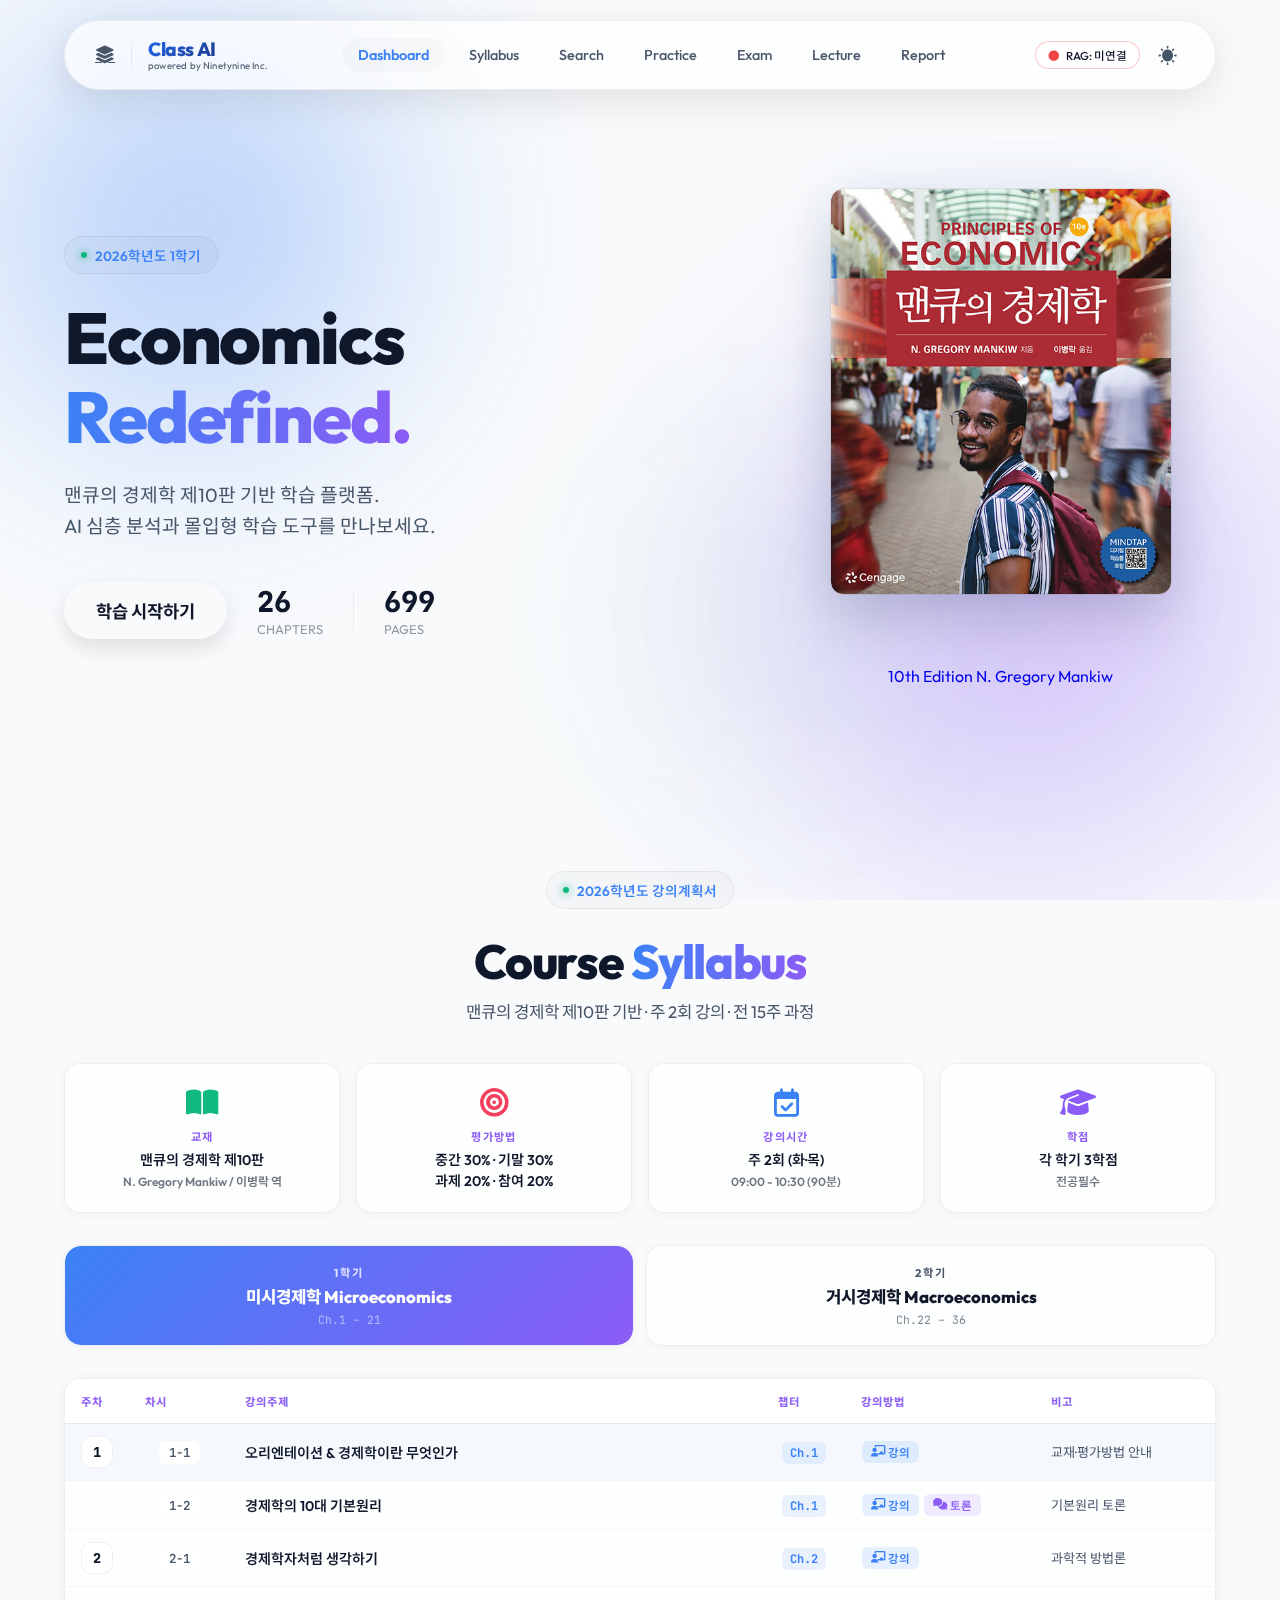
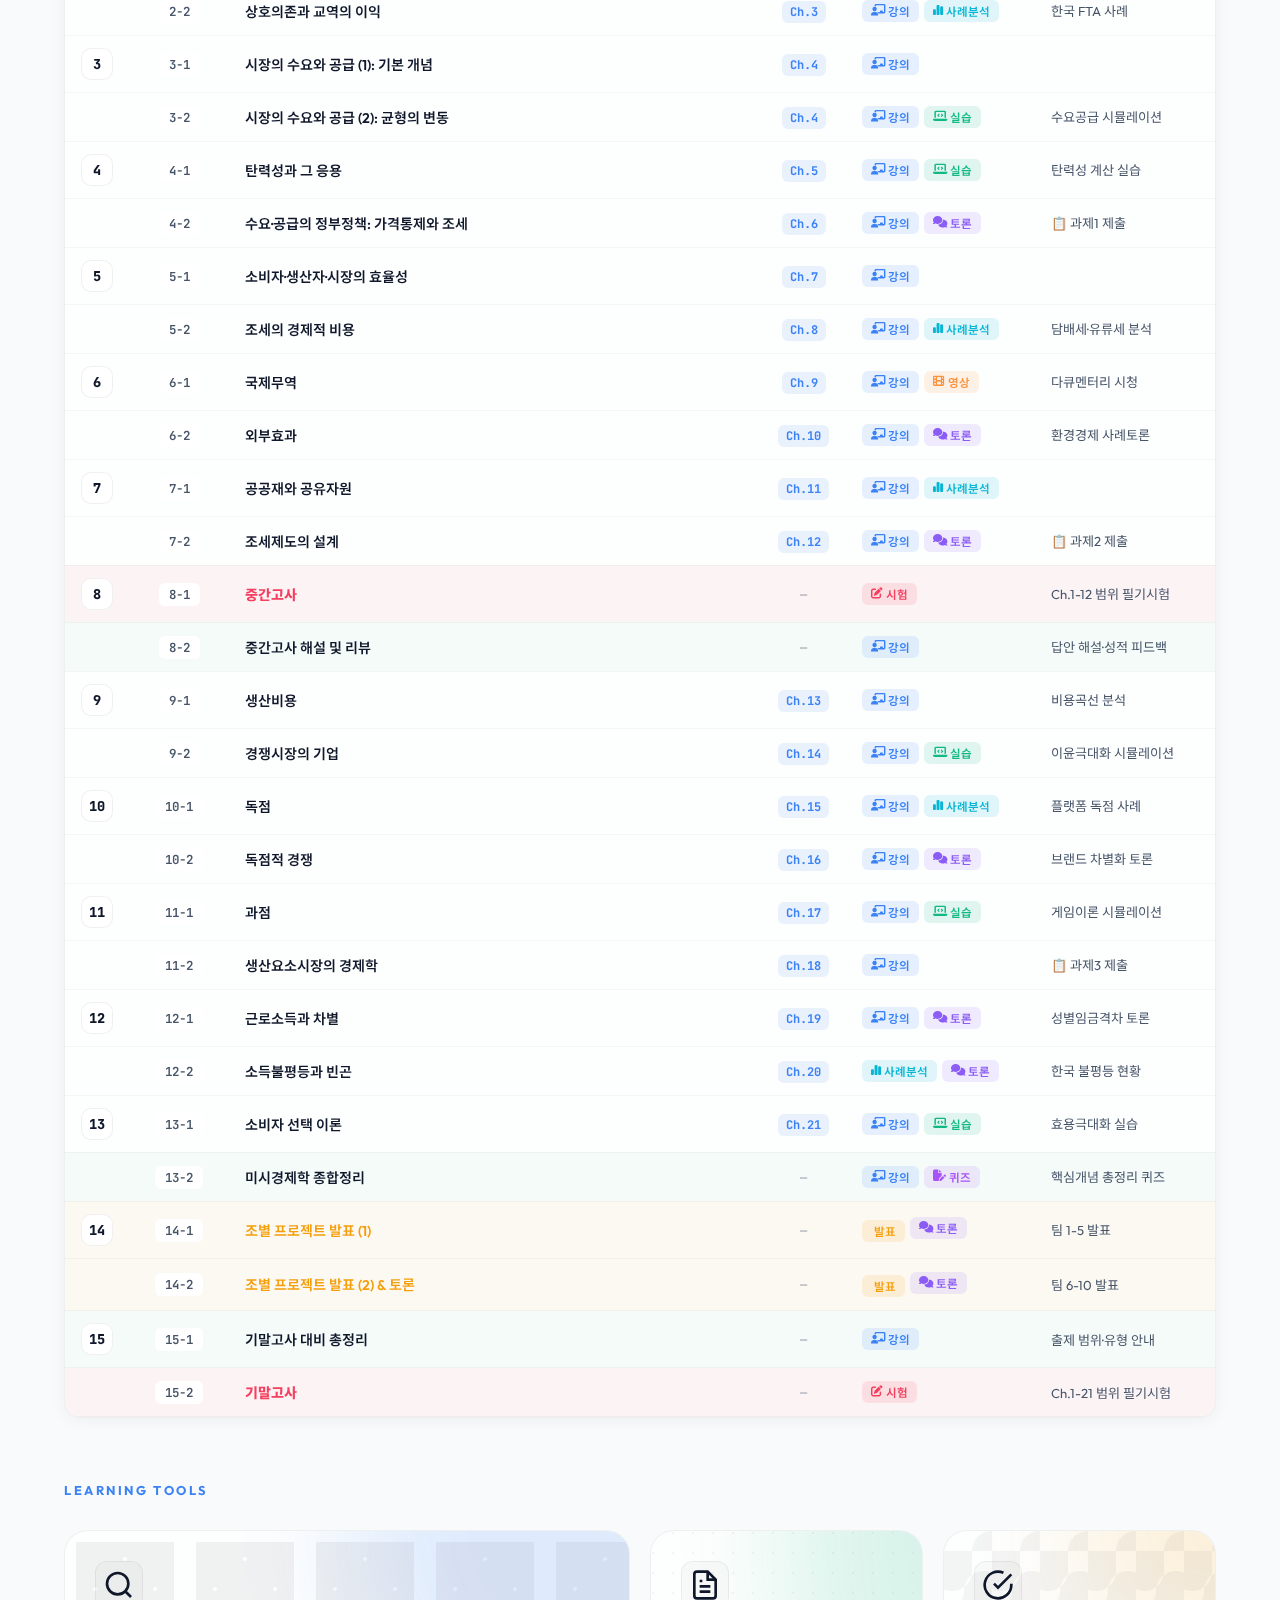
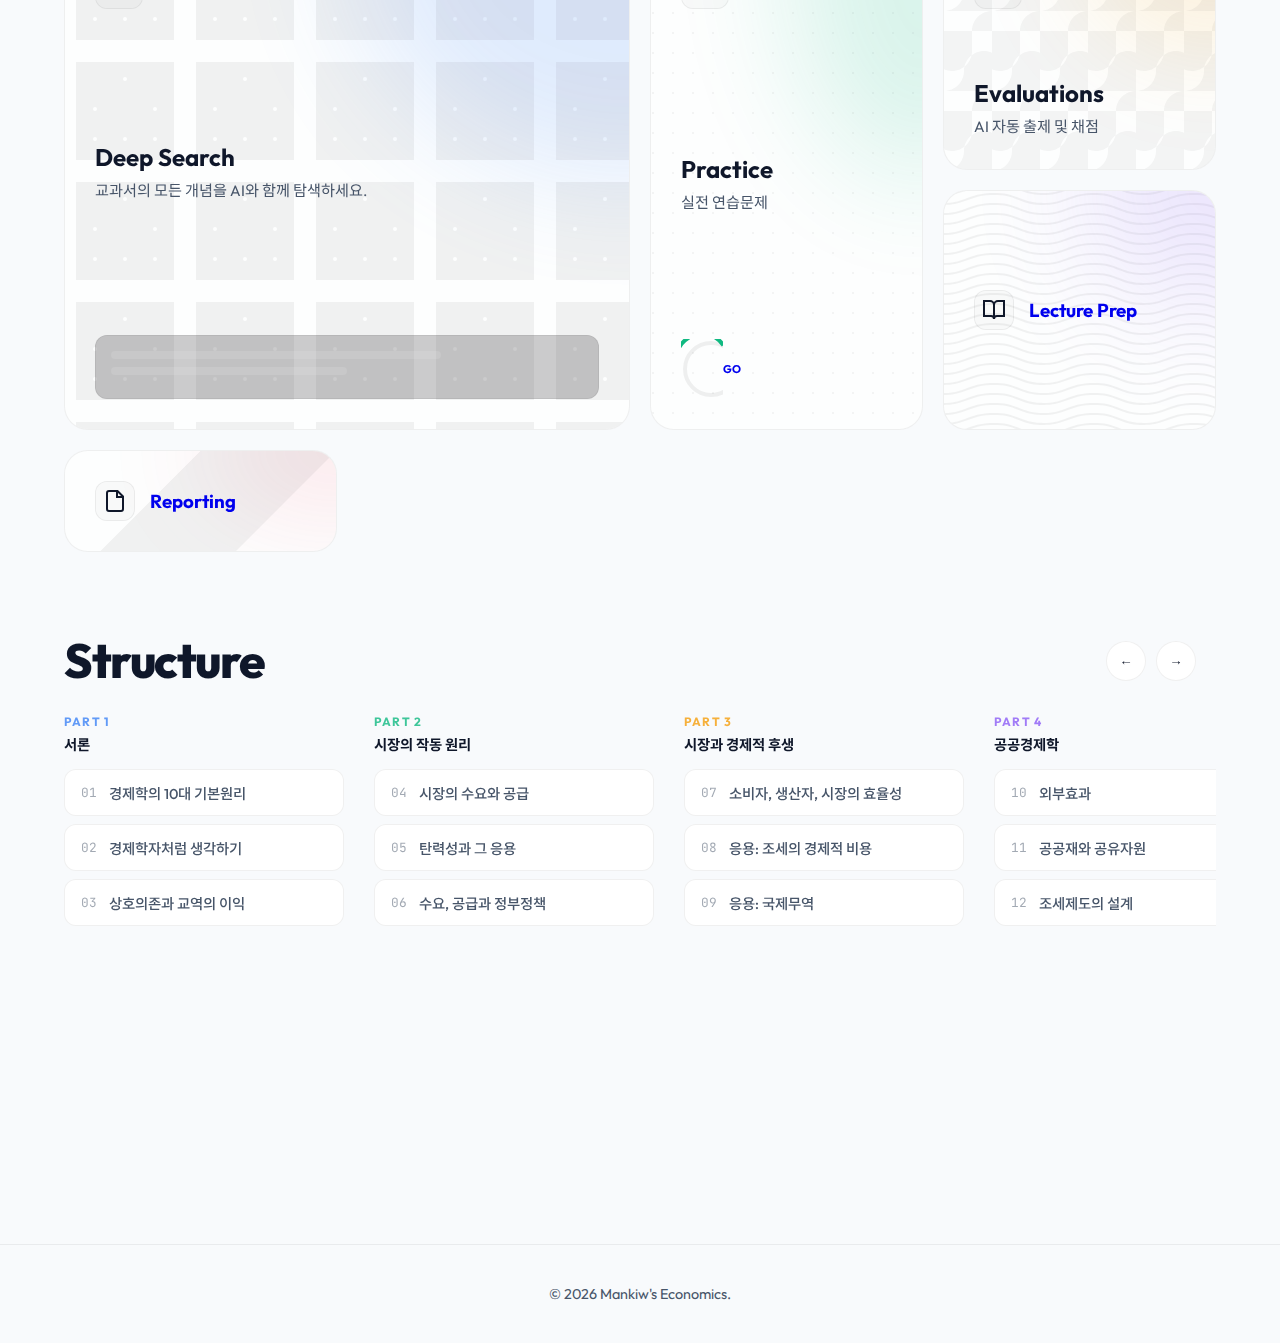
<file: index.html>
<!DOCTYPE html>
<html lang="ko">

<head>
  <meta charset="UTF-8">
  <meta name="viewport" content="width=device-width, initial-scale=1.0">
  <title>Mankiw's Economics | Premium Learning Platform</title>
  <link rel="stylesheet" href="css/style.css">
  <script>
    // FOUC 방지 및 테마 초기화
    (function () {
      const t = localStorage.getItem('mankiw_theme') ||
        (window.matchMedia('(prefers-color-scheme: dark)').matches ? 'dark' : 'light');
      document.documentElement.setAttribute('data-theme', t);
    })();
  </script>
</head>

<body>
  <!-- Dynamic Background Wrapper -->
  <div class="aurora-bg">
    <div class="aurora-blob blob-1"></div>
    <div class="aurora-blob blob-2"></div>
    <div class="aurora-blob blob-3"></div>
  </div>

  <div class="main-content">

    <!-- Hero Section: Immersive & Bold -->
    <section class="hero-section">
      <div class="hero-content">
        <div class="badge-glass">
          <span class="pulse-dot"></span> 2026학년도 1학기
        </div>
        <h1 class="hero-title">
          Economics<br>
          <span class="gradient-text-animated">Redefined.</span>
        </h1>
        <p class="hero-desc">
          맨큐의 경제학 제10판 기반 학습 플랫폼.<br>
          AI 심층 분석과 몰입형 학습 도구를 만나보세요.
        </p>
        <div class="hero-actions">
          <a href="search.html" class="btn-glow">학습 시작하기</a>
          <div class="hero-status">
            <span class="status-value" data-count="36">0</span>
            <span class="status-label">Chapters</span>
          </div>
          <div class="hero-divider"></div>
          <div class="hero-status">
            <span class="status-value" data-count="992">0</span>
            <span class="status-label">Pages</span>
          </div>
        </div>
      </div>

      <!-- Textbook Cover Visual -->
      <!-- Textbook Cover Visual (Clickable) -->
      <div class="hero-visual">
        <a href="https://product.kyobobook.co.kr/detail/S000215768656" target="_blank" class="book-link-wrapper"
          title="교보문고에서 책 구매하기">
          <div class="book-showcase">
            <div class="book-glow"></div>
            <div class="book-card">
              <img src="img/textbook_cover.jpg" alt="맨큐의 경제학 제10판 - Principles of Economics 10th Edition"
                class="book-cover-img">
            </div>
            <div class="book-reflection"></div>
            <div class="book-info-badge">
              <span class="edition-tag">10th Edition</span>
              <span class="author-name">N. Gregory Mankiw</span>
            </div>
          </div>
        </a>
      </div>
    </section>

    <!-- ══════════════════════════════════════
         SYLLABUS SECTION
         ══════════════════════════════════════ -->
    <section class="syllabus-section" id="syllabus">
      <div class="syllabus-header">
        <div class="badge-glass"><span class="pulse-dot"></span> 2026학년도 강의계획서</div>
        <h2 class="section-title">Course <span class="gradient-text-animated">Syllabus</span></h2>
        <p style="color: var(--text-muted); font-size: 1.05rem; margin-top: 0.5rem;">
          맨큐의 경제학 제10판 기반 · 주 2회 강의 · 전 15주 과정
        </p>
      </div>

      <!-- Course Info Cards -->
      <div class="syllabus-info-grid">
        <div class="syl-info-card">
          <div class="syl-info-icon"><i class="fa-solid fa-book-open" style="color:var(--accent-emerald)"></i></div>
          <div class="syl-info-label">교재</div>
          <div class="syl-info-value">맨큐의 경제학 제10판<br><span style="font-size:0.75rem;opacity:0.6">N. Gregory Mankiw /
              이병락 역</span></div>
        </div>
        <div class="syl-info-card">
          <div class="syl-info-icon"><i class="fa-solid fa-bullseye" style="color:var(--accent-rose)"></i></div>
          <div class="syl-info-label">평가방법</div>
          <div class="syl-info-value">중간 30% · 기말 30%<br>과제 20% · 참여 20%</div>
        </div>
        <div class="syl-info-card">
          <div class="syl-info-icon"><i class="fa-regular fa-calendar-check" style="color:var(--accent-primary)"></i>
          </div>
          <div class="syl-info-label">강의시간</div>
          <div class="syl-info-value">주 2회 (화·목)<br><span style="font-size:0.75rem;opacity:0.6">09:00 - 10:30
              (90분)</span></div>
        </div>
        <div class="syl-info-card">
          <div class="syl-info-icon"><i class="fa-solid fa-graduation-cap" style="color:var(--accent-violet)"></i></div>
          <div class="syl-info-label">학점</div>
          <div class="syl-info-value">각 학기 3학점<br><span style="font-size:0.75rem;opacity:0.6">전공필수</span></div>
        </div>
      </div>

      <!-- Semester Tabs -->
      <div class="semester-switcher">
        <button class="semester-tab active" onclick="switchSemester(1, this)">
          <span class="sem-num">1학기</span>
          <span class="sem-name">미시경제학 Microeconomics</span>
          <span class="sem-chapters">Ch.1 – 21</span>
        </button>
        <button class="semester-tab" onclick="switchSemester(2, this)">
          <span class="sem-num">2학기</span>
          <span class="sem-name">거시경제학 Macroeconomics</span>
          <span class="sem-chapters">Ch.22 – 36</span>
        </button>
      </div>

      <!-- Table Container -->
      <div id="syllabusTableContainer"></div>
    </section>

    <!-- Bento Grid Navigation -->
    <section class="bento-section">
      <h2 class="section-label">LEARNING TOOLS</h2>
      <div class="bento-grid">

        <!-- Search: Main Large Card -->
        <a href="search.html" class="bento-card card-large card-search spotlight" data-tilt>
          <div class="card-bg-glow blue"></div>
          <div class="card-content">
            <div class="card-icon-wrapper">
              <svg width="32" height="32" viewBox="0 0 24 24" fill="none" stroke="currentColor" stroke-width="2">
                <circle cx="11" cy="11" r="8"></circle>
                <line x1="21" y1="21" x2="16.65" y2="16.65"></line>
              </svg>
            </div>
            <div class="card-text">
              <h3>Deep Search</h3>
              <p>교과서의 모든 개념을 AI와 함께 탐색하세요.</p>
            </div>
            <div class="card-visual-decoration search-ui">
              <div class="skeleton-line w-70"></div>
              <div class="skeleton-line w-50"></div>
            </div>
          </div>
        </a>

        <!-- Practice: Tall Card -->
        <a href="practice.html" class="bento-card card-tall card-practice spotlight" data-tilt>
          <div class="card-bg-glow emerald"></div>
          <div class="card-content">
            <div class="card-icon-wrapper">
              <svg width="32" height="32" viewBox="0 0 24 24" fill="none" stroke="currentColor" stroke-width="2">
                <path d="M14 2H6a2 2 0 0 0-2 2v16a2 2 0 0 0 2 2h12a2 2 0 0 0 2-2V8z"></path>
                <polyline points="14 2 14 8 20 8"></polyline>
                <line x1="16" y1="13" x2="8" y2="13"></line>
                <line x1="16" y1="17" x2="8" y2="17"></line>
                <polyline points="10 9 9 9 8 9"></polyline>
              </svg>
            </div>
            <div class="card-text">
              <h3>Practice</h3>
              <p>실전 연습문제</p>
            </div>
            <div class="progress-ring-mini">
              <svg width="60" height="60">
                <circle r="26" cx="30" cy="30" class="circle-bg" />
                <circle r="26" cx="30" cy="30" class="circle-progress" />
              </svg>
              <span>GO</span>
            </div>
          </div>
        </a>

        <!-- Exam: Medium Card -->
        <a href="exam.html" class="bento-card card-medium card-evaluations spotlight" data-tilt>
          <div class="card-bg-glow amber"></div>
          <div class="card-content">
            <div class="card-icon-wrapper">
              <svg width="32" height="32" viewBox="0 0 24 24" fill="none" stroke="currentColor" stroke-width="2">
                <path d="M22 11.08V12a10 10 0 1 1-5.93-9.14"></path>
                <polyline points="22 4 12 14.01 9 11.01"></polyline>
              </svg>
            </div>
            <div class="card-text">
              <h3>Evaluations</h3>
              <p>AI 자동 출제 및 채점</p>
            </div>
          </div>
        </a>

        <!-- Custom Tools: Small Cards Group -->
        <a href="lecture.html" class="bento-card card-small card-lecture spotlight" data-tilt>
          <div class="card-bg-glow violet"></div>
          <div class="card-content row">
            <div class="card-icon-wrapper small">
              <svg width="24" height="24" viewBox="0 0 24 24" fill="none" stroke="currentColor" stroke-width="2">
                <path d="M2 3h6a4 4 0 0 1 4 4v14a3 3 0 0 0-3-3H2z"></path>
                <path d="M22 3h-6a4 4 0 0 0-4 4v14a3 3 0 0 1 3-3h7z"></path>
              </svg>
            </div>
            <div>
              <h3>Lecture Prep</h3>
            </div>
          </div>
        </a>

        <a href="report.html" class="bento-card card-small card-reporting spotlight" data-tilt>
          <div class="card-bg-glow rose"></div>
          <div class="card-content row">
            <div class="card-icon-wrapper small">
              <svg width="24" height="24" viewBox="0 0 24 24" fill="none" stroke="currentColor" stroke-width="2">
                <path d="M14.5 2H6a2 2 0 0 0-2 2v16a2 2 0 0 0 2 2h12a2 2 0 0 0 2-2V7.5L14.5 2z"></path>
                <polyline points="14 2 14 8 20 8"></polyline>
              </svg>
            </div>
            <div>
              <h3>Reporting</h3>
            </div>
          </div>
        </a>

      </div>
    </section>

    <!-- Chapter Horizontal Scroll -->
    <section class="section">
      <div class="section-header-row">
        <h2 class="section-title">Structure</h2>
        <div class="scroll-controls">
          <button class="scroll-btn prev">←</button>
          <button class="scroll-btn next">→</button>
        </div>
      </div>
      <div class="chapter-scroll-container" id="chapterOverview">
        <!-- JS injected chapters -->
      </div>
    </section>
  </div>

  <script src="js/data.js"></script>
  <script src="js/key_manager.js"></script>
  <script src="js/rag_client.js"></script>
  <script src="js/common.js"></script>
  <script>
    // Navbar & Footer handled automatically by common.js

    // ══════════════════════════════════════
    //  SYLLABUS DATA & RENDERING
    // ══════════════════════════════════════
    const METHOD_COLORS = {
      '강의': { bg: 'rgba(59,130,246,0.12)', color: 'var(--accent-primary)', icon: '<i class="fa-solid fa-chalkboard-user"></i>' },
      '토론': { bg: 'rgba(139,92,246,0.12)', color: 'var(--accent-violet)', icon: '<i class="fa-solid fa-comments"></i>' },
      '발표': { bg: 'rgba(245,158,11,0.12)', color: 'var(--accent-amber)', icon: '<i class="fa-solid fa-presentation-screen"></i>' },
      '실습': { bg: 'rgba(16,185,129,0.12)', color: 'var(--accent-emerald)', icon: '<i class="fa-solid fa-laptop-code"></i>' },
      '시험': { bg: 'rgba(244,63,94,0.12)', color: 'var(--accent-rose)', icon: '<i class="fa-solid fa-pen-to-square"></i>' },
      '사례분석': { bg: 'rgba(6,182,212,0.12)', color: '#06B6D4', icon: '<i class="fa-solid fa-chart-simple"></i>' },
      '영상': { bg: 'rgba(251,146,60,0.12)', color: '#FB923C', icon: '<i class="fa-solid fa-film"></i>' },
      '퀴즈': { bg: 'rgba(168,85,247,0.12)', color: '#A855F7', icon: '<i class="fa-solid fa-file-pen"></i>' }
    };

    const SYLLABUS = {
      1: [
        // Week 1
        { w: 1, s: '1-1', topic: '오리엔테이션 & 경제학이란 무엇인가', ch: 1, methods: ['강의'], note: '교재·평가방법 안내', type: 'intro' },
        { w: 1, s: '1-2', topic: '경제학의 10대 기본원리', ch: 1, methods: ['강의', '토론'], note: '기본원리 토론' },
        // Week 2
        { w: 2, s: '2-1', topic: '경제학자처럼 생각하기', ch: 2, methods: ['강의'], note: '과학적 방법론' },
        { w: 2, s: '2-2', topic: '상호의존과 교역의 이익', ch: 3, methods: ['강의', '사례분석'], note: '한국 FTA 사례' },
        // Week 3
        { w: 3, s: '3-1', topic: '시장의 수요와 공급 (1): 기본 개념', ch: 4, methods: ['강의'], note: '' },
        { w: 3, s: '3-2', topic: '시장의 수요와 공급 (2): 균형의 변동', ch: 4, methods: ['강의', '실습'], note: '수요공급 시뮬레이션' },
        // Week 4
        { w: 4, s: '4-1', topic: '탄력성과 그 응용', ch: 5, methods: ['강의', '실습'], note: '탄력성 계산 실습' },
        { w: 4, s: '4-2', topic: '수요·공급의 정부정책: 가격통제와 조세', ch: 6, methods: ['강의', '토론'], note: '📋 과제1 제출' },
        // Week 5
        { w: 5, s: '5-1', topic: '소비자·생산자·시장의 효율성', ch: 7, methods: ['강의'], note: '' },
        { w: 5, s: '5-2', topic: '조세의 경제적 비용', ch: 8, methods: ['강의', '사례분석'], note: '담배세·유류세 분석' },
        // Week 6
        { w: 6, s: '6-1', topic: '국제무역', ch: 9, methods: ['강의', '영상'], note: '다큐멘터리 시청' },
        { w: 6, s: '6-2', topic: '외부효과', ch: 10, methods: ['강의', '토론'], note: '환경경제 사례토론' },
        // Week 7
        { w: 7, s: '7-1', topic: '공공재와 공유자원', ch: 11, methods: ['강의', '사례분석'], note: '' },
        { w: 7, s: '7-2', topic: '조세제도의 설계', ch: 12, methods: ['강의', '토론'], note: '📋 과제2 제출' },
        // Week 8 - Midterm
        { w: 8, s: '8-1', topic: '중간고사', ch: null, methods: ['시험'], note: 'Ch.1-12 범위 필기시험', type: 'exam' },
        { w: 8, s: '8-2', topic: '중간고사 해설 및 리뷰', ch: null, methods: ['강의'], note: '답안 해설·성적 피드백', type: 'review' },
        // Week 9
        { w: 9, s: '9-1', topic: '생산비용', ch: 13, methods: ['강의'], note: '비용곡선 분석' },
        { w: 9, s: '9-2', topic: '경쟁시장의 기업', ch: 14, methods: ['강의', '실습'], note: '이윤극대화 시뮬레이션' },
        // Week 10
        { w: 10, s: '10-1', topic: '독점', ch: 15, methods: ['강의', '사례분석'], note: '플랫폼 독점 사례' },
        { w: 10, s: '10-2', topic: '독점적 경쟁', ch: 16, methods: ['강의', '토론'], note: '브랜드 차별화 토론' },
        // Week 11
        { w: 11, s: '11-1', topic: '과점', ch: 17, methods: ['강의', '실습'], note: '게임이론 시뮬레이션' },
        { w: 11, s: '11-2', topic: '생산요소시장의 경제학', ch: 18, methods: ['강의'], note: '📋 과제3 제출' },
        // Week 12
        { w: 12, s: '12-1', topic: '근로소득과 차별', ch: 19, methods: ['강의', '토론'], note: '성별임금격차 토론' },
        { w: 12, s: '12-2', topic: '소득불평등과 빈곤', ch: 20, methods: ['사례분석', '토론'], note: '한국 불평등 현황' },
        // Week 13
        { w: 13, s: '13-1', topic: '소비자 선택 이론', ch: 21, methods: ['강의', '실습'], note: '효용극대화 실습' },
        { w: 13, s: '13-2', topic: '미시경제학 종합정리', ch: null, methods: ['강의', '퀴즈'], note: '핵심개념 총정리 퀴즈', type: 'review' },
        // Week 14 - Presentations
        { w: 14, s: '14-1', topic: '조별 프로젝트 발표 (1)', ch: null, methods: ['발표', '토론'], note: '팀 1-5 발표', type: 'presentation' },
        { w: 14, s: '14-2', topic: '조별 프로젝트 발표 (2) & 토론', ch: null, methods: ['발표', '토론'], note: '팀 6-10 발표', type: 'presentation' },
        // Week 15 - Final
        { w: 15, s: '15-1', topic: '기말고사 대비 총정리', ch: null, methods: ['강의'], note: '출제 범위·유형 안내', type: 'review' },
        { w: 15, s: '15-2', topic: '기말고사', ch: null, methods: ['시험'], note: 'Ch.1-21 범위 필기시험', type: 'exam' }
      ],
      2: [
        // Week 1
        { w: 1, s: '1-1', topic: '거시경제학 개관 & 오리엔테이션', ch: null, methods: ['강의'], note: '1학기 핵심 복습', type: 'intro' },
        { w: 1, s: '1-2', topic: '국민소득의 측정: GDP', ch: 22, methods: ['강의', '실습'], note: 'GDP 계산 실습' },
        // Week 2
        { w: 2, s: '2-1', topic: '생활비의 측정: CPI', ch: 23, methods: ['강의', '실습'], note: 'CPI 계산 실습' },
        { w: 2, s: '2-2', topic: '생산과 성장', ch: 24, methods: ['강의', '사례분석'], note: '한국 성장요인 분석' },
        // Week 3
        { w: 3, s: '3-1', topic: '저축, 투자와 금융제도', ch: 25, methods: ['강의'], note: '' },
        { w: 3, s: '3-2', topic: '금융시장의 기본 분석도구', ch: 26, methods: ['강의', '사례분석'], note: '주식시장 분석 사례' },
        // Week 4
        { w: 4, s: '4-1', topic: '실업', ch: 27, methods: ['강의', '토론'], note: '청년실업 현안 토론' },
        { w: 4, s: '4-2', topic: '화폐제도', ch: 28, methods: ['강의', '영상'], note: '📋 과제1 제출' },
        // Week 5
        { w: 5, s: '5-1', topic: '화폐의 성장과 인플레이션', ch: 29, methods: ['강의'], note: '초인플레이션 사례' },
        { w: 5, s: '5-2', topic: '개방경제의 거시경제학: 기본 개념', ch: 30, methods: ['강의', '실습'], note: '환율 데이터 분석' },
        // Week 6
        { w: 6, s: '6-1', topic: '개방경제의 거시경제 이론', ch: 31, methods: ['강의', '사례분석'], note: '외환위기 사례' },
        { w: 6, s: '6-2', topic: '총수요와 총공급 (1): 기본 모형', ch: 32, methods: ['강의'], note: '' },
        // Week 7
        { w: 7, s: '7-1', topic: '총수요와 총공급 (2): 경기변동 분석', ch: 32, methods: ['사례분석', '토론'], note: '📋 과제2 제출' },
        { w: 7, s: '7-2', topic: '통화·재정정책이 총수요에 미치는 영향', ch: 33, methods: ['강의', '토론'], note: '정책 효과 토론' },
        // Week 8 - Midterm
        { w: 8, s: '8-1', topic: '중간고사', ch: null, methods: ['시험'], note: 'Ch.22-33 범위 필기시험', type: 'exam' },
        { w: 8, s: '8-2', topic: '중간고사 해설 및 경제지표 분석 실습', ch: null, methods: ['강의', '실습'], note: '답안 해설·지표 분석', type: 'review' },
        // Week 9
        { w: 9, s: '9-1', topic: '인플레이션과 실업의 상충관계 (1)', ch: 34, methods: ['강의'], note: '필립스 곡선 이론' },
        { w: 9, s: '9-2', topic: '인플레이션과 실업의 상충관계 (2)', ch: 34, methods: ['실습', '사례분석'], note: '한국 데이터 분석' },
        // Week 10
        { w: 10, s: '10-1', topic: '거시경제정책의 다섯 가지 논쟁 (1)', ch: 35, methods: ['강의', '토론'], note: '정책 디베이트 준비' },
        { w: 10, s: '10-2', topic: '거시경제정책의 다섯 가지 논쟁 (2)', ch: 35, methods: ['토론'], note: '찬반 디베이트', type: 'presentation' },
        // Week 11
        { w: 11, s: '11-1', topic: '경제학의 최전선: 행동경제학과 새 패러다임', ch: 36, methods: ['강의', '영상'], note: '📋 과제3 제출' },
        { w: 11, s: '11-2', topic: '경제학의 최전선: 응용과 현실 사례', ch: 36, methods: ['사례분석', '토론'], note: '실생활 적용 토론' },
        // Week 12
        { w: 12, s: '12-1', topic: '한국 거시경제 현안 분석', ch: null, methods: ['토론', '실습'], note: '팀 프로젝트 중간점검', type: 'review' },
        { w: 12, s: '12-2', topic: '글로벌 경제 이슈: 금융위기와 통화정책', ch: null, methods: ['강의', '영상', '토론'], note: '2008 금융위기 다큐' },
        // Week 13
        { w: 13, s: '13-1', topic: '거시경제학 종합정리 (1): 이론편', ch: null, methods: ['강의'], note: '핵심이론 총정리', type: 'review' },
        { w: 13, s: '13-2', topic: '거시경제학 종합정리 (2): 응용편', ch: null, methods: ['실습', '퀴즈'], note: '종합 퀴즈', type: 'review' },
        // Week 14 - Presentations
        { w: 14, s: '14-1', topic: '조별 프로젝트 발표 (1)', ch: null, methods: ['발표', '토론'], note: '팀 1-5 발표', type: 'presentation' },
        { w: 14, s: '14-2', topic: '조별 프로젝트 발표 (2) & 종합 토론', ch: null, methods: ['발표', '토론'], note: '팀 6-10·우수팀 시상', type: 'presentation' },
        // Week 15 - Final
        { w: 15, s: '15-1', topic: '기말고사 대비 총정리', ch: null, methods: ['강의'], note: '출제 범위·유형 안내', type: 'review' },
        { w: 15, s: '15-2', topic: '기말고사', ch: null, methods: ['시험'], note: 'Ch.22-36 범위 필기시험', type: 'exam' }
      ]
    };

    function renderMethodBadge(method) {
      const m = METHOD_COLORS[method] || { bg: 'rgba(100,100,100,0.1)', color: 'var(--text-muted)', icon: '📌' };
      return `<span class="method-badge" style="background:${m.bg};color:${m.color}">${m.icon} ${method}</span>`;
    }

    function renderSyllabus(sem) {
      const data = SYLLABUS[sem];
      if (!data) return;

      let rows = '';
      let prevWeek = 0;

      data.forEach(s => {
        const isNewWeek = s.w !== prevWeek;
        prevWeek = s.w;

        const rowType = s.type || 'normal';
        const rowClass = rowType === 'exam' ? 'syl-row-exam' :
          rowType === 'presentation' ? 'syl-row-present' :
            rowType === 'review' ? 'syl-row-review' :
              rowType === 'intro' ? 'syl-row-intro' : '';

        const topicLink = s.ch
          ? `<a href="lecture.html?chapter=${s.ch}" class="syl-topic-link">${s.topic}</a>`
          : `<span class="syl-topic-text">${s.topic}</span>`;

        const chapterTag = s.ch
          ? `<span class="syl-ch-tag">Ch.${s.ch}</span>`
          : `<span class="syl-ch-tag syl-ch-na">—</span>`;

        const methodsHtml = s.methods.map(m => renderMethodBadge(m)).join(' ');

        rows += `
          <tr class="syl-row ${rowClass} ${isNewWeek ? 'syl-week-start' : ''}">
            <td class="syl-td-week">${isNewWeek ? `<span class="syl-week-num">${s.w}</span>` : ''}</td>
            <td class="syl-td-session"><span class="syl-session-badge">${s.s}</span></td>
            <td class="syl-td-topic">${topicLink}</td>
            <td class="syl-td-chapter">${chapterTag}</td>
            <td class="syl-td-methods">${methodsHtml}</td>
            <td class="syl-td-note">${s.note || ''}</td>
          </tr>
        `;
      });

      const semLabel = sem === 1 ? '1학기 미시경제학' : '2학기 거시경제학';

      document.getElementById('syllabusTableContainer').innerHTML = `
        <div class="syl-table-wrap">
          <table class="syl-table">
            <thead>
              <tr>
                <th class="syl-th" style="width:60px">주차</th>
                <th class="syl-th" style="width:100px">차시</th>
                <th class="syl-th">강의주제</th>
                <th class="syl-th" style="width:70px">챕터</th>
                <th class="syl-th" style="width:190px">강의방법</th>
                <th class="syl-th" style="width:180px">비고</th>
              </tr>
            </thead>
            <tbody>${rows}</tbody>
          </table>
        </div>
      `;
    }

    function switchSemester(sem, btn) {
      document.querySelectorAll('.semester-tab').forEach(t => t.classList.remove('active'));
      if (btn) btn.classList.add('active');
      renderSyllabus(sem);
    }

    // Initial render
    document.addEventListener('DOMContentLoaded', () => {
      renderSyllabus(1);
    });

    // Chapter generation logic optimized for horizontal scroll
    const container = document.getElementById('chapterOverview');
    const colors = ['var(--blue-500)', 'var(--emerald-500)', 'var(--amber-500)', 'var(--violet-500)', 'var(--rose-500)'];

    let html = '';
    TEXTBOOK_DATA.parts.forEach((part, i) => {
      html += `
        <div class="part-column">
            <div class="part-header">
                <span class="part-id" style="color: ${colors[i % colors.length]}">PART ${part.id}</span>
                <span class="part-text">${part.title}</span>
            </div>
            <div class="part-chapters">
                ${part.chapters.map(ch => `
                    <a href="search.html?chapter=${ch.id}" class="chapter-pill">
                        <span class="ch-num">${String(ch.id).padStart(2, '0')}</span>
                        <span class="ch-title">${ch.title}</span>
                    </a>
                `).join('')}
            </div>
        </div>
        `;
    });
    container.innerHTML = html;

    // Scroll buttons
    document.querySelector('.scroll-btn.next').onclick = () => {
      container.scrollBy({ left: 300, behavior: 'smooth' });
    };
    document.querySelector('.scroll-btn.prev').onclick = () => {
      container.scrollBy({ left: -300, behavior: 'smooth' });
    };

    // Hero Count Up Animation
    const counters = document.querySelectorAll('.status-value');
    counters.forEach(counter => {
      const target = +counter.getAttribute('data-count');
      const duration = 2000;
      const increment = target / (duration / 16);

      let current = 0;
      const updateCounter = () => {
        current += increment;
        if (current < target) {
          counter.textContent = Math.ceil(current);
          requestAnimationFrame(updateCounter);
        } else {
          counter.textContent = target;
        }
      };
      updateCounter();
    });
  </script>
</body>

</html>
</file>
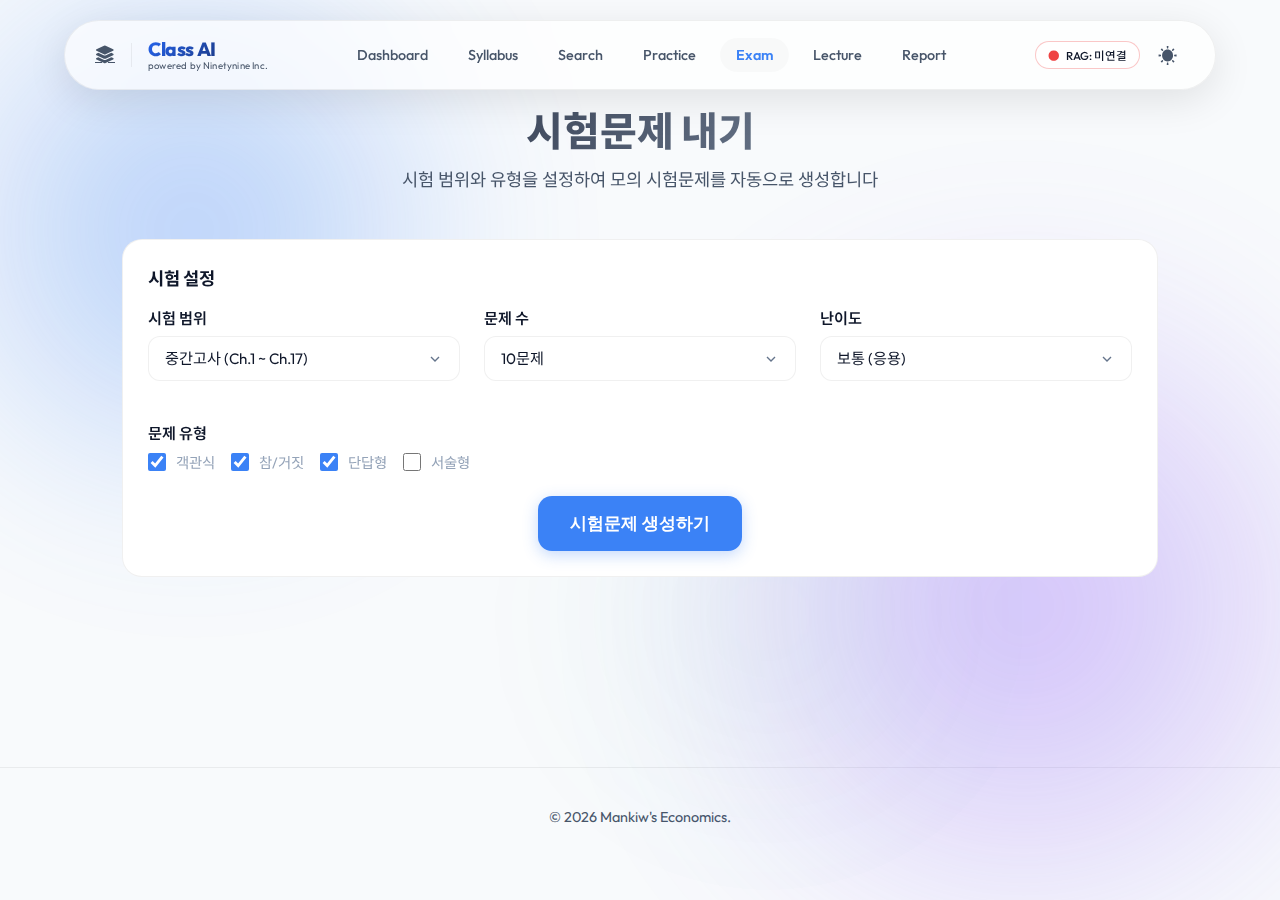
<file: exam.html>
<!DOCTYPE html>
<html lang="ko">

<head>
    <meta charset="UTF-8">
    <meta name="viewport" content="width=device-width, initial-scale=1.0">
    <meta name="description" content="맨큐의 경제학 - 시험문제 자동 생성. 범위와 유형을 선택하여 모의시험을 만들어보세요.">
    <title>시험문제 내기 | 맨큐의 경제학</title>
    <link rel="stylesheet" href="css/style.css">
    <script>
        (function () {
            const t = localStorage.getItem('mankiw_theme') ||
                (window.matchMedia('(prefers-color-scheme: dark)').matches ? 'dark' : 'light');
            document.documentElement.setAttribute('data-theme', t);
        })();
    </script>
</head>

<body>
    <div class="main-content">
        <div class="page-container">
            <div class="page-header">
                <h1>시험문제 내기</h1>
                <p>시험 범위와 유형을 설정하여 모의 시험문제를 자동으로 생성합니다</p>
            </div>

            <!-- Settings Panel -->
            <div class="settings-panel" id="settingsPanel">
                <h3 style="margin-bottom: 1rem; font-size: 1.1rem;">시험 설정</h3>

                <div style="display: grid; grid-template-columns: repeat(auto-fit, minmax(280px, 1fr)); gap: 1.5rem;">
                    <!-- Exam Range -->
                    <div class="form-group">
                        <label class="form-label">시험 범위</label>
                        <select class="form-select" id="examRange" onchange="updateChapterSelection()">
                            <option value="midterm">중간고사 (Ch.1 ~ Ch.17)</option>
                            <option value="final">기말고사 (Ch.18 ~ Ch.36)</option>
                            <option value="custom">직접 선택</option>
                            <option value="all">전체 범위</option>
                        </select>
                    </div>

                    <!-- Question Count -->
                    <div class="form-group">
                        <label class="form-label">문제 수</label>
                        <select class="form-select" id="questionCount">
                            <option value="5">5문제</option>
                            <option value="10" selected>10문제</option>
                            <option value="15">15문제</option>
                            <option value="20">20문제</option>
                            <option value="25">25문제</option>
                        </select>
                    </div>

                    <!-- Difficulty -->
                    <div class="form-group">
                        <label class="form-label">난이도</label>
                        <select class="form-select" id="difficulty">
                            <option value="easy">쉬움 (기본 개념)</option>
                            <option value="medium" selected>보통 (응용)</option>
                            <option value="hard">어려움 (심화)</option>
                            <option value="mixed">혼합</option>
                        </select>
                    </div>
                </div>

                <!-- Question Types -->
                <div class="form-group mt-3">
                    <label class="form-label">문제 유형</label>
                    <div style="display: flex; flex-wrap: wrap; gap: 16px;">
                        <label class="form-check">
                            <input type="checkbox" value="multiple" checked>
                            <span class="form-check-label">객관식</span>
                        </label>
                        <label class="form-check">
                            <input type="checkbox" value="tf" checked>
                            <span class="form-check-label">참/거짓</span>
                        </label>
                        <label class="form-check">
                            <input type="checkbox" value="short" checked>
                            <span class="form-check-label">단답형</span>
                        </label>
                        <label class="form-check">
                            <input type="checkbox" value="essay">
                            <span class="form-check-label">서술형</span>
                        </label>
                    </div>
                </div>

                <!-- Custom Chapter Selection -->
                <div class="form-group mt-2 hidden" id="customChaptersSection">
                    <label class="form-label">챕터 선택</label>
                    <div id="chapterCheckboxes"
                        style="display: grid; grid-template-columns: repeat(auto-fit, minmax(240px, 1fr)); gap: 6px; padding: 12px; background: var(--bg-tertiary); border-radius: var(--radius-sm); border: 1px solid var(--border-subtle);">
                    </div>
                </div>

                <!-- Generate Button -->
                <div style="text-align: center; margin-top: 1.5rem;">
                    <button class="btn btn-primary btn-lg" onclick="generateExam()">
                        시험문제 생성하기
                    </button>
                </div>
            </div>

            <!-- Generated Exam -->
            <div id="examContainer" class="hidden">
                <div style="display: flex; align-items: center; justify-content: space-between; margin-bottom: 1.5rem;">
                    <div>
                        <h2 id="examTitle" style="font-size: 1.3rem; font-weight: 700;"></h2>
                        <p id="examInfo" style="color: var(--text-tertiary); font-size: 0.85rem;"></p>
                    </div>
                    <div style="display: flex; gap: 8px;">
                        <button class="btn btn-secondary btn-sm" onclick="toggleSettings()">설정</button>
                        <button class="btn btn-secondary btn-sm" onclick="printExam()">인쇄</button>
                        <button class="btn btn-secondary btn-sm" onclick="downloadExam()">다운로드</button>
                    </div>
                </div>

                <!-- Timer -->
                <div class="settings-panel"
                    style="display: flex; align-items: center; justify-content: space-between; padding: 1rem 1.5rem; margin-bottom: 1.5rem;">
                    <div style="display: flex; align-items: center; gap: 12px;">
                        <span
                            style="font-size: 1.2rem; font-weight: 700; font-family: 'JetBrains Mono', monospace;">T</span>
                        <div>
                            <div
                                style="font-size: 0.75rem; color: var(--text-muted); text-transform: uppercase; letter-spacing: 0.08em;">
                                남은 시간</div>
                            <div id="timer"
                                style="font-family: 'JetBrains Mono', monospace; font-size: 1.5rem; font-weight: 700; color: var(--primary-400);">
                                --:--</div>
                        </div>
                    </div>
                    <div style="display: flex; gap: 8px;">
                        <button class="btn btn-sm btn-secondary" id="timerToggle" onclick="toggleTimer()">▶ 시작</button>
                        <select class="form-select" id="timerDuration" style="width: auto; padding: 6px 32px 6px 12px;"
                            onchange="resetTimer()">
                            <option value="30">30분</option>
                            <option value="45">45분</option>
                            <option value="60" selected>60분</option>
                            <option value="90">90분</option>
                            <option value="120">120분</option>
                        </select>
                    </div>
                </div>

                <div class="progress-bar mb-2">
                    <div class="progress-bar-fill" id="examProgressBar" style="width: 0%"></div>
                </div>
                <div style="font-size: 0.8rem; color: var(--text-muted); margin-bottom: 1.5rem;" id="examProgressText">
                    0% 완료
                </div>

                <div id="examQuestions"></div>

                <div style="text-align: center; margin-top: 2rem; display: flex; gap: 12px; justify-content: center;">
                    <button class="btn btn-primary btn-lg" id="examSubmitBtn" onclick="submitExam()">
                        시험 제출하기
                    </button>
                    <button class="btn btn-secondary btn-lg" onclick="showAnswerKey()">
                        정답 확인하기
                    </button>
                </div>

                <div id="examScoreDisplay" class="hidden mt-3"></div>
            </div>
        </div>
    </div>

    <script src="js/data.js"></script>
    <script src="js/key_manager.js"></script>
    <script src="js/rag_client.js"></script>
    <script src="js/common.js"></script>
    <script>
        // Navbar & Footer handled automatically by common.js

        let examQuestions = [];
        let examAnswers = {};
        let examSubmitted = false;
        let timerInterval = null;
        let timerSeconds = 3600;
        let timerRunning = false;

        document.addEventListener('DOMContentLoaded', () => {
            if (typeof getAllChapters !== 'function') {
                console.error('Missing getAllChapters function in common.js');
                return;
            }
            buildChapterCheckboxes();
        });

        // Build chapter checkboxes
        function buildChapterCheckboxes() {
            const container = document.getElementById('chapterCheckboxes');
            const allChapters = getAllChapters();

            if (!container) return;

            container.innerHTML = allChapters.map(ch => `
        <label class="form-check" style="padding: 4px 0; display:flex; align-items:center; gap:8px;">
          <input type="checkbox" value="${ch.id}" class="chapter-cb" style="margin:0;">
          <span class="form-check-label" style="font-size: 0.85rem; color:var(--text-secondary);">
            Ch.${ch.id} ${ch.title}
          </span>
        </label>
      `).join('');
        }

        function updateChapterSelection() {
            const range = document.getElementById('examRange').value;
            const customSection = document.getElementById('customChaptersSection');
            customSection.classList.toggle('hidden', range !== 'custom');

            if (range !== 'custom') {
                const cbs = document.querySelectorAll('.chapter-cb');
                cbs.forEach(cb => {
                    const chId = parseInt(cb.value);
                    if (range === 'midterm') cb.checked = chId >= 1 && chId <= 17;
                    else if (range === 'final') cb.checked = chId >= 18 && chId <= 36;
                    else if (range === 'all') cb.checked = true;
                });
            }
        }
        updateChapterSelection();

        function getSelectedChapters() {
            const range = document.getElementById('examRange').value;
            if (range === 'midterm') return Array.from({ length: 17 }, (_, i) => i + 1);
            if (range === 'final') return Array.from({ length: 19 }, (_, i) => i + 18);
            if (range === 'all') return Array.from({ length: 36 }, (_, i) => i + 1);
            return Array.from(document.querySelectorAll('.chapter-cb:checked')).map(cb => parseInt(cb.value));
        }

        function getSelectedTypes() {
            return Array.from(document.querySelectorAll('.form-check input[type="checkbox"]:checked'))
                .map(cb => cb.value)
                .filter(v => ['multiple', 'tf', 'short', 'essay'].includes(v));
        }

        function generateExam() {
            const chapters = getSelectedChapters();
            const count = parseInt(document.getElementById('questionCount').value);
            const types = getSelectedTypes();
            const difficulty = document.getElementById('difficulty').value;

            if (chapters.length === 0) {
                showToast('시험 범위에서 최소 1개 챕터를 선택해주세요.', 'error');
                return;
            }
            if (types.length === 0) {
                showToast('문제 유형을 최소 1개 선택해주세요.', 'error');
                return;
            }

            examQuestions = generateExamQuestions(chapters, count, types);
            examAnswers = {};
            examSubmitted = false;

            if (examQuestions.length === 0) {
                showToast('선택한 범위에서 문제를 찾을 수 없습니다. 범위를 넓혀 주세요.', 'error');
                return;
            }

            // Build exam UI
            const rangeLabel = document.getElementById('examRange').selectedOptions[0].text;
            document.getElementById('examTitle').textContent = `모의 시험 - ${rangeLabel}`;
            document.getElementById('examInfo').textContent =
                `${examQuestions.length}문제 · ${types.map(t => ({ multiple: '객관식', tf: '참/거짓', short: '단답형', essay: '서술형' }[t])).join(', ')} · ${new Date().toLocaleDateString('ko-KR')}`;

            const container = document.getElementById('examQuestions');
            container.innerHTML = examQuestions.map((q, idx) => renderExamQuestion(q, idx)).join('');

            document.getElementById('settingsPanel').classList.add('hidden');
            document.getElementById('examContainer').classList.remove('hidden');
            document.getElementById('examScoreDisplay').classList.add('hidden');

            // Reset timer
            resetTimer();
            showToast(`${examQuestions.length}문제가 생성되었습니다!`, 'success');
        }

        function renderExamQuestion(q, index) {
            const markers = ['①', '②', '③', '④', '⑤'];
            const typeLabels = { multiple: '객관식', tf: '참/거짓', short: '단답형' };
            const ch = getChapter(q.chapterId);

            let body = '';
            if (q.type === 'multiple') {
                body = `
          <div class="answer-options" id="exam-options-${index}">
            ${q.options.map((opt, i) => `
              <div class="answer-option" data-qidx="${index}" data-value="${i}" onclick="selectExamAnswer(${index}, ${i}, 'multiple')">
                <span class="answer-option-marker">${markers[i]}</span>
                <span>${opt}</span>
              </div>
            `).join('')}
          </div>
        `;
            } else if (q.type === 'tf') {
                body = `
          <div class="answer-options" id="exam-options-${index}" style="flex-direction: row; gap: 12px;">
            <div class="answer-option" data-qidx="${index}" data-value="true" onclick="selectExamAnswer(${index}, true, 'tf')" style="flex: 1; justify-content: center;">
              <span style="font-size: 1.1rem; font-weight: 700;">O</span> <span>참</span>
            </div>
            <div class="answer-option" data-qidx="${index}" data-value="false" onclick="selectExamAnswer(${index}, false, 'tf')" style="flex: 1; justify-content: center;">
              <span style="font-size: 1.1rem; font-weight: 700;">X</span> <span>거짓</span>
            </div>
          </div>
        `;
            } else if (q.type === 'short') {
                body = `<input type="text" class="form-input" placeholder="답을 입력하세요" oninput="selectExamAnswer(${index}, this.value, 'short')" style="max-width: 400px;">`;
            }

            return `
        <div class="question-card" id="exam-q-${index}">
          <div class="question-header">
            <div class="question-number">${index + 1}</div>
            <span class="question-type ${q.type}">${typeLabels[q.type] || q.type}</span>
            <span style="margin-left: auto; font-size: 0.7rem; color: var(--text-muted);">Ch.${q.chapterId} ${ch ? ch.title : ''}</span>
          </div>
          <div class="question-text">${q.question}</div>
          ${body}
          <div id="exam-result-${index}" class="hidden"></div>
        </div>
      `;
        }

        function selectExamAnswer(qIdx, value, type) {
            if (examSubmitted) return;
            examAnswers[qIdx] = { value, type };

            if (type === 'multiple' || type === 'tf') {
                const options = document.querySelectorAll(`[data-qidx="${qIdx}"]`);
                options.forEach(opt => {
                    opt.classList.toggle('selected', String(opt.dataset.value) === String(value));
                });
            }

            const pct = Math.round((Object.keys(examAnswers).length / examQuestions.length) * 100);
            document.getElementById('examProgressBar').style.width = pct + '%';
            document.getElementById('examProgressText').textContent = `${pct}% 완료 (${Object.keys(examAnswers).length}/${examQuestions.length})`;
        }

        function submitExam() {
            if (examSubmitted) return;
            if (Object.keys(examAnswers).length < examQuestions.length) {
                if (!confirm(`아직 ${examQuestions.length - Object.keys(examAnswers).length}문제를 풀지 않았습니다. 제출하시겠습니까?`)) return;
            }
            examSubmitted = true;
            stopTimer();
            showAnswerKey();
        }

        function showAnswerKey() {
            let correct = 0;
            examQuestions.forEach((q, idx) => {
                const userAnswer = examAnswers[idx];
                const resultDiv = document.getElementById(`exam-result-${idx}`);
                resultDiv.classList.remove('hidden');

                let isCorrect = false;
                if (q.type === 'multiple') isCorrect = userAnswer && userAnswer.value === q.answer;
                else if (q.type === 'tf') isCorrect = userAnswer && userAnswer.value === q.answer;
                else if (q.type === 'short') isCorrect = userAnswer && userAnswer.value.trim() === q.answer;

                if (isCorrect) correct++;

                // Visual feedback
                if (q.type === 'multiple') {
                    document.querySelectorAll(`[data-qidx="${idx}"]`).forEach((opt, i) => {
                        opt.classList.remove('selected');
                        if (i === q.answer) opt.classList.add('correct');
                        else if (userAnswer && i === userAnswer.value && !isCorrect) opt.classList.add('wrong');
                    });
                } else if (q.type === 'tf') {
                    document.querySelectorAll(`[data-qidx="${idx}"]`).forEach(opt => {
                        opt.classList.remove('selected');
                        if (String(opt.dataset.value) === String(q.answer)) opt.classList.add('correct');
                        else if (userAnswer && String(opt.dataset.value) === String(userAnswer.value) && !isCorrect) opt.classList.add('wrong');
                    });
                }

                resultDiv.innerHTML = `
          <div class="result-box ${isCorrect ? 'correct' : userAnswer ? 'incorrect' : 'info'}">
            <strong>${isCorrect ? 'CORRECT — 정답!' : userAnswer ? 'WRONG — 오답' : 'N/A — 미답변'}</strong>
            ${q.type === 'short' ? `<br>정답: <strong>${q.answer}</strong>` : ''}
            <br><br>${q.explanation}
          </div>
        `;
            });

            const total = examQuestions.length;
            const pct = total > 0 ? Math.round((correct / total) * 100) : 0;
            const scoreDiv = document.getElementById('examScoreDisplay');
            scoreDiv.classList.remove('hidden');
            scoreDiv.innerHTML = `
        <div class="score-display">
          <div class="score-circle" style="--score-deg: ${(pct / 100) * 360}deg;">
            <div class="score-value">${pct}점</div>
            <div class="score-total">${correct} / ${total}</div>
          </div>
          <div style="font-size: 1.2rem; font-weight: 700; margin-bottom: 0.5rem;">
            ${pct >= 90 ? 'Outstanding!' : pct >= 80 ? 'Excellent!' : pct >= 70 ? 'Good!' : pct >= 60 ? 'Pass' : 'Need More Study'}
          </div>
          <div style="display: flex; gap: 10px; justify-content: center; margin-top: 1rem;">
            <button class="btn btn-primary" onclick="location.reload()">새 시험 만들기</button>
            <button class="btn btn-secondary" onclick="printExam()">인쇄</button>
          </div>
        </div>
      `;
            scoreDiv.scrollIntoView({ behavior: 'smooth', block: 'center' });
            examSubmitted = true;
        }

        // Timer
        function resetTimer() {
            stopTimer();
            timerSeconds = parseInt(document.getElementById('timerDuration').value) * 60;
            updateTimerDisplay();
            document.getElementById('timerToggle').textContent = '▶ 시작';
            timerRunning = false;
        }

        function toggleTimer() {
            if (timerRunning) stopTimer();
            else startTimer();
        }

        function startTimer() {
            timerRunning = true;
            document.getElementById('timerToggle').textContent = '⏸ 일시정지';
            timerInterval = setInterval(() => {
                timerSeconds--;
                updateTimerDisplay();
                if (timerSeconds <= 0) {
                    stopTimer();
                    showToast('시간이 종료되었습니다!', 'error');
                    submitExam();
                }
            }, 1000);
        }

        function stopTimer() {
            clearInterval(timerInterval);
            timerRunning = false;
            document.getElementById('timerToggle').textContent = '▶ 시작';
        }

        function updateTimerDisplay() {
            const min = Math.floor(timerSeconds / 60);
            const sec = timerSeconds % 60;
            const display = `${String(min).padStart(2, '0')}:${String(sec).padStart(2, '0')}`;
            document.getElementById('timer').textContent = display;
            if (timerSeconds <= 300) {
                document.getElementById('timer').style.color = 'var(--accent-rose)';
            }
        }

        function toggleSettings() {
            document.getElementById('settingsPanel').classList.toggle('hidden');
        }

        function printExam() {
            const content = document.getElementById('examQuestions');
            if (!content) return;
            printContent('examQuestions');
        }

        function downloadExam() {
            let text = `맨큐의 경제학 - 모의 시험\n${'='.repeat(50)}\n`;
            text += `생성일: ${new Date().toLocaleDateString('ko-KR')}\n\n`;

            examQuestions.forEach((q, idx) => {
                const ch = getChapter(q.chapterId);
                text += `${idx + 1}. [Ch.${q.chapterId} ${ch ? ch.title : ''}] ${q.question}\n`;
                if (q.type === 'multiple') {
                    q.options.forEach((opt, i) => text += `   ${i + 1}) ${opt}\n`);
                } else if (q.type === 'tf') {
                    text += `   참 / 거짓\n`;
                }
                text += `\n`;
            });

            text += `\n${'='.repeat(50)}\n정답\n${'='.repeat(50)}\n`;
            examQuestions.forEach((q, idx) => {
                let ans = '';
                if (q.type === 'multiple') ans = `${q.answer + 1}번`;
                else if (q.type === 'tf') ans = q.answer ? '참' : '거짓';
                else ans = q.answer;
                text += `${idx + 1}. ${ans} - ${q.explanation}\n\n`;
            });

            downloadAsText(text, `맨큐경제학_모의시험_${new Date().toISOString().slice(0, 10)}.txt`);
            showToast('시험 파일이 다운로드되었습니다.', 'success');
        }
    </script>
</body>

</html>
</file>
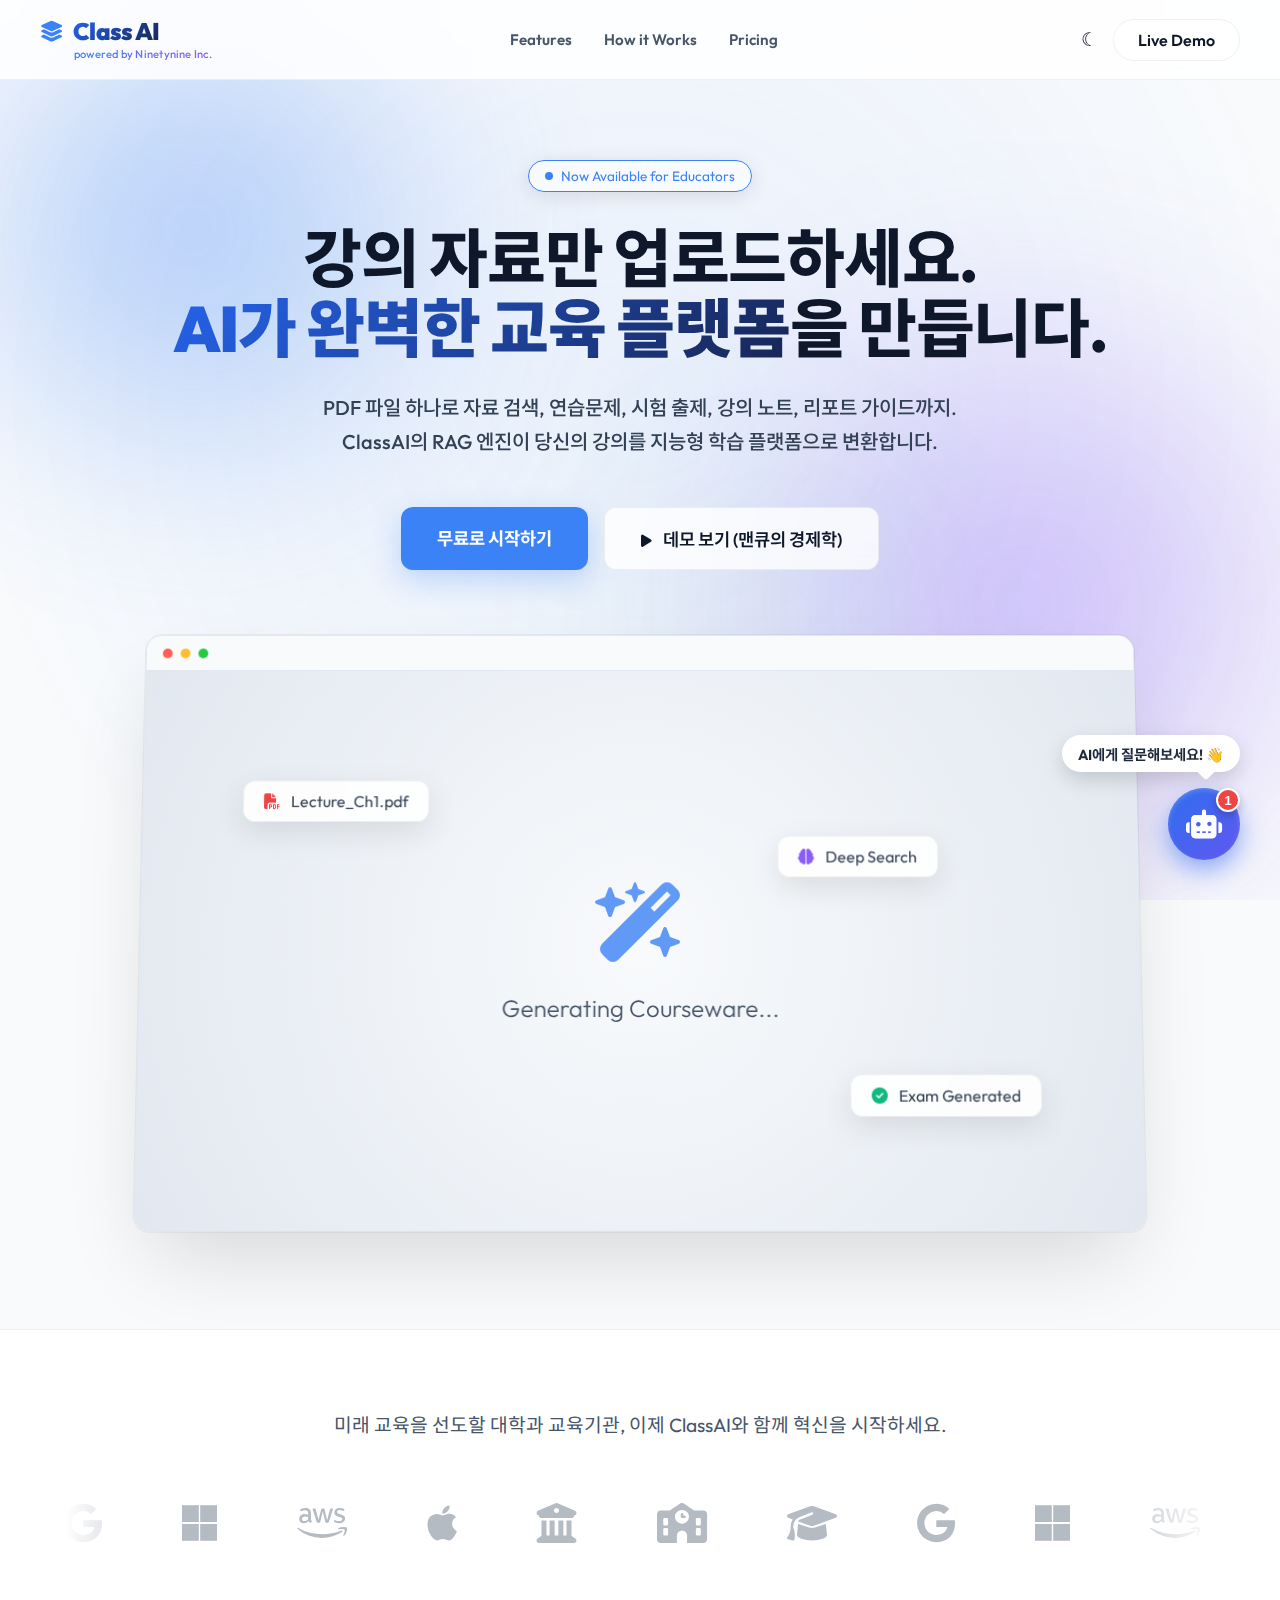
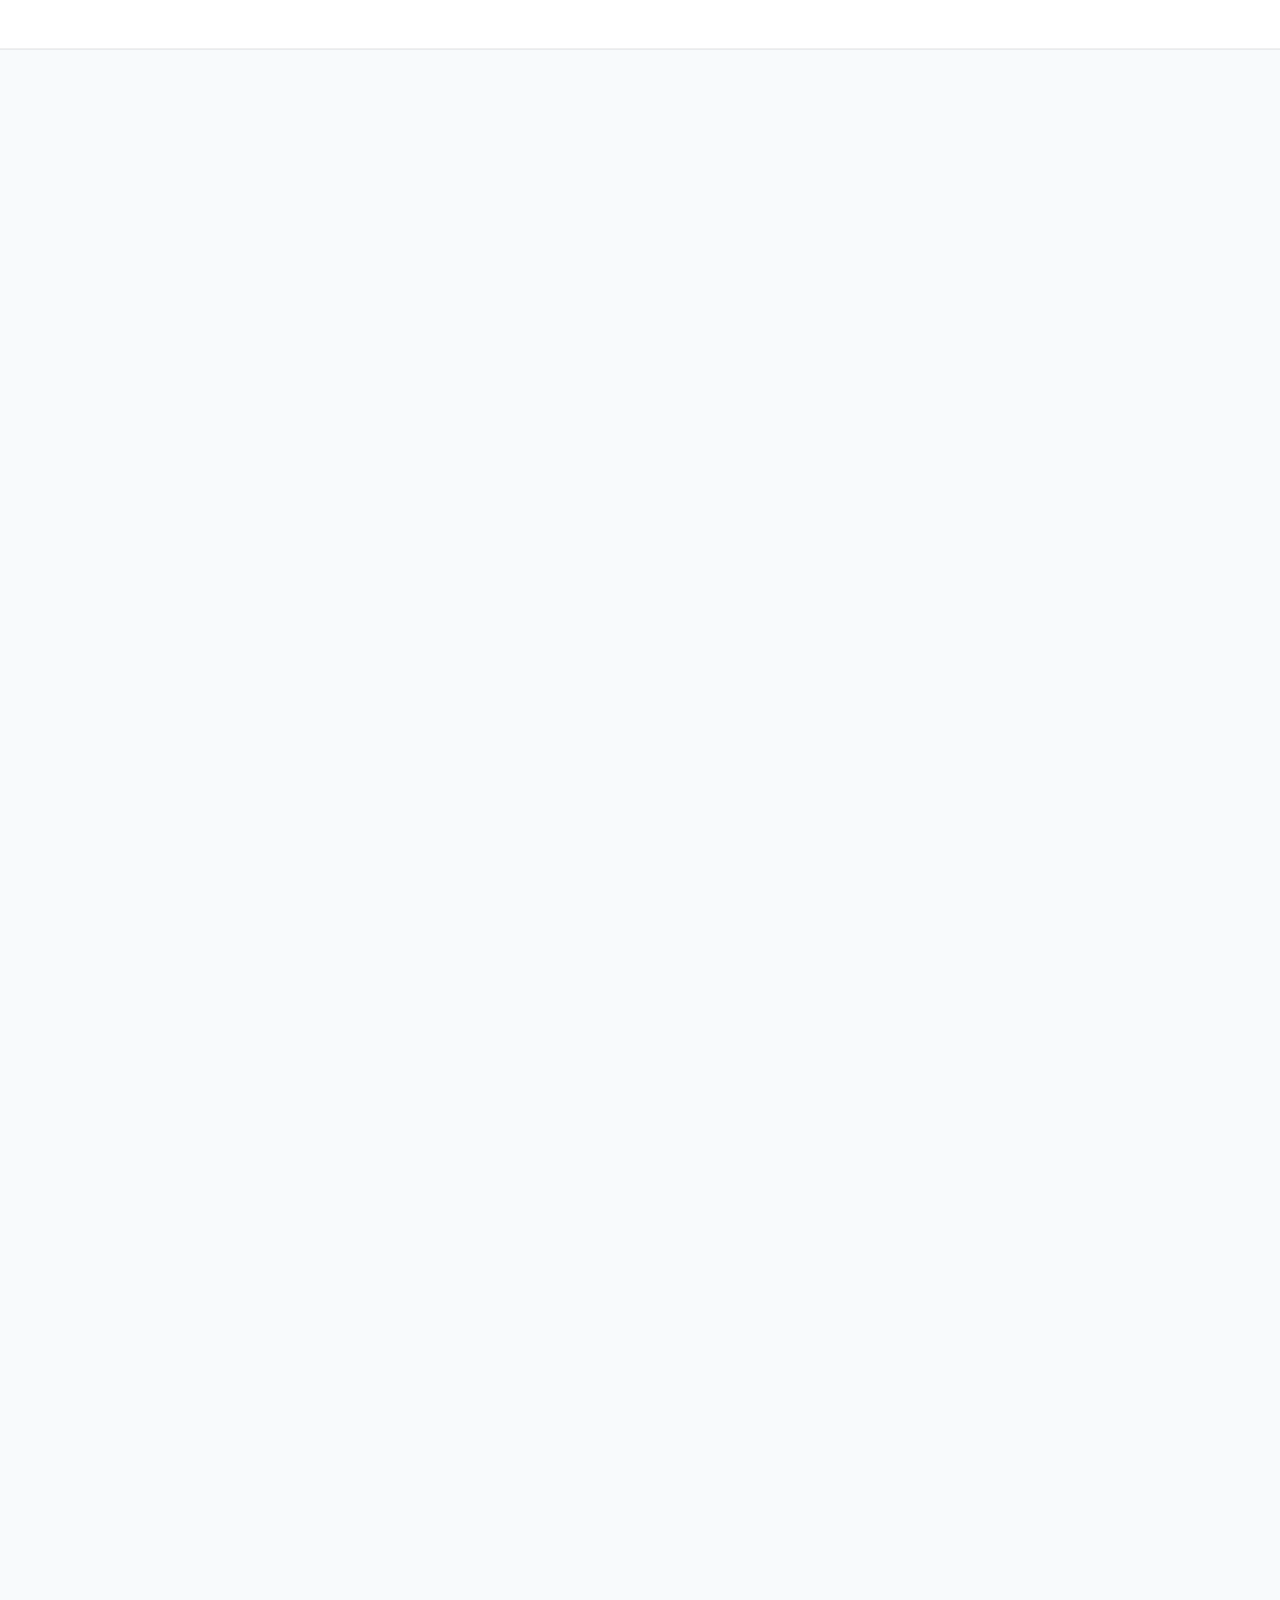
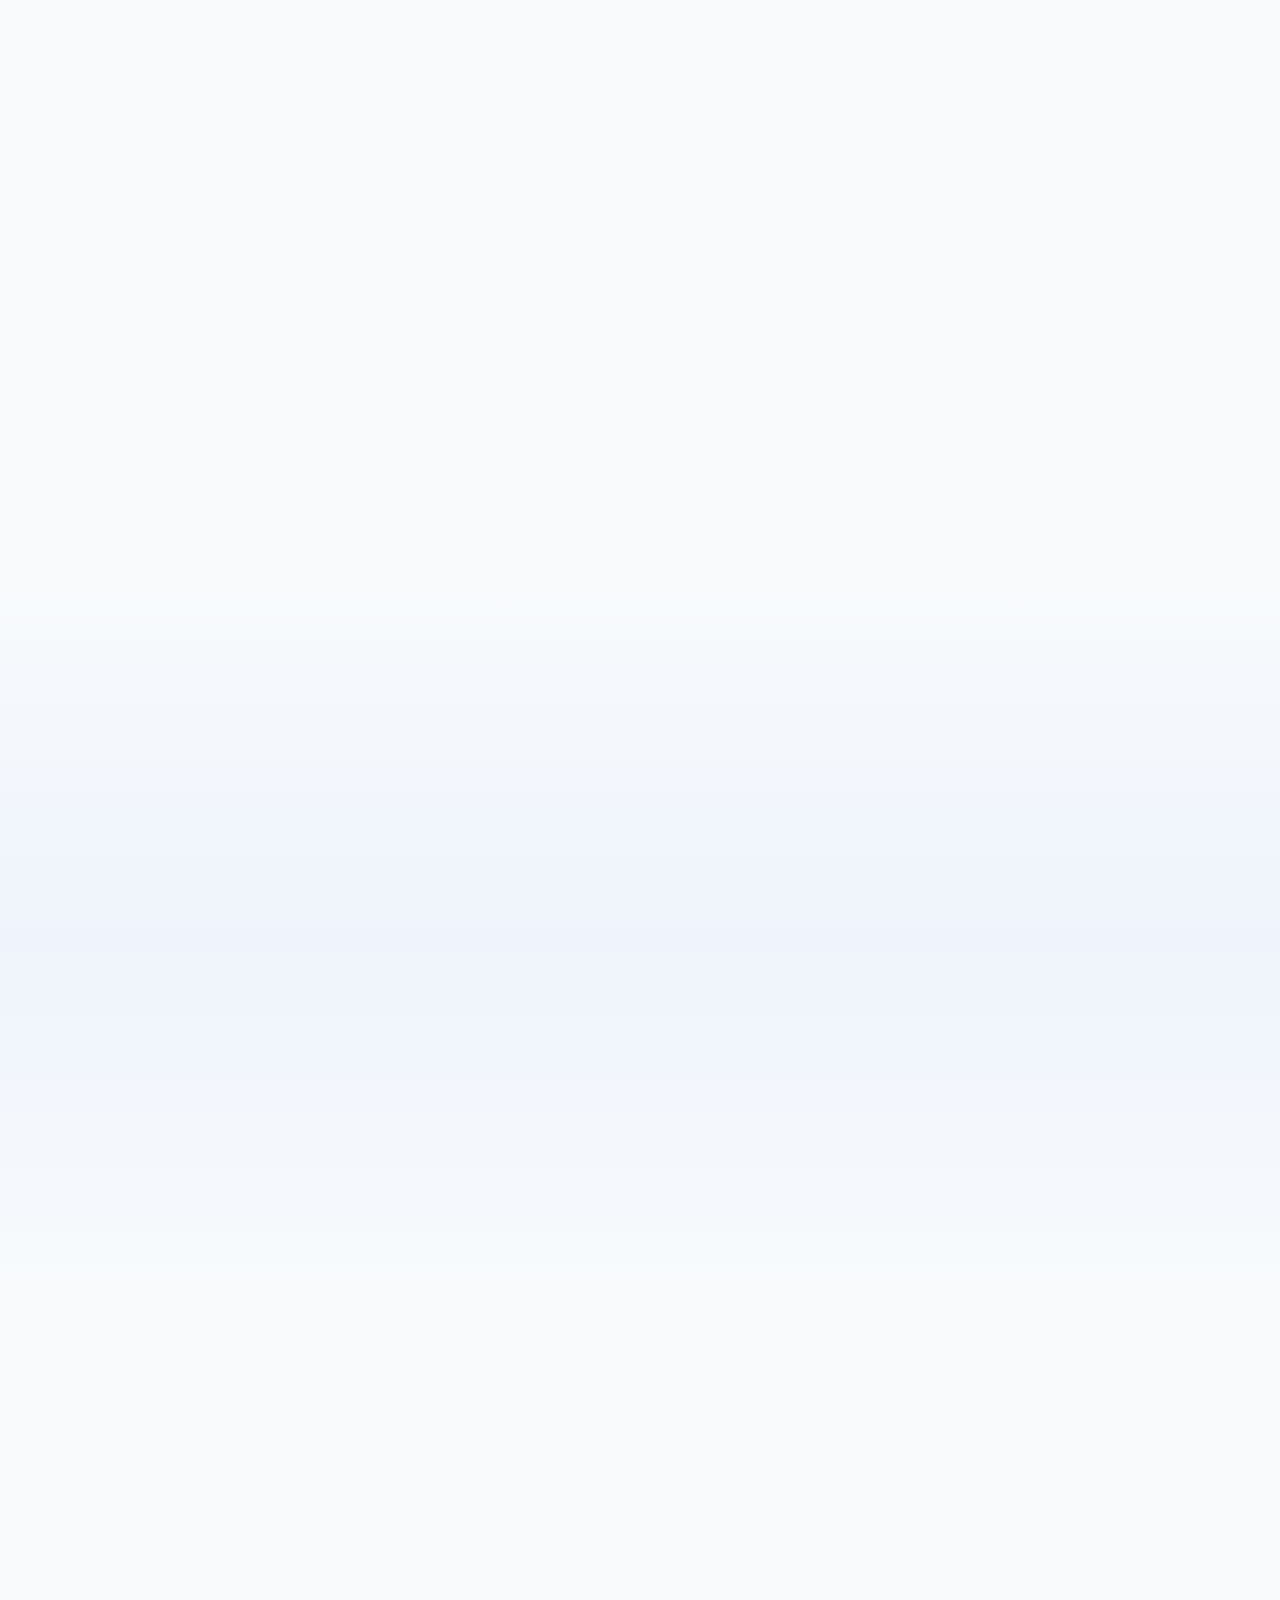
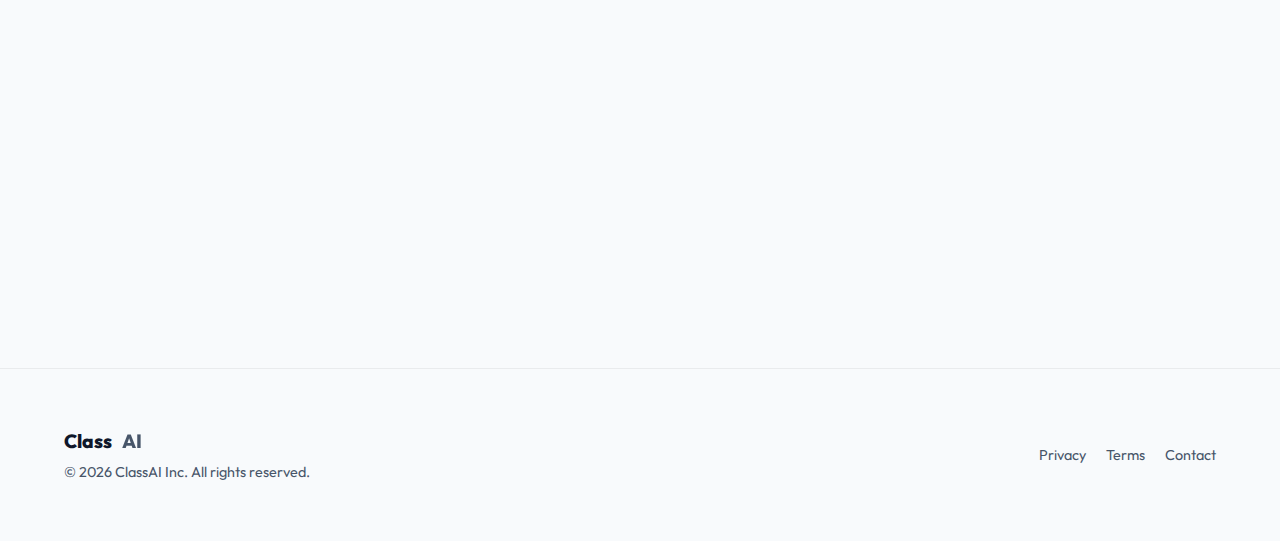
<file: landing.html>
<!DOCTYPE html>
<html lang="ko">

<head>
    <meta charset="UTF-8">
    <meta name="viewport" content="width=device-width, initial-scale=1.0">
    <title>ClassAI - PDF to Intelligent Courseware</title>
    <link rel="stylesheet" href="css/style.css">
    <link rel="stylesheet" href="css/landing.css">
    <link rel="stylesheet" href="https://cdnjs.cloudflare.com/ajax/libs/font-awesome/6.4.0/css/all.min.css">
    <style>
        /* Inline Tweaks */
        body {
            background-color: var(--bg-deep);
            color: var(--text-main);
            overflow-x: hidden;
        }

        .navbar-landing {
            position: fixed;
            top: 0;
            left: 0;
            right: 0;
            height: 80px;
            padding: 0 40px;
            display: flex;
            align-items: center;
            justify-content: space-between;
            z-index: 1000;
            background: var(--bg-overlay);
            /* Variable for theme support */
            backdrop-filter: blur(12px);
            border-bottom: 1px solid var(--border-subtle);
            transition: background 0.3s, border-color 0.3s;
        }

        .brand-logo {
            font-size: 1.5rem;
            font-weight: 800;
            color: var(--text-main);
            text-decoration: none;
            display: flex;
            align-items: center;
            gap: 10px;
        }

        .brand-logo span {
            background: linear-gradient(135deg, var(--accent-primary), var(--accent-secondary));
            -webkit-background-clip: text;
            -webkit-text-fill-color: transparent;
        }

        .nav-menu {
            display: flex;
            gap: 32px;
        }

        .nav-item {
            color: var(--text-muted);
            text-decoration: none;
            font-weight: 600;
            font-size: 0.95rem;
            transition: color 0.2s;
        }

        .nav-item:hover {
            color: var(--accent-primary);
        }

        .nav-btn {
            padding: 10px 24px;
            background: var(--bg-surface);
            border: 1px solid var(--border-subtle);
            border-radius: 100px;
            color: var(--text-main);
            font-weight: 600;
            text-decoration: none;
            transition: all 0.2s;
        }

        .nav-btn:hover {
            background: var(--bg-card-hover);
            border-color: var(--accent-primary);
        }

        /* Scroll Animation Utility */
        .reveal {
            opacity: 0;
            transform: translateY(30px);
            transition: all 0.8s ease;
        }

        .reveal.active {
            opacity: 1;
            transform: translateY(0);
        }

        /* Light Mode Overrides for specific elements in HTML */
        [data-theme="light"] .navbar-landing {
            background: rgba(255, 255, 255, 0.85);
        }
    </style>
</head>

<body>

    <!-- Navigation -->
    <nav class="navbar-landing">
        <a href="#" class="brand-logo" style="flex-direction:column; align-items:flex-start; gap:4px; line-height:1;">
            <div style="display:flex; align-items:center; gap:10px;">
                <i class="fa-solid fa-layer-group" style="font-size:1.3rem; color:var(--accent-primary)"></i>
                <span class="dynamic-green" style="font-size:1.5rem; letter-spacing:-0.03em;">Class AI</span>
            </div>
            <span
                style="font-size:0.7rem; color:var(--text-muted); font-weight:500; letter-spacing:0.02em; margin-left:34px;">powered
                by Ninetynine Inc.</span>
        </a>
        <div class="nav-menu">
            <a href="#features" class="nav-item">Features</a>
            <a href="#process" class="nav-item">How it Works</a>
            <a href="#pricing" class="nav-item">Pricing</a>
        </div>
        <div class="nav-actions" style="display:flex; gap:10px; align-items:center;">
            <button class="theme-toggle" id="themeToggle" onclick="ThemeManager.toggle()"
                style="background:none; border:none; color:var(--text-main); font-size:1.2rem; cursor:pointer; padding:5px;">☀</button>
            <a href="index.html" class="nav-btn">Live Demo</a>
        </div>
    </nav>

    <!-- Hero Section -->
    <section class="landing-hero">
        <div class="landing-container">
            <div class="landing-badge reveal">
                <span class="pulse-dot"></span>
                <span>Now Available for Educators</span>
            </div>

            <h1 class="landing-title reveal" style="transition-delay: 0.1s">
                강의 자료만 업로드하세요.<br>
                <span class="dynamic-green">AI가 완벽한 교육 플랫폼</span>을 만듭니다.
            </h1>

            <p class="landing-subtitle reveal" style="transition-delay: 0.2s">
                PDF 파일 하나로 자료 검색, 연습문제, 시험 출제, 강의 노트, 리포트 가이드까지.<br>
                ClassAI의 RAG 엔진이 당신의 강의를 지능형 학습 플랫폼으로 변환합니다.
            </p>

            <div class="landing-actions reveal" style="transition-delay: 0.3s">
                <a href="index.html" class="btn-primary-lg">무료로 시작하기</a>
                <a href="index.html" class="btn-secondary-lg"><i class="fa-solid fa-play"
                        style="margin-right:8px;font-size:0.8em"></i> 데모 보기 (맨큐의 경제학)</a>
            </div>

            <!-- Dashboard Mockup -->
            <div class="hero-visual-container reveal" style="transition-delay: 0.4s">
                <div class="hero-dashboard-mockup">
                    <div class="mockup-bar">
                        <div class="mockup-dot dot-red"></div>
                        <div class="mockup-dot dot-yellow"></div>
                        <div class="mockup-dot dot-green"></div>
                    </div>
                    <div class="mockup-screen">
                        <!-- Placeholder for Dashboard Image or Iframe -->
                        <div class="mockup-bg">
                            <div class="mockup-icon"><i class="fa-solid fa-wand-magic-sparkles"></i></div>
                            <div class="mockup-text">Generating Courseware...</div>

                            <!-- Floating Elements Animation -->
                            <div class="float-card delay-0">
                                <i class="fa-solid fa-file-pdf" style="color:#ef4444; margin-right:8px"></i>
                                Lecture_Ch1.pdf
                            </div>
                            <div class="float-card delay-2">
                                <i class="fa-solid fa-check-circle"
                                    style="color:var(--accent-emerald); margin-right:8px"></i> Exam Generated
                            </div>
                            <div class="float-card delay-1">
                                <i class="fa-solid fa-brain" style="color:var(--accent-violet); margin-right:8px"></i>
                                Deep Search
                            </div>
                        </div>
                    </div>
                </div>
            </div>
        </div>
    </section>

    <!-- Problem / Solution Strip -->
    <div
        style="background:var(--bg-surface); padding: 80px 0; border-top:1px solid var(--border-subtle); border-bottom:1px solid var(--border-subtle); text-align:center;">
        <div class="landing-container">
            <p style="font-size:1.2rem; color:var(--text-secondary); margin-bottom:40px;">미래 교육을 선도할 대학과 교육기관, 이제
                ClassAI와 함께 혁신을 시작하세요.</p>
            <div class="logo-marquee-container">
                <div class="logo-marquee-track">
                    <!-- Org Logos (Duplicated for infinite loop) -->
                    <div class="marquee-item"><i class="fa-brands fa-google"></i></div>
                    <div class="marquee-item"><i class="fa-brands fa-microsoft"></i></div>
                    <div class="marquee-item"><i class="fa-brands fa-aws"></i></div>
                    <div class="marquee-item"><i class="fa-brands fa-apple"></i></div>
                    <div class="marquee-item"><i class="fa-solid fa-building-columns"></i></div>
                    <div class="marquee-item"><i class="fa-solid fa-school"></i></div>
                    <div class="marquee-item"><i class="fa-solid fa-graduation-cap"></i></div>

                    <!-- Duplicate for seamless loop -->
                    <div class="marquee-item"><i class="fa-brands fa-google"></i></div>
                    <div class="marquee-item"><i class="fa-brands fa-microsoft"></i></div>
                    <div class="marquee-item"><i class="fa-brands fa-aws"></i></div>
                    <div class="marquee-item"><i class="fa-brands fa-apple"></i></div>
                    <div class="marquee-item"><i class="fa-solid fa-building-columns"></i></div>
                    <div class="marquee-item"><i class="fa-solid fa-school"></i></div>
                    <div class="marquee-item"><i class="fa-solid fa-graduation-cap"></i></div>
                </div>
                <div class="marquee-gradient-overlay"></div>
            </div>
        </div>
    </div>

    <!-- Features Section -->
    <section class="landing-section" id="features">
        <div class="landing-container">
            <div class="section-head reveal">
                <span class="section-badge">All-in-One Platform</span>
                <h2>교육의 모든 단계를<br>AI로 혁신하세요</h2>
                <p>ClassAI는 단순한 자료실이 아닙니다. 학생과 교수 모두를 위한 지능형 학습 파트너입니다.</p>
            </div>

            <div class="feature-grid-alt">

                <!-- Feature 1: Deep Search -->
                <div class="feature-row reveal">
                    <div class="feature-content">
                        <div class="section-badge" style="color:var(--accent-primary)">Deep Search</div>
                        <h3>맥락을 이해하는<br>심층 탐색 엔진</h3>
                        <p>단순 키워드 검색을 넘어섭니다. RAG(Retrieval-Augmented Generation) 기술이 교재의 모든 내용을 벡터화하여, 학생의 질문에 정확한 출처와
                            함께 답변합니다.</p>
                        <div class="feature-check-list">
                            <div class="check-item"><span class="check-icon-circle"><i
                                        class="fa-solid fa-check"></i></span> 시맨틱 검색 (의미 기반 탐색)</div>
                            <div class="check-item"><span class="check-icon-circle"><i
                                        class="fa-solid fa-check"></i></span> 정확한 페이지/단락 출처 인용</div>
                            <div class="check-item"><span class="check-icon-circle"><i
                                        class="fa-solid fa-check"></i></span> 할루시네이션 최소화</div>
                        </div>
                    </div>
                    <div class="feature-visual-box gradient-1">
                        <div class="visual-content-mock">
                            <!-- Abstract UI for Search -->
                            <div class="mock-search-bar">
                                <i class="fa-solid fa-magnifying-glass" style="color:var(--accent-primary)"></i>
                                <span style="color:var(--text-secondary)">기회비용의 개념이 뭐야?</span>
                            </div>
                            <div class="mock-result-card"
                                style="width:70%; margin-left:20%; background:rgba(59,130,246,0.1); border:1px solid rgba(59,130,246,0.3)">
                            </div>
                            <div class="mock-result-card"
                                style="width:70%; margin-left:20%; background:rgba(59,130,246,0.05)"></div>
                            <div
                                style="position:absolute; bottom:30px; left:30px; font-size:4rem; color:var(--accent-primary); opacity:0.1;">
                                <i class="fa-solid fa-network-wired"></i>
                            </div>
                        </div>
                    </div>
                </div>

                <!-- Feature 2: Practice & Exam -->
                <div class="feature-row reverse reveal">
                    <div class="feature-content">
                        <div class="section-badge" style="color:var(--accent-amber)">Auto Assessment</div>
                        <h3>클릭 한 번으로<br>시험문제 출제 끝</h3>
                        <p>강의 진도에 맞춰 연습문제, 퀴즈, 중간/기말 고사를 자동으로 생성합니다. 난이도 조절부터 자동 채점, 해설 제공까지 모든 과정이 자동화됩니다.</p>
                        <div class="feature-check-list">
                            <div class="check-item"><span class="check-icon-circle"><i
                                        class="fa-solid fa-check"></i></span> 객관식/지문형/서술형 지원</div>
                            <div class="check-item"><span class="check-icon-circle"><i
                                        class="fa-solid fa-check"></i></span> 난이도별 (초급/중급/고급) 생성</div>
                            <div class="check-item"><span class="check-icon-circle"><i
                                        class="fa-solid fa-check"></i></span> 즉각적인 피드백 및 해설</div>
                        </div>
                    </div>
                    <div class="feature-visual-box gradient-2">
                        <div class="visual-content-mock">
                            <i class="fa-solid fa-pen-to-square"
                                style="font-size:5rem; color:var(--accent-amber); margin-bottom:20px;"></i>
                            <div
                                style="background:var(--bg-surface); padding:15px; border-radius:12px; border:1px solid var(--border-subtle); width:80%; text-align:center;">
                                <div
                                    style="height:10px; background:rgba(255,255,255,0.1); margin-bottom:10px; border-radius:4px;">
                                </div>
                                <div
                                    style="height:10px; background:rgba(255,255,255,0.1); width:60%; margin:0 auto; border-radius:4px;">
                                </div>
                            </div>
                            <div style="margin-top:15px; display:flex; gap:10px;">
                                <span
                                    style="padding:5px 10px; background:rgba(245,158,11,0.2); color:var(--accent-amber); border-radius:6px; font-size:0.8rem;">Q.
                                    Quiz Generation</span>
                            </div>
                        </div>
                    </div>
                </div>

                <!-- Feature 3: Lecture Prep -->
                <div class="feature-row reveal">
                    <div class="feature-content">
                        <div class="section-badge" style="color:var(--accent-violet)">Lecture Assistant</div>
                        <h3>수업 준비 시간을<br>절반으로 단축</h3>
                        <p>PDF 교재를 분석하여 주차별 강의 노트, 수업 스크립트, 토론 주제를 제안합니다. 교수는 학생과의 상호작용에만 집중하세요.</p>
                        <div class="feature-check-list">
                            <div class="check-item"><span class="check-icon-circle"><i
                                        class="fa-solid fa-check"></i></span> 강의 계획서(Syllabus) 자동 생성</div>
                            <div class="check-item"><span class="check-icon-circle"><i
                                        class="fa-solid fa-check"></i></span> 수업용 스크립트 및 핵심 요약</div>
                            <div class="check-item"><span class="check-icon-circle"><i
                                        class="fa-solid fa-check"></i></span> 토론 주제 및 사례 연구 제안</div>
                        </div>
                    </div>
                    <div class="feature-visual-box gradient-3">
                        <div class="visual-content-mock">
                            <!-- Calendar / Schedule UI -->
                            <div style="display:grid; grid-template-columns:repeat(2, 1fr); gap:10px; width:80%;">
                                <div
                                    style="background:rgba(139,92,246,0.2); aspect-ratio:1; border-radius:12px; display:flex; align-items:center; justify-content:center; flex-direction:column;">
                                    <span
                                        style="font-size:1.5rem; font-weight:800; color:var(--accent-violet)">W1</span>
                                    <span style="font-size:0.7rem; opacity:0.7">Intro</span>
                                </div>
                                <div style="background:rgba(255,255,255,0.05); aspect-ratio:1; border-radius:12px;">
                                </div>
                                <div style="background:rgba(255,255,255,0.05); aspect-ratio:1; border-radius:12px;">
                                </div>
                                <div style="background:rgba(255,255,255,0.05); aspect-ratio:1; border-radius:12px;">
                                </div>
                            </div>
                        </div>
                    </div>
                </div>
            </div>
        </div>
    </section>

    <!-- Process Section -->
    <section class="process-section" id="process">
        <div class="landing-container">
            <div class="section-head reveal">
                <span class="section-badge">Simple Workflow</span>
                <h2>복잡한 설정 없이<br>3단계면 충분합니다</h2>
            </div>

            <div class="process-steps reveal">
                <div class="step-card">
                    <div class="step-number">01</div>
                    <div class="process-icon"><i class="fa-solid fa-cloud-arrow-up"></i></div>
                    <h3 class="process-title">PDF 업로드</h3>
                    <p class="process-desc">가지고 계신 교재, 논문, 강의 자료(PDF)를 안전하게 업로드하세요. 대용량 파일도 지원합니다.</p>
                </div>
                <div class="step-card">
                    <div class="step-number">02</div>
                    <div class="process-icon"><i class="fa-solid fa-microchip"></i></div>
                    <h3 class="process-title">AI 분석 & 벡터화</h3>
                    <p class="process-desc">ClassAI 엔진이 텍스트를 추출하고 의미 단위로 분석하여 전용 지식 베이스(Vector DB)를 구축합니다.</p>
                </div>
                <div class="step-card">
                    <div class="step-number">03</div>
                    <div class="process-icon"><i class="fa-solid fa-rocket"></i></div>
                    <h3 class="process-title">플랫폼 생성 완료</h3>
                    <p class="process-desc">전용 웹사이트가 즉시 생성됩니다. 학생들에게 링크를 공유하고 바로 수업을 시작하세요.</p>
                </div>
            </div>
        </div>
    </section>

    <!-- CTA Section -->
    <section class="landing-cta">
        <div class="landing-container">
            <div class="cta-container reveal">
                <h2 style="font-size:2.5rem; font-weight:800; margin-bottom:20px;">지금 바로 시작하세요</h2>
                <p style="color:var(--text-secondary); margin-bottom:40px; font-size:1.1rem;">
                    복잡한 LMS 구축 없이, 가장 진보된 AI 교육 환경을 경험해보세요.<br>
                    데모 사이트를 통해 ClassAI의 강력함을 직접 확인하실 수 있습니다.
                </p>
                <div class="landing-actions" style="margin-bottom:0;">
                    <a href="index.html" class="btn-primary-lg"
                        style="background:white; color:var(--accent-primary)">무료로 시작하기</a>
                    <a href="index.html" class="btn-secondary-lg">데모 사이트 방문</a>
                </div>
            </div>
        </div>
    </section>

    <!-- Footer -->
    <footer
        style="border-top:1px solid var(--border-subtle); padding:60px 0; font-size:0.9rem; color:var(--text-muted);">
        <div class="landing-container" style="display:flex; justify-content:space-between; align-items:center;">
            <div>
                <div class="brand-logo" style="margin-bottom:10px; font-size:1.2rem;">Class<span
                        style="background:var(--text-muted); -webkit-background-clip:text; -webkit-text-fill-color:transparent;">AI</span>
                </div>
                <p>© 2026 ClassAI Inc. All rights reserved.</p>
            </div>
            <div style="display:flex; gap:20px;">
                <a href="#" style="color:var(--text-muted); text-decoration:none;">Privacy</a>
                <a href="#" style="color:var(--text-muted); text-decoration:none;">Terms</a>
                <a href="#" style="color:var(--text-muted); text-decoration:none;">Contact</a>
            </div>
        </div>
    </footer>

    <!-- Floating AI Tutor Widget -->
    <div id="aiTutorWidget" class="ai-tutor-widget">
        <div class="ai-chat-window" id="aiChatWindow">
            <div class="ai-chat-header">
                <div class="ai-profile">
                    <div class="ai-avatar">AI</div>
                    <div class="ai-info">
                        <span class="ai-name">ClassAI Tutor</span>
                        <span class="ai-status">● Online</span>
                    </div>
                </div>
                <button class="ai-close-btn" onclick="toggleAiChat()">×</button>
            </div>
            <div class="ai-chat-body">
                <div class="chat-msg ai">
                    안녕하세요! 무엇을 도와드릴까요?
                    <br><span style="font-size:0.8em; opacity:0.7">예: "맨큐의 경제학 1장 요약해줘"</span>
                </div>
            </div>
            <div class="ai-chat-input-area">
                <input type="text" placeholder="질문을 입력하세요..." class="ai-input">
                <button class="ai-send-btn"><i class="fa-solid fa-paper-plane"></i></button>
            </div>
        </div>
        <div class="ai-tutor-hint">AI에게 질문해보세요! 👋</div>
        <button class="ai-tutor-btn" onclick="toggleAiChat()">
            <i class="fa-solid fa-robot"></i>
            <span class="ai-badge">1</span>
        </button>
    </div>

    <script src="js/common.js"></script>
    <script>
        function toggleAiChat() {
            const w = document.getElementById('aiChatWindow');
            w.classList.toggle('active');
            if (w.classList.contains('active')) {
                document.querySelector('.ai-input').focus();
            }
        }

        // Chat Logic
        const chatInput = document.querySelector('.ai-input');
        const sendBtn = document.querySelector('.ai-send-btn');
        const chatBody = document.querySelector('.ai-chat-body');

        function addMessage(text, isUser = false) {
            const div = document.createElement('div');
            div.className = `chat-msg ${isUser ? 'user' : 'ai'}`;
            div.style.alignSelf = isUser ? 'flex-end' : 'flex-start';
            if (isUser) {
                div.style.background = 'var(--accent-primary)';
                div.style.color = 'white';
                div.style.borderTopRightRadius = '4px';
            }
            div.innerHTML = text;
            chatBody.appendChild(div);
            chatBody.scrollTop = chatBody.scrollHeight;
        }

        function getBotResponse(input) {
            const text = input.toLowerCase();
            if (text.includes('구조역학') || text.includes('전공') || text.includes('과목') || text.includes('수학')) {
                return "네, 물론입니다! <b>구조역학</b>을 포함한 모든 이공계열 전공 서적과 강의 자료를 분석하여 요약, 문제 출제, 질의응답이 가능합니다.";
            }
            if (text.includes('가격') || text.includes('비용') || text.includes('얼마')) {
                return "현재 교육기관을 대상으로 <b>무료 베타 테스트</b>를 진행 중입니다. 도입 문의를 남겨주시면 상세 안내해드리겠습니다.";
            }
            if (text.includes('안녕')) {
                return "안녕하세요! ClassAI 튜터입니다. 궁금한 점이 있으신가요?";
            }
            if (text.includes('기능') || text.includes('뭐')) {
                return "저는 강의 자료를 분석해 <b>시험 문제 생성, 요약 노트 작성, 실시간 Q&A</b> 등을 도와드릴 수 있습니다.";
            }
            return "좋은 질문이네요! 현재는 데모 버전이라 제한된 답변만 가능하지만, <b>Live Demo</b>를 통해 실제 RAG 엔진의 성능을 체험해보실 수 있습니다.";
        }

        function handleSend() {
            const text = chatInput.value.trim();
            if (!text) return;

            addMessage(text, true);
            chatInput.value = '';

            // Simulate typing delay
            setTimeout(() => {
                const response = getBotResponse(text);
                addMessage(response, false);
            }, 800);
        }

        sendBtn.addEventListener('click', handleSend);
        chatInput.addEventListener('keypress', (e) => {
            if (e.key === 'Enter') handleSend();
        });
    </script>
    <script>
        // Simple Scroll Animation Observer
        const observerOptions = {
            threshold: 0.1,
            rootMargin: "0px 0px -50px 0px"
        };

        const observer = new IntersectionObserver((entries) => {
            entries.forEach(entry => {
                if (entry.isIntersecting) {
                    entry.target.classList.add('active');
                }
            });
        }, observerOptions);

        document.querySelectorAll('.reveal').forEach(el => {
            observer.observe(el);
        });
    </script>
</body>

</html>
</file>
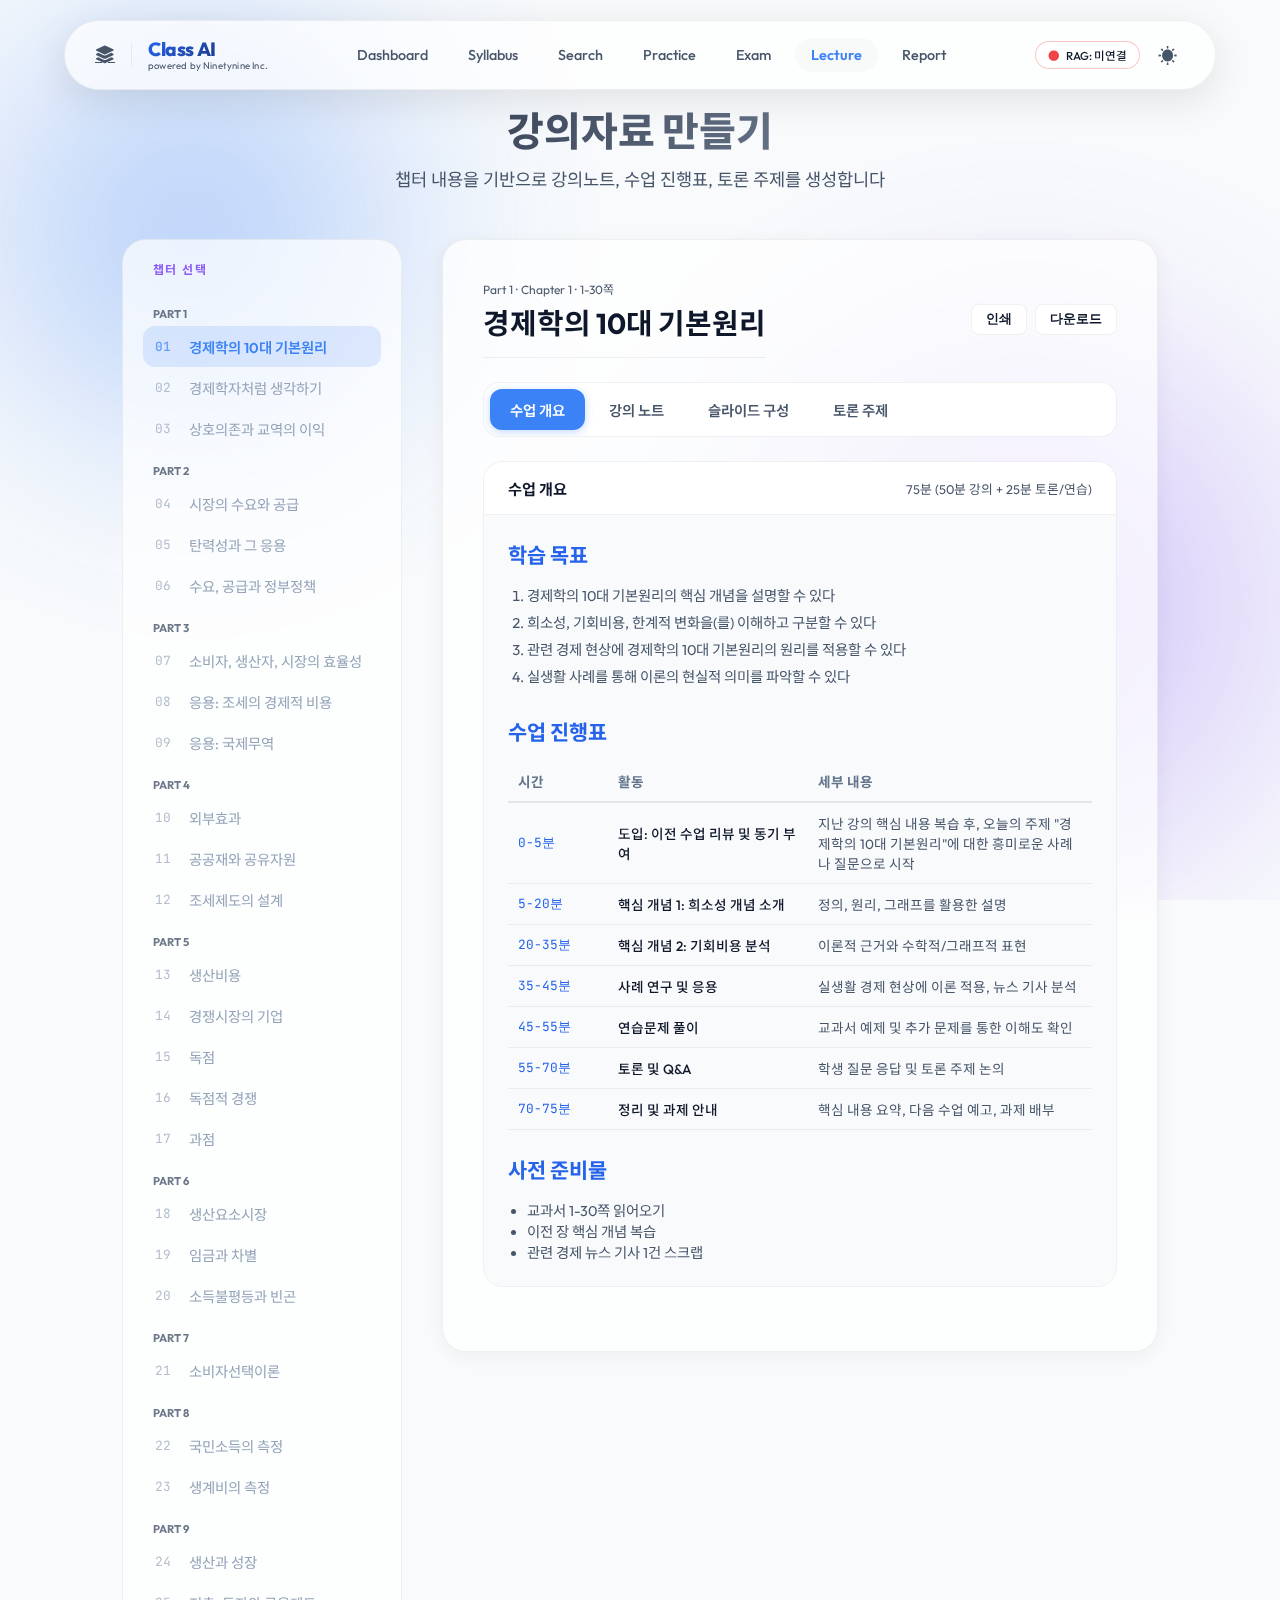
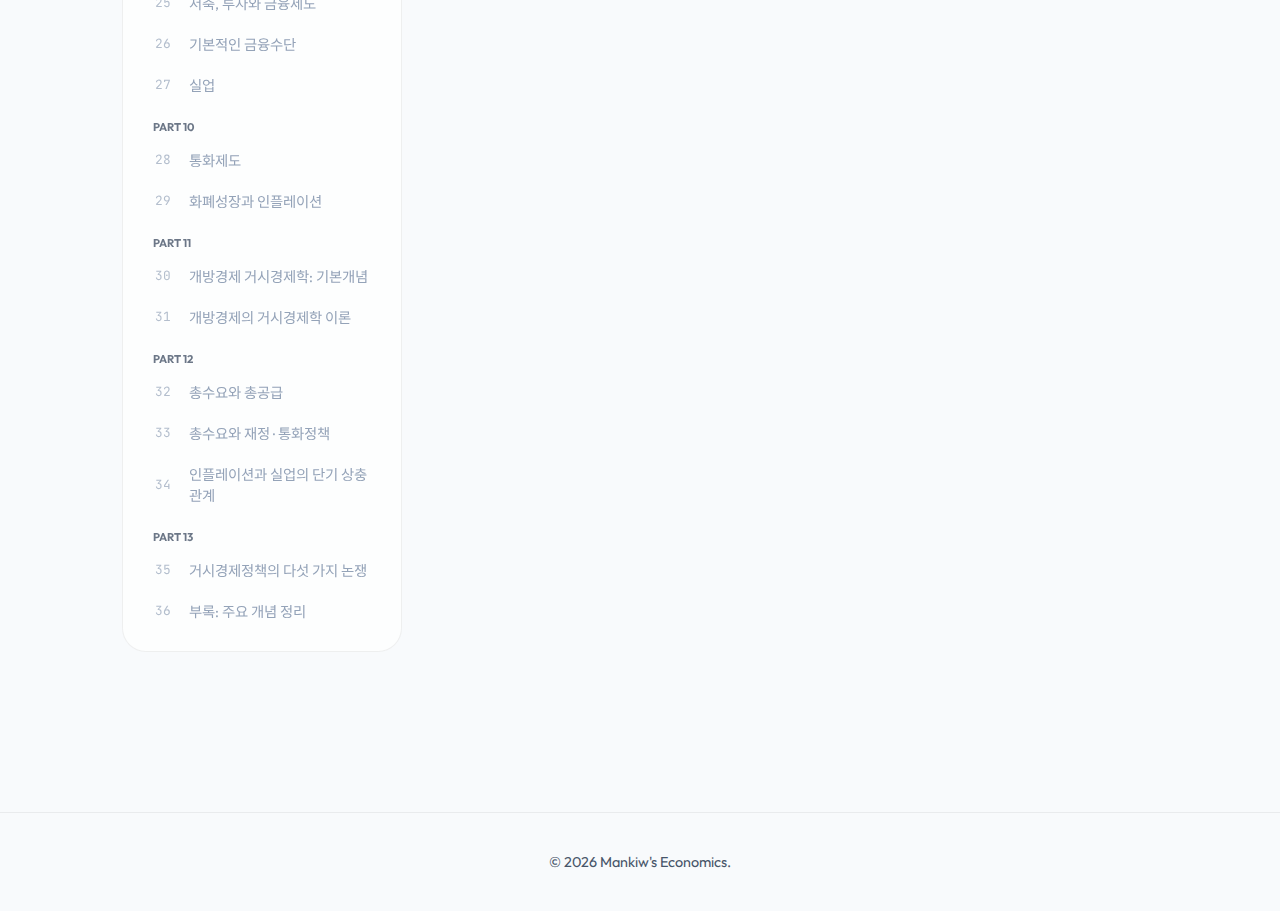
<file: lecture.html>
<!DOCTYPE html>
<html lang="ko">

<head>
  <meta charset="UTF-8">
  <meta name="viewport" content="width=device-width, initial-scale=1.0">
  <meta name="description" content="맨큐의 경제학 - 강의자료 만들기. 챕터별 강의노트와 발표자료를 생성하세요.">
  <title>강의자료 만들기 | 맨큐의 경제학</title>
  <link rel="stylesheet" href="css/style.css">
  <script>
    (function () {
      const t = localStorage.getItem('mankiw_theme') ||
        (window.matchMedia('(prefers-color-scheme: dark)').matches ? 'dark' : 'light');
      document.documentElement.setAttribute('data-theme', t);
    })();
  </script>
</head>

<body>
  <div class="main-content">
    <div class="page-container">
      <div class="page-header">
        <h1>강의자료 만들기</h1>
        <p>챕터 내용을 기반으로 강의노트, 수업 진행표, 토론 주제를 생성합니다</p>
      </div>

      <div class="two-column-layout">
        <!-- Sidebar -->
        <div class="sidebar">
          <div class="sidebar-title">챕터 선택</div>
          <div class="chapter-list" id="chapterSidebar"></div>
        </div>

        <!-- Content -->
        <div class="content-panel" id="contentPanel">
          <div class="empty-state" id="emptyState">
            <div class="empty-state-icon">—</div>
            <div class="empty-state-title">챕터를 선택하세요</div>
            <div class="empty-state-desc">왼쪽에서 챕터를 선택하면 강의자료가 자동으로 생성됩니다.</div>
          </div>
          <div id="lectureContent" class="hidden"></div>
        </div>
      </div>
    </div>
  </div>

  <script src="js/data.js"></script>
  <script src="js/key_manager.js"></script>
  <script src="js/rag_client.js"></script>
  <script src="js/common.js"></script>
  <script>
    // Navbar & Footer handled automatically by common.js

    let currentChapter = null;

    document.addEventListener('DOMContentLoaded', () => {
      if (typeof createChapterSidebar === 'function') {
        createChapterSidebar('chapterSidebar', handleChapterSelect, currentChapter);
      }
      const urlParams = new URLSearchParams(window.location.search);
      if (urlParams.has('chapter')) {
        handleChapterSelect(parseInt(urlParams.get('chapter')));
      } else {
        handleChapterSelect(1); // Default to Ch.1
      }
    });

    function handleChapterSelect(chapterId) {
      currentChapter = chapterId;
      const chapter = getChapter(chapterId);
      if (!chapter) return;

      document.querySelectorAll('#chapterSidebar button').forEach(btn => {
        btn.classList.toggle('active', parseInt(btn.dataset.chapter) === chapterId);
      });

      document.getElementById('emptyState').classList.add('hidden');
      const contentDiv = document.getElementById('lectureContent');
      contentDiv.classList.remove('hidden');

      // Generate lecture materials
      const lectureData = generateLectureMaterial(chapter);

      contentDiv.innerHTML = `
        <div style="display: flex; align-items: center; justify-content: space-between; margin-bottom: 1.5rem;">
          <div>
            <div style="font-size: 0.75rem; color: var(--text-muted); margin-bottom: 4px;">
              Part ${chapter.partId} · Chapter ${chapter.id} · ${chapter.pages}쪽
            </div>
            <h2 style="margin-bottom: 0;">${chapter.title}</h2>
          </div>
          <div style="display: flex; gap: 8px;">
            <button class="btn btn-secondary btn-sm" onclick="printContent('lectureOutput')">인쇄</button>
            <button class="btn btn-secondary btn-sm" onclick="downloadLecture(${chapter.id})">다운로드</button>
          </div>
        </div>

        <!-- Tabs -->
        <div class="tabs" id="lectureTabs">
          <button class="tab-btn active" data-tab="tab-overview">수업 개요</button>
          <button class="tab-btn" data-tab="tab-notes">강의 노트</button>
          <button class="tab-btn" data-tab="tab-slides">슬라이드 구성</button>
          <button class="tab-btn" data-tab="tab-discussion">토론 주제</button>
        </div>

        <div id="lectureOutput">
          <!-- Tab: Overview -->
          <div class="tab-content active" id="tab-overview">
            ${renderOverview(chapter, lectureData)}
          </div>

          <!-- Tab: Notes -->
          <div class="tab-content" id="tab-notes">
            ${renderLectureNotes(chapter, lectureData)}
          </div>

          <!-- Tab: Slides -->
          <div class="tab-content" id="tab-slides">
            ${renderSlideOutline(chapter, lectureData)}
          </div>

          <!-- Tab: Discussion -->
          <div class="tab-content" id="tab-discussion">
            ${renderDiscussionTopics(chapter, lectureData)}
          </div>
        </div>
      `;

      initTabs('lectureTabs');
    }

    function generateLectureMaterial(chapter) {
      return {
        duration: '75분 (50분 강의 + 25분 토론/연습)',
        objectives: [
          `${chapter.title}의 핵심 개념을 설명할 수 있다`,
          `${chapter.keywords.slice(0, 3).join(', ')}을(를) 이해하고 구분할 수 있다`,
          `관련 경제 현상에 ${chapter.title}의 원리를 적용할 수 있다`,
          `실생활 사례를 통해 이론의 현실적 의미를 파악할 수 있다`
        ],
        outline: [
          { time: '0-5분', activity: '도입: 이전 수업 리뷰 및 동기 부여', detail: `지난 강의 핵심 내용 복습 후, 오늘의 주제 "${chapter.title}"에 대한 흥미로운 사례나 질문으로 시작` },
          { time: '5-20분', activity: `핵심 개념 1: ${chapter.keywords[0]} 개념 소개`, detail: `정의, 원리, 그래프를 활용한 설명` },
          { time: '20-35분', activity: `핵심 개념 2: ${chapter.keywords[1] || '심화 이론'} 분석`, detail: '이론적 근거와 수학적/그래프적 표현' },
          { time: '35-45분', activity: '사례 연구 및 응용', detail: '실생활 경제 현상에 이론 적용, 뉴스 기사 분석' },
          { time: '45-55분', activity: '연습문제 풀이', detail: '교과서 예제 및 추가 문제를 통한 이해도 확인' },
          { time: '55-70분', activity: '토론 및 Q&A', detail: '학생 질문 응답 및 토론 주제 논의' },
          { time: '70-75분', activity: '정리 및 과제 안내', detail: '핵심 내용 요약, 다음 수업 예고, 과제 배부' }
        ]
      };
    }

    function renderOverview(chapter, data) {
      return `
        <div class="output-panel">
          <div class="output-header">
            <span class="output-header-title">수업 개요</span>
            <span style="font-size: 0.8rem; color: var(--text-muted);">${data.duration}</span>
          </div>
          <div class="output-body">
            <h3 style="color: var(--primary-400); margin-top: 0;">학습 목표</h3>
            <ol style="padding-left: 1.2rem; margin-bottom: 1.5rem;">
              ${data.objectives.map(obj => `<li style="margin-bottom: 6px; color: var(--text-secondary); font-size:0.9rem;">${obj}</li>`).join('')}
            </ol>

            <h3 style="color: var(--primary-400);">수업 진행표</h3>
            <table style="width: 100%; border-collapse: collapse; font-size: 0.85rem;">
              <thead>
                <tr style="border-bottom: 2px solid var(--border-light);">
                  <th style="padding: 10px; text-align: left; color: var(--text-tertiary); width: 100px;">시간</th>
                  <th style="padding: 10px; text-align: left; color: var(--text-tertiary); width: 200px;">활동</th>
                  <th style="padding: 10px; text-align: left; color: var(--text-tertiary);">세부 내용</th>
                </tr>
              </thead>
              <tbody>
                ${data.outline.map(item => `
                  <tr style="border-bottom: 1px solid var(--border-subtle);">
                    <td style="padding: 10px; font-family: 'JetBrains Mono', monospace; color: var(--primary-400); font-size: 0.8rem;">${item.time}</td>
                    <td style="padding: 10px; font-weight: 500;">${item.activity}</td>
                    <td style="padding: 10px; color: var(--text-secondary);">${item.detail}</td>
                  </tr>
                `).join('')}
              </tbody>
            </table>

            <h3 style="color: var(--primary-400); margin-top: 1.5rem;">사전 준비물</h3>
            <ul style="padding-left: 1.2rem; color: var(--text-secondary); font-size: 0.9rem;">
              <li>교과서 ${chapter.pages}쪽 읽어오기</li>
              <li>이전 장 핵심 개념 복습</li>
              <li>관련 경제 뉴스 기사 1건 스크랩</li>
            </ul>
          </div>
        </div>
      `;
    }

    function renderLectureNotes(chapter, data) {
      return `
        <div class="output-panel">
          <div class="output-header">
            <span class="output-header-title">강의 노트</span>
          </div>
          <div class="output-body" id="lectureNotesBody">
            <h2 style="border-bottom: 2px solid var(--primary-500); padding-bottom: 0.5rem; margin-bottom: 1rem;">
              Chapter ${chapter.id}. ${chapter.title}
            </h2>
            
            <div style="background: rgba(59, 130, 246, 0.08); border: 1px solid rgba(59, 130, 246, 0.2); padding: 1rem; border-radius: var(--radius-md); margin-bottom: 1.5rem;">
              <strong style="color: var(--primary-400);">챕터 요약</strong>
              <p style="margin-top: 0.5rem; color: var(--text-secondary); font-size: 0.9rem;">${chapter.summary}</p>
            </div>

            <h3 style="color: var(--primary-400);">핵심 키워드</h3>
            <div style="display: flex; flex-wrap: wrap; gap: 8px; margin-bottom: 1.5rem;">
              ${chapter.keywords.map(k => `<span class="tag tag-blue">${k}</span>`).join('')}
            </div>

            ${chapter.concepts && chapter.concepts.length > 0 ? `
              <h3 style="color: var(--primary-400);">주요 개념 설명</h3>
              ${chapter.concepts.map((c, i) => `
                <div style="background: var(--bg-tertiary); border-left: 3px solid var(--primary-500); padding: 1rem 1.25rem; border-radius: 0 var(--radius-sm) var(--radius-sm) 0; margin-bottom: 10px;">
                  <div style="font-weight: 700; color: var(--primary-400); margin-bottom: 4px;">
                    ${i + 1}. ${c.name}
                  </div>
                  <div style="color: var(--text-secondary); font-size: 0.9rem;">
                    ${c.desc}
                  </div>
                </div>
              `).join('')}
            ` : ''}

            <h3 style="color: var(--primary-400); margin-top: 1.5rem;">판서 계획</h3>
            <div style="background: var(--bg-tertiary); padding: 1.5rem; border-radius: var(--radius-md); border: 1px dashed var(--border-light);">
              <div style="font-size: 0.85rem; color: var(--text-secondary);">
                <strong>칠판 왼쪽:</strong> 핵심 정의 및 공식<br>
                <strong>칠판 중앙:</strong> 그래프 및 도표<br>
                <strong>칠판 오른쪽:</strong> 예제 풀이 및 사례
              </div>
            </div>

            <h3 style="color: var(--primary-400); margin-top: 1.5rem;">참고 자료</h3>
            <ul style="padding-left: 1.2rem; color: var(--text-secondary); font-size: 0.9rem;">
              <li>맨큐의 경제학 제10판 ${chapter.pages}쪽</li>
              <li>관련 경제 통계 (한국은행, 통계청)</li>
              <li>최근 관련 경제 뉴스 기사</li>
            </ul>
          </div>
        </div>
      `;
    }

    function renderSlideOutline(chapter, data) {
      const slides = [
        { title: '표지', content: `Chapter ${chapter.id}. ${chapter.title}\nPart ${chapter.partId}. ${chapter.partTitle}` },
        { title: '학습 목표', content: data.objectives.join('\n') },
        { title: '이전 수업 복습', content: '지난 시간에 배운 내용 간단 리뷰\n핵심 개념 3가지 질문' },
        ...chapter.concepts.map((c, i) => ({
          title: `핵심 개념 ${i + 1}: ${c.name}`,
          content: `정의: ${c.desc}\n\n예시와 그래프를 포함한 설명`
        })),
        { title: '실생활 사례 분석', content: `${chapter.title} 관련 실제 경제 사례\n뉴스 기사 또는 데이터 분석` },
        { title: '연습문제', content: '교과서 연습문제 풀이\n추가 응용 문제' },
        { title: '토론 시간', content: '주제에 대한 찬반 토론\n학생 질의응답' },
        { title: '정리 및 과제', content: `오늘의 핵심: ${chapter.keywords.slice(0, 3).join(', ')}\n과제: 교재 ${chapter.pages}쪽 복습 및 문제풀이` }
      ];

      return `
        <div class="output-panel">
          <div class="output-header">
            <span class="output-header-title">슬라이드 구성안 (${slides.length}장)</span>
          </div>
          <div class="output-body">
            <div style="display: grid; grid-template-columns: repeat(auto-fit, minmax(280px, 1fr)); gap: 16px;">
              ${slides.map((slide, i) => `
                <div style="background: var(--bg-tertiary); border: 1px solid var(--border-subtle); border-radius: var(--radius-md); padding: 1.25rem; position: relative;">
                  <div style="position: absolute; top: 8px; right: 12px; font-size: 0.65rem; color: var(--text-muted); font-family: 'JetBrains Mono', monospace;">
                    Slide ${i + 1}/${slides.length}
                  </div>
                  <div style="font-weight: 700; font-size: 0.95rem; margin-bottom: 0.75rem; color: var(--primary-400);">
                    ${slide.title}
                  </div>
                  <div style="font-size: 0.8rem; color: var(--text-secondary); white-space: pre-line; line-height: 1.6;">
                    ${slide.content}
                  </div>
                </div>
              `).join('')}
            </div>
          </div>
        </div>
      `;
    }

    function renderDiscussionTopics(chapter, data) {
      const topics = generateDiscussionTopics(chapter);
      return `
        <div class="output-panel">
          <div class="output-header">
            <span class="output-header-title">토론 주제 및 활동</span>
          </div>
          <div class="output-body">
            ${topics.map((topic, i) => `
              <div class="question-card" style="margin-bottom: 1rem;">
                <div class="question-header">
                  <div class="question-number" style="background: linear-gradient(135deg, #8b5cf6, #ec4899);">${i + 1}</div>
                  <span class="tag tag-blue">${topic.type}</span>
                </div>
                <div class="question-text" style="font-size: 1.05rem; font-weight: 600;">${topic.title}</div>
                <p style="color: var(--text-secondary); font-size: 0.9rem; margin-bottom: 0.75rem;">${topic.description}</p>
                <div style="background: var(--bg-tertiary); padding: 10px 14px; border-radius: var(--radius-sm); font-size: 0.8rem; color: var(--text-tertiary);">
                  <strong>진행 방법:</strong> ${topic.method}
                </div>
              </div>
            `).join('')}
          </div>
        </div>
      `;
    }

    function generateDiscussionTopics(chapter) {
      const topicTemplates = [
        {
          type: '찬반 토론',
          title: `${chapter.keywords[0]}에 대한 정부 개입은 정당한가?`,
          description: `${chapter.title}에서 다루는 ${chapter.keywords[0]} 개념을 바탕으로, 정부의 시장 개입이 효율적인가에 대해 토론합니다.`,
          method: '학생을 찬성/반대 그룹으로 나누어 5분간 그룹 토의 후 대표 발표'
        },
        {
          type: '사례 분석',
          title: `${chapter.title} 현실 경제 사례 찾기`,
          description: `오늘 배운 이론이 실제 경제에서 어떻게 나타나는지 최근 뉴스나 경제 데이터에서 사례를 찾아 발표합니다.`,
          method: '3-4인 조별 활동, 스마트폰으로 관련 뉴스 검색 후 5분 내 발표'
        },
        {
          type: '시사 연결',
          title: `한국 경제에서 ${chapter.keywords[Math.min(1, chapter.keywords.length - 1)]}의 의미`,
          description: `한국 경제의 현안과 ${chapter.title}의 이론을 연결하여 분석해봅니다.`,
          method: '개인별 1분 발표, 전체 토론 5분'
        }
      ];

      if (chapter.concepts && chapter.concepts.length > 0) {
        topicTemplates.push({
          type: '개념 비교',
          title: `${chapter.concepts[0].name} vs ${chapter.concepts.length > 1 ? chapter.concepts[1].name : '관련 개념'} 비교`,
          description: `두 핵심 개념의 차이점과 유사점을 정리하고, 각각이 적용되는 상황을 구분합니다.`,
          method: '짝 활동으로 비교표 작성 후 전체 공유'
        });
      }

      return topicTemplates;
    }

    function downloadLecture(chapterId) {
      const chapter = getChapter(chapterId);
      const data = generateLectureMaterial(chapter);

      let text = `맨큐의 경제학 - 강의자료\n${'='.repeat(50)}\n`;
      text += `Chapter ${chapter.id}. ${chapter.title}\n`;
      text += `Part ${chapter.partId}. ${chapter.partTitle}\n`;
      text += `교재 ${chapter.pages}쪽\n\n`;

      text += `학습 목표\n${'-'.repeat(30)}\n`;
      data.objectives.forEach((obj, i) => text += `${i + 1}. ${obj}\n`);

      text += `\n수업 진행표\n${'-'.repeat(30)}\n`;
      data.outline.forEach(item => text += `[${item.time}] ${item.activity}\n  → ${item.detail}\n`);

      text += `\n핵심 키워드: ${chapter.keywords.join(', ')}\n`;

      if (chapter.concepts.length > 0) {
        text += `\n주요 개념\n${'-'.repeat(30)}\n`;
        chapter.concepts.forEach((c, i) => text += `${i + 1}. ${c.name}: ${c.desc}\n`);
      }

      downloadAsText(text, `강의자료_Ch${chapter.id}_${chapter.title}.txt`);
      showToast('강의자료가 다운로드되었습니다.', 'success');
    }
  </script>
</body>

</html>
</file>
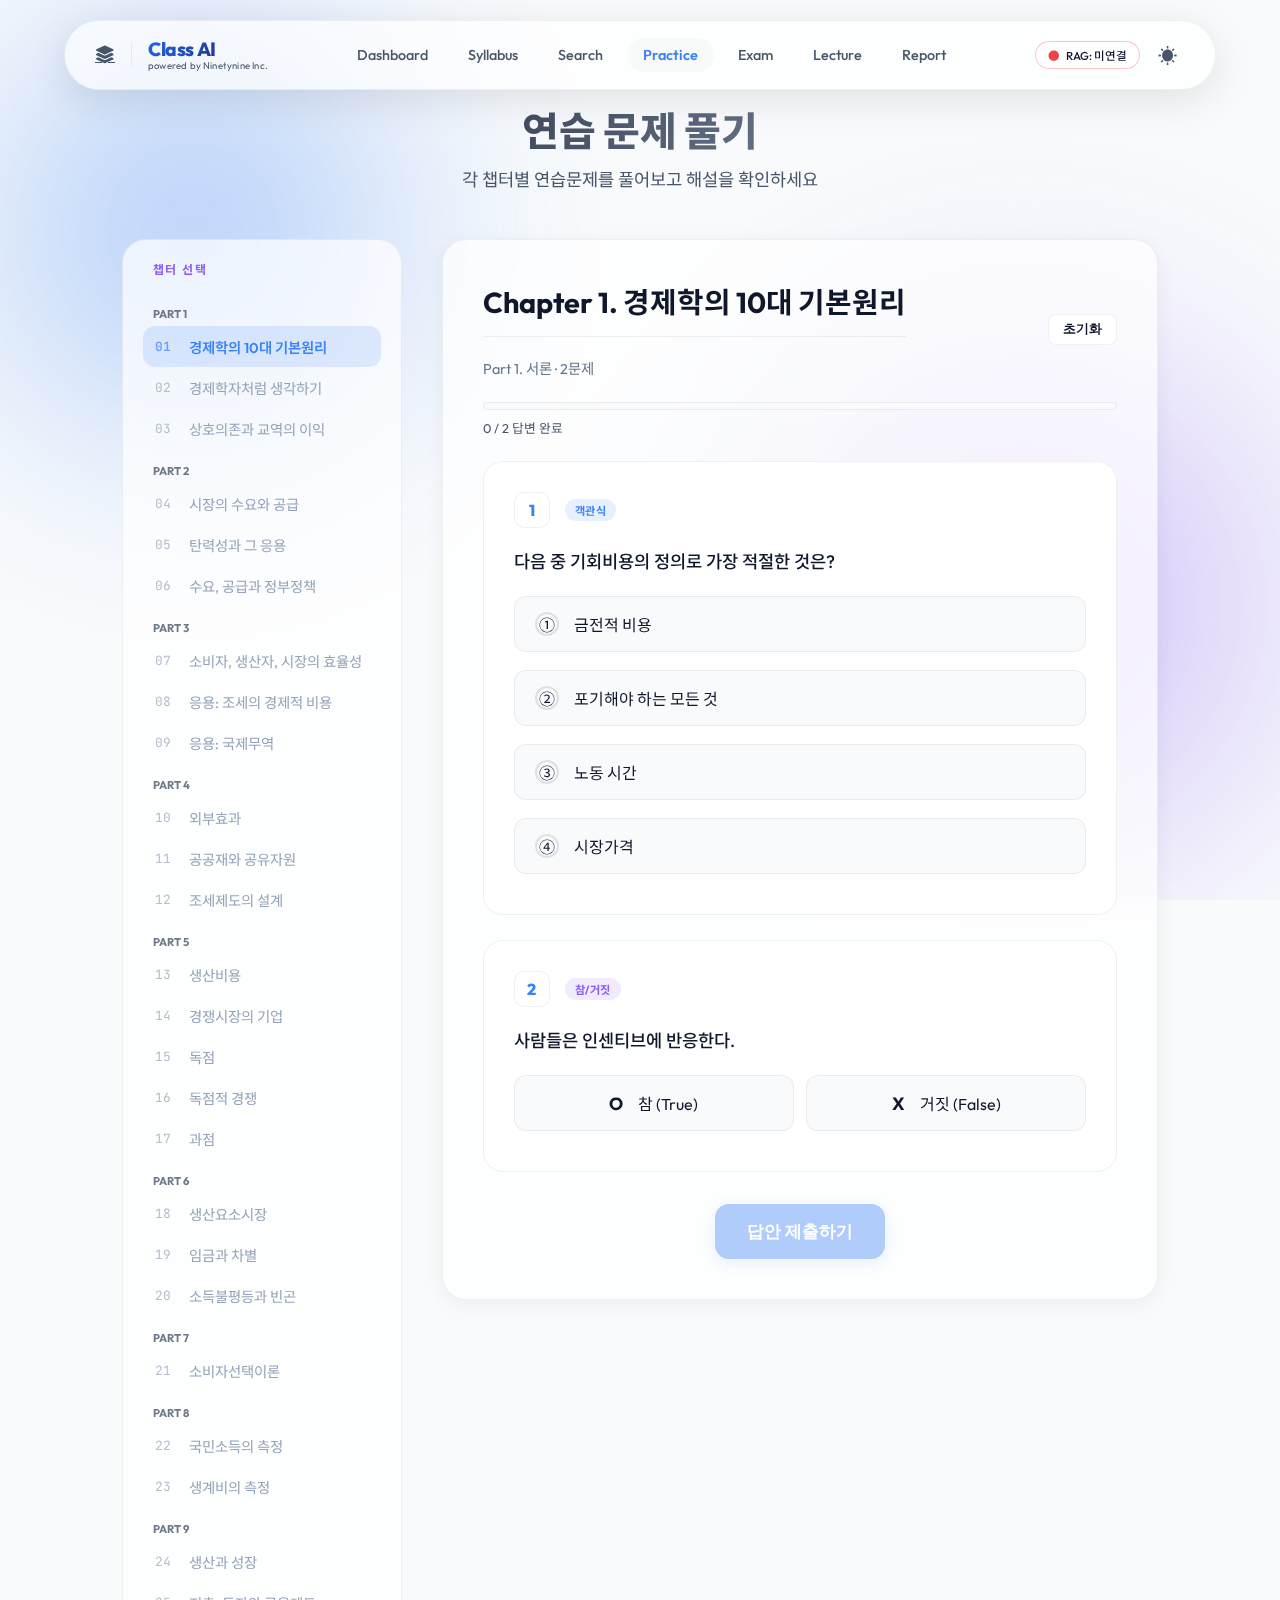
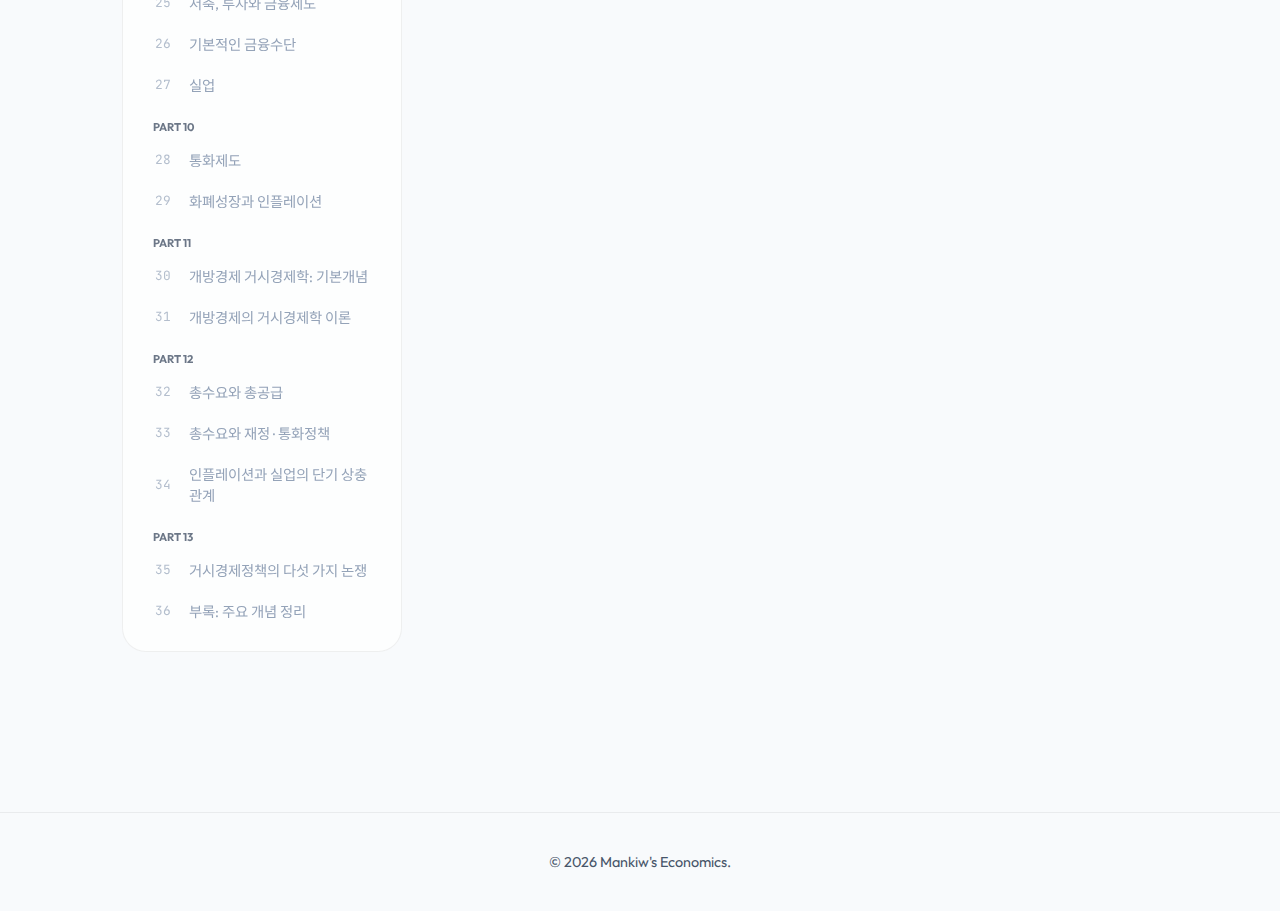
<file: practice.html>
<!DOCTYPE html>
<html lang="ko">

<head>
  <meta charset="UTF-8">
  <meta name="viewport" content="width=device-width, initial-scale=1.0">
  <meta name="description" content="맨큐의 경제학 - 연습문제 풀기. 챕터별 문제를 풀고 실력을 확인하세요.">
  <title>연습문제 풀기 | 맨큐의 경제학</title>
  <link rel="stylesheet" href="css/style.css">
  <script>
    (function () {
      const t = localStorage.getItem('mankiw_theme') ||
        (window.matchMedia('(prefers-color-scheme: dark)').matches ? 'dark' : 'light');
      document.documentElement.setAttribute('data-theme', t);
    })();
  </script>
</head>

<body>
  <div class="main-content">
    <div class="page-container">
      <div class="page-header">
        <h1>연습 문제 풀기</h1>
        <p>각 챕터별 연습문제를 풀어보고 해설을 확인하세요</p>
      </div>

      <div class="two-column-layout">
        <!-- Sidebar -->
        <div class="sidebar">
          <div class="sidebar-title">챕터 선택</div>
          <div class="chapter-list" id="chapterSidebar"></div>
        </div>

        <!-- Content -->
        <div class="content-panel" id="contentPanel">
          <div class="empty-state" id="emptyState">
            <div class="empty-state-icon">—</div>
            <div class="empty-state-title">챕터를 선택하세요</div>
            <div class="empty-state-desc">왼쪽에서 챕터를 선택하면 해당 챕터의 연습문제가 표시됩니다.</div>
          </div>
          <div id="practiceContent" class="hidden"></div>
        </div>
      </div>
    </div>
  </div>

  <script src="js/data.js"></script>
  <script src="js/key_manager.js"></script>
  <script src="js/rag_client.js"></script>
  <script src="js/common.js"></script>
  <script>
    // Navbar & Footer are handled by common.js automatically

    let currentChapter = null;
    let answers = {};
    let submitted = false;

    document.addEventListener('DOMContentLoaded', () => {
      // Initialize Sidebar
      if (typeof createChapterSidebar === 'function') {
        createChapterSidebar('chapterSidebar', handleChapterSelect, currentChapter);
      } else {
        console.error('createChapterSidebar function missing');
      }

      // Check URL parameters
      const urlParams = new URLSearchParams(window.location.search);
      const chParam = urlParams.get('chapter');
      if (chParam) {
        const chId = parseInt(chParam);
        if (!isNaN(chId)) {
          handleChapterSelect(chId);
        } else {
          handleChapterSelect(1); // Default to Ch.1 if chapter param is invalid
        }
      } else {
        handleChapterSelect(1); // Default to Ch.1 if no chapter param
      }
    });

    function handleChapterSelect(chapterId) {
      currentChapter = chapterId;
      answers = {};
      submitted = false;

      // Update sidebar
      document.querySelectorAll('#chapterSidebar button').forEach(btn => {
        btn.classList.toggle('active', parseInt(btn.dataset.chapter) === chapterId);
      });

      const chapter = getChapter(chapterId);
      const questions = PRACTICE_QUESTIONS[chapterId];

      document.getElementById('emptyState').classList.add('hidden');
      const contentDiv = document.getElementById('practiceContent');
      contentDiv.classList.remove('hidden');

      if (!questions || questions.length === 0) {
        contentDiv.innerHTML = `
          <div style="margin-bottom: 1.5rem;">
            <h2>Chapter ${chapter.id}. ${chapter.title}</h2>
            <p style="color: var(--text-tertiary); font-size: 0.9rem;">Part ${chapter.partId}. ${chapter.partTitle}</p>
          </div>
          <div class="empty-state">
            <div class="empty-state-icon">—</div>
            <div class="empty-state-title">준비 중인 문제입니다</div>
            <div class="empty-state-desc">이 챕터의 연습문제는 현재 준비 중입니다. 다른 챕터의 문제를 먼저 풀어보세요.</div>
          </div>
        `;
        return;
      }

      contentDiv.innerHTML = `
        <div style="display: flex; align-items: center; justify-content: space-between; margin-bottom: 1.5rem;">
          <div>
            <h2>Chapter ${chapter.id}. ${chapter.title}</h2>
            <p style="color: var(--text-tertiary); font-size: 0.9rem;">
              Part ${chapter.partId}. ${chapter.partTitle} · ${questions.length}문제
            </p>
          </div>
          <div style="display: flex; gap: 8px;">
            <button class="btn btn-secondary btn-sm" onclick="handleChapterSelect(${chapterId})">초기화</button>
          </div>
        </div>
        
        <div class="progress-bar mb-2">
          <div class="progress-bar-fill" id="progressBar" style="width: 0%"></div>
        </div>
        <div style="font-size: 0.8rem; color: var(--text-muted); margin-bottom: 1.5rem;" id="progressText">
          0 / ${questions.length} 답변 완료
        </div>

        <div id="questionsContainer">
          ${questions.map((q, idx) => renderQuestion(q, idx)).join('')}
        </div>

        <div style="text-align: center; margin-top: 2rem;">
          <button class="btn btn-primary btn-lg" id="submitBtn" onclick="submitAnswers()" disabled>
            답안 제출하기
          </button>
        </div>

        <div id="scoreDisplay" class="hidden"></div>
      `;
    }

    function renderQuestion(q, index) {
      const typeLabels = { multiple: '객관식', tf: '참/거짓', short: '단답형', essay: '서술형' };

      let body = '';
      if (q.type === 'multiple') {
        const markers = ['①', '②', '③', '④', '⑤'];
        body = `
          <div class="answer-options" id="options-${q.id}">
            ${q.options.map((opt, i) => `
              <div class="answer-option" data-qid="${q.id}" data-value="${i}" onclick="selectAnswer(${q.id}, ${i}, 'multiple')">
                <span class="answer-option-marker">${markers[i]}</span>
                <span>${opt}</span>
              </div>
            `).join('')}
          </div>
        `;
      } else if (q.type === 'tf') {
        body = `
          <div class="answer-options" id="options-${q.id}" style="flex-direction: row; gap: 12px;">
            <div class="answer-option" data-qid="${q.id}" data-value="true" onclick="selectAnswer(${q.id}, true, 'tf')" style="flex: 1; justify-content: center;">
              <span style="font-size: 1.1rem; font-weight: 700;">O</span>
              <span>참 (True)</span>
            </div>
            <div class="answer-option" data-qid="${q.id}" data-value="false" onclick="selectAnswer(${q.id}, false, 'tf')" style="flex: 1; justify-content: center;">
              <span style="font-size: 1.1rem; font-weight: 700;">X</span>
              <span>거짓 (False)</span>
            </div>
          </div>
        `;
      } else if (q.type === 'short') {
        body = `
          <div style="margin-top: 0.5rem;">
            <input type="text" class="form-input" id="short-${q.id}" placeholder="답을 입력하세요" 
              oninput="selectAnswer(${q.id}, this.value, 'short')" style="max-width: 400px;">
          </div>
        `;
      }

      return `
        <div class="question-card" id="question-${q.id}">
          <div class="question-header">
            <div class="question-number">${index + 1}</div>
            <span class="question-type ${q.type}">${typeLabels[q.type]}</span>
          </div>
          <div class="question-text">${q.question}</div>
          ${body}
          <div id="result-${q.id}" class="hidden"></div>
        </div>
      `;
    }

    function selectAnswer(qId, value, type) {
      if (submitted) return;
      answers[qId] = { value, type };

      // Update visual selection
      if (type === 'multiple' || type === 'tf') {
        const options = document.querySelectorAll(`[data-qid="${qId}"]`);
        options.forEach(opt => {
          opt.classList.toggle('selected', String(opt.dataset.value) === String(value));
        });
      }

      updateProgress();
    }

    function updateProgress() {
      const questions = PRACTICE_QUESTIONS[currentChapter] || [];
      const total = questions.length;
      const answered = Object.keys(answers).length;
      const pct = total > 0 ? (answered / total) * 100 : 0;

      document.getElementById('progressBar').style.width = pct + '%';
      document.getElementById('progressText').textContent = `${answered} / ${total} 답변 완료`;
      document.getElementById('submitBtn').disabled = answered < total;
    }

    function submitAnswers() {
      if (submitted) return;
      submitted = true;

      const questions = PRACTICE_QUESTIONS[currentChapter];
      let correct = 0;

      questions.forEach(q => {
        const userAnswer = answers[q.id];
        const resultDiv = document.getElementById(`result-${q.id}`);
        resultDiv.classList.remove('hidden');

        let isCorrect = false;
        if (q.type === 'multiple') {
          isCorrect = userAnswer && userAnswer.value === q.answer;
        } else if (q.type === 'tf') {
          isCorrect = userAnswer && userAnswer.value === q.answer;
        } else if (q.type === 'short') {
          isCorrect = userAnswer && userAnswer.value.trim() === q.answer;
        }

        if (isCorrect) correct++;

        // Mark options
        if (q.type === 'multiple') {
          const options = document.querySelectorAll(`[data-qid="${q.id}"]`);
          options.forEach((opt, i) => {
            opt.classList.remove('selected');
            if (i === q.answer) opt.classList.add('correct');
            else if (userAnswer && i === userAnswer.value && !isCorrect) opt.classList.add('wrong');
          });
        } else if (q.type === 'tf') {
          const options = document.querySelectorAll(`[data-qid="${q.id}"]`);
          options.forEach(opt => {
            opt.classList.remove('selected');
            if (String(opt.dataset.value) === String(q.answer)) opt.classList.add('correct');
            else if (userAnswer && String(opt.dataset.value) === String(userAnswer.value) && !isCorrect) opt.classList.add('wrong');
          });
        }

        resultDiv.innerHTML = `
          <div class="result-box ${isCorrect ? 'correct' : 'incorrect'}">
            <strong>${isCorrect ? 'CORRECT — 정답!' : 'WRONG — 오답'}</strong>
            ${q.type === 'short' ? `<br>정답: <strong>${q.answer}</strong>` : ''}
            <br><br>${q.explanation}
          </div>
        `;
      });

      // Show score
      const total = questions.length;
      const pct = Math.round((correct / total) * 100);
      const scoreDiv = document.getElementById('scoreDisplay');
      scoreDiv.classList.remove('hidden');
      scoreDiv.innerHTML = `
        <div class="score-display">
          <div class="score-circle" style="--score-deg: ${(pct / 100) * 360}deg;">
            <div class="score-value">${pct}%</div>
            <div class="score-total">${correct} / ${total}</div>
          </div>
          <div style="font-size: 1.2rem; font-weight: 700; margin-bottom: 0.5rem;">
            ${pct >= 80 ? '훌륭합니다!' : pct >= 60 ? '잘 했습니다!' : '더 복습이 필요합니다'}
          </div>
          <p style="color: var(--text-tertiary); margin-bottom: 1rem;">
            ${total}문제 중 ${correct}문제를 맞추셨습니다.
          </p>
          <button class="btn btn-primary" onclick="handleChapterSelect(${currentChapter})">다시 풀기</button>
        </div>
      `;

      // Scroll to score
      scoreDiv.scrollIntoView({ behavior: 'smooth', block: 'center' });

      // Disable submit
      document.getElementById('submitBtn').disabled = true;
      document.getElementById('submitBtn').textContent = '제출 완료';
    }
  </script>
</body>

</html>
</file>
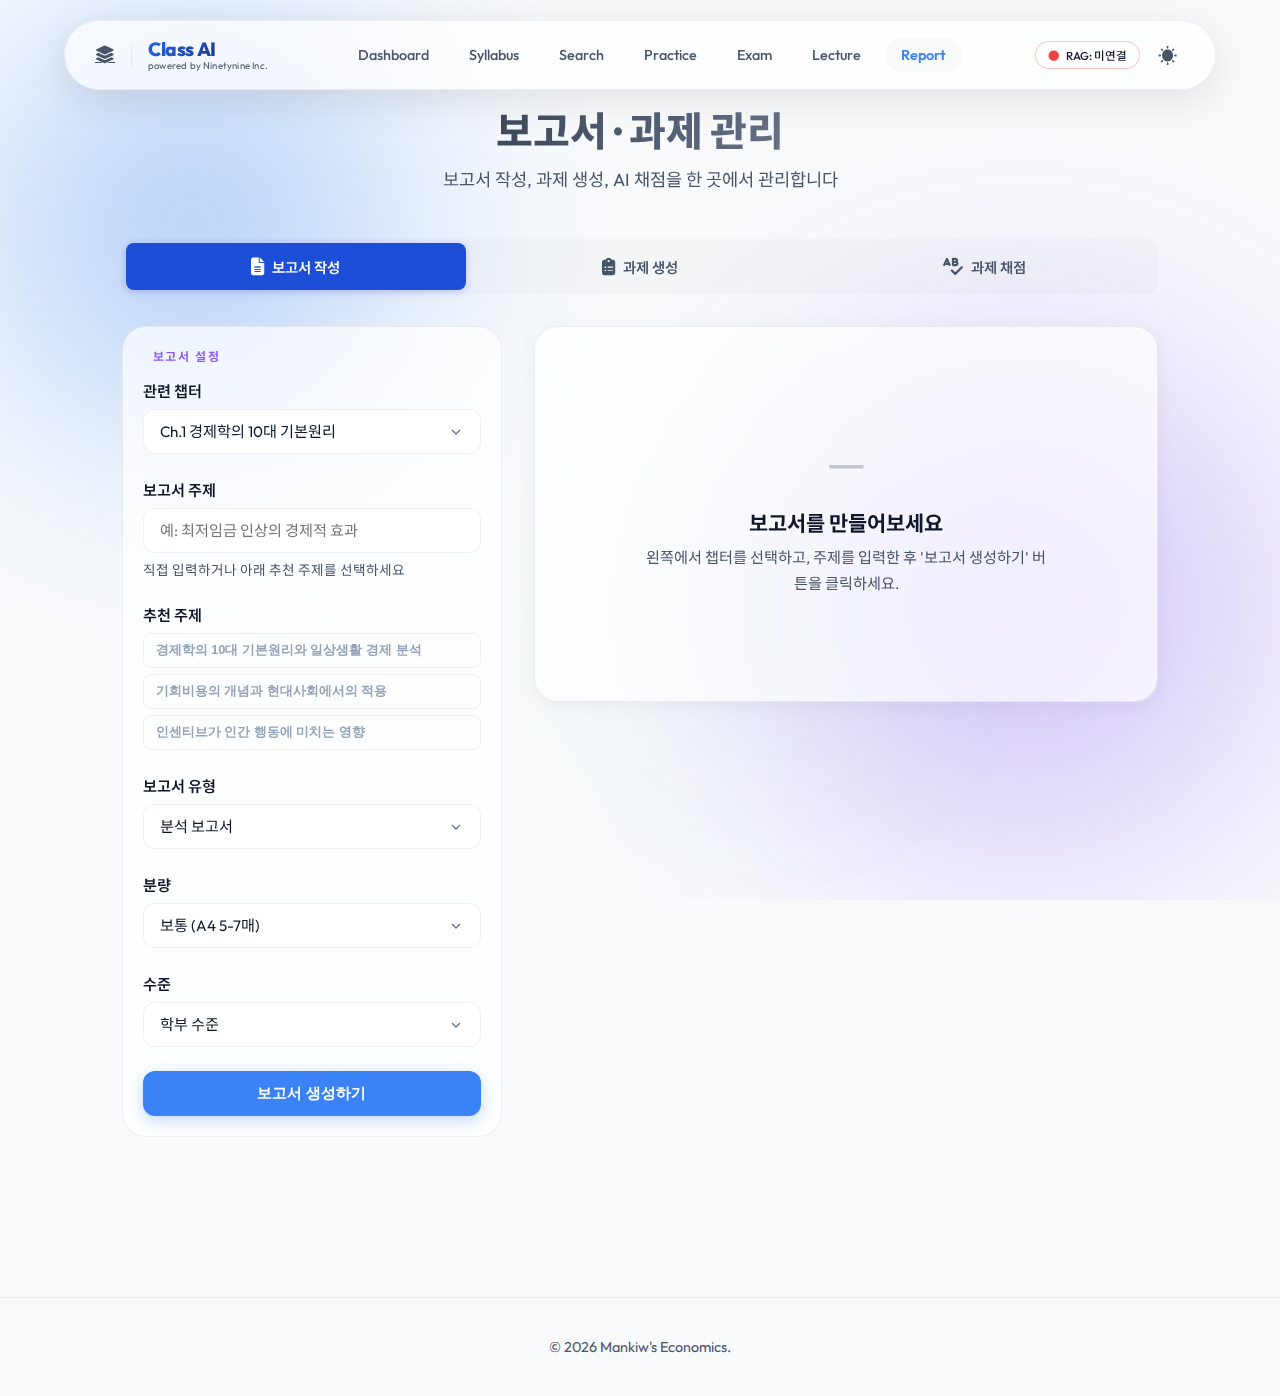
<file: report.html>
<!DOCTYPE html>
<html lang="ko">

<head>
  <meta charset="UTF-8">
  <meta name="viewport" content="width=device-width, initial-scale=1.0">
  <meta name="description" content="맨큐의 경제학 - 보고서/과제 관리. 보고서 작성, 과제 생성, 과제 채점 기능을 제공합니다.">
  <title>보고서 · 과제 관리 | 맨큐의 경제학</title>
  <link rel="stylesheet" href="css/style.css">
  <script>
    (function () {
      const t = localStorage.getItem('mankiw_theme') ||
        (window.matchMedia('(prefers-color-scheme: dark)').matches ? 'dark' : 'light');
      document.documentElement.setAttribute('data-theme', t);
    })();
  </script>
  <style>
    /* ── Tab Navigation ── */
    .tab-nav {
      display: flex;
      gap: 4px;
      margin-bottom: 2rem;
      background: var(--bg-tertiary);
      padding: 4px;
      border-radius: var(--radius-md);
    }

    .tab-btn {
      flex: 1;
      padding: 12px 16px;
      border: none;
      background: transparent;
      color: var(--text-secondary);
      font-size: 0.9rem;
      font-weight: 600;
      cursor: pointer;
      border-radius: var(--radius-sm);
      transition: all 0.25s ease;
      display: flex;
      align-items: center;
      justify-content: center;
      gap: 8px;
    }

    .tab-btn:hover {
      color: var(--text-primary);
      background: var(--bg-secondary);
    }

    .tab-btn.active {
      background: var(--primary-500);
      color: #fff;
      box-shadow: 0 2px 8px rgba(99, 102, 241, 0.3);
    }

    .tab-btn .tab-icon {
      font-size: 1.1rem;
    }

    .tab-content {
      display: none;
    }

    .tab-content.active {
      display: block;
      animation: fadeIn 0.3s ease;
    }

    @keyframes fadeIn {
      from {
        opacity: 0;
        transform: translateY(8px);
      }

      to {
        opacity: 1;
        transform: translateY(0);
      }
    }

    /* ── Assignment Card ── */
    .assignment-preview {
      background: var(--bg-secondary);
      border: 1px solid var(--border-light);
      border-radius: var(--radius-md);
      padding: 2rem;
    }

    .assignment-preview h2 {
      color: var(--primary-400);
      margin-bottom: 0.5rem;
    }

    .rubric-table {
      width: 100%;
      border-collapse: collapse;
      margin-top: 1rem;
      font-size: 0.85rem;
    }

    .rubric-table th,
    .rubric-table td {
      border: 1px solid var(--border-light);
      padding: 10px 12px;
      text-align: left;
    }

    .rubric-table th {
      background: var(--bg-tertiary);
      color: var(--text-primary);
      font-weight: 600;
    }

    .rubric-table td {
      color: var(--text-secondary);
    }

    /* ── Grading UI ── */
    .upload-zone {
      border: 2px dashed var(--border-light);
      border-radius: var(--radius-md);
      padding: 3rem 2rem;
      text-align: center;
      cursor: pointer;
      transition: all 0.3s ease;
      background: var(--bg-secondary);
    }

    .upload-zone:hover,
    .upload-zone.dragover {
      border-color: var(--primary-500);
      background: rgba(99, 102, 241, 0.05);
    }

    .upload-zone .upload-icon {
      font-size: 3rem;
      margin-bottom: 1rem;
      opacity: 0.5;
    }

    .upload-zone .upload-text {
      color: var(--text-secondary);
      font-size: 0.95rem;
    }

    .upload-zone .upload-hint {
      color: var(--text-muted);
      font-size: 0.8rem;
      margin-top: 0.5rem;
    }

    .file-info {
      display: flex;
      align-items: center;
      gap: 12px;
      padding: 12px 16px;
      background: var(--bg-tertiary);
      border-radius: var(--radius-sm);
      margin-top: 1rem;
    }

    .file-info .file-name {
      flex: 1;
      font-size: 0.9rem;
      color: var(--text-primary);
    }

    .file-info .file-size {
      font-size: 0.8rem;
      color: var(--text-muted);
    }

    .grade-result {
      margin-top: 1.5rem;
    }

    .grade-card {
      background: var(--bg-secondary);
      border: 1px solid var(--border-light);
      border-radius: var(--radius-md);
      padding: 1.5rem;
      margin-bottom: 1rem;
    }

    .grade-card h3 {
      color: var(--primary-400);
      font-size: 1rem;
      margin-bottom: 1rem;
      display: flex;
      align-items: center;
      gap: 8px;
    }

    .score-bar {
      height: 8px;
      background: var(--bg-tertiary);
      border-radius: 4px;
      overflow: hidden;
      margin: 8px 0;
    }

    .score-bar-fill {
      height: 100%;
      border-radius: 4px;
      transition: width 1s ease;
    }

    .score-label {
      display: flex;
      justify-content: space-between;
      font-size: 0.85rem;
      color: var(--text-secondary);
    }

    .score-high {
      background: linear-gradient(90deg, #10b981, #34d399);
    }

    .score-medium {
      background: linear-gradient(90deg, #f59e0b, #fbbf24);
    }

    .score-low {
      background: linear-gradient(90deg, #ef4444, #f87171);
    }

    .ai-risk-high {
      color: #ef4444;
      font-weight: 700;
    }

    .ai-risk-medium {
      color: #f59e0b;
      font-weight: 700;
    }

    .ai-risk-low {
      color: #10b981;
      font-weight: 700;
    }

    .feedback-item {
      padding: 10px 0;
      border-bottom: 1px solid var(--border-light);
      font-size: 0.9rem;
      color: var(--text-secondary);
    }

    .feedback-item:last-child {
      border-bottom: none;
    }

    .grade-badge {
      display: inline-flex;
      align-items: center;
      justify-content: center;
      width: 60px;
      height: 60px;
      border-radius: 50%;
      font-size: 1.5rem;
      font-weight: 800;
    }
  </style>
</head>

<body>
  <div class="main-content">
    <div class="page-container">
      <div class="page-header">
        <h1>보고서 · 과제 관리</h1>
        <p>보고서 작성, 과제 생성, AI 채점을 한 곳에서 관리합니다</p>
      </div>

      <!-- Tab Navigation -->
      <div class="tab-nav">
        <button class="tab-btn active" onclick="switchTab('report')" id="tabBtnReport">
          <span class="tab-icon"><i class="fa-solid fa-file-lines"></i></span> 보고서 작성
        </button>
        <button class="tab-btn" onclick="switchTab('assignment')" id="tabBtnAssignment">
          <span class="tab-icon"><i class="fa-solid fa-clipboard-list"></i></span> 과제 생성
        </button>
        <button class="tab-btn" onclick="switchTab('grading')" id="tabBtnGrading">
          <span class="tab-icon"><i class="fa-solid fa-spell-check"></i></span> 과제 채점
        </button>
      </div>

      <!-- ═══════════════════════════════════════ -->
      <!--  TAB 1: 보고서 작성하기 (기존 유지)       -->
      <!-- ═══════════════════════════════════════ -->
      <div class="tab-content active" id="tabReport">
        <div style="display: grid; grid-template-columns: 380px 1fr; gap: 2rem; align-items: start;">
          <div class="sidebar" style="position: sticky; top: calc(var(--nav-height) + 2rem);">
            <div class="sidebar-title">보고서 설정</div>
            <div class="form-group">
              <label class="form-label">관련 챕터</label>
              <select class="form-select" id="reportChapter" onchange="updateTopicSuggestions()">
                <option value="">챕터를 선택하세요</option>
              </select>
            </div>
            <div class="form-group">
              <label class="form-label">보고서 주제</label>
              <input type="text" class="form-input" id="reportTopic" placeholder="예: 최저임금 인상의 경제적 효과">
              <div class="form-hint">직접 입력하거나 아래 추천 주제를 선택하세요</div>
            </div>
            <div class="form-group">
              <label class="form-label">추천 주제</label>
              <div id="suggestedTopics" style="display: flex; flex-direction: column; gap: 6px;">
                <div style="font-size: 0.8rem; color: var(--text-muted);">챕터를 선택하면 추천 주제가 표시됩니다</div>
              </div>
            </div>
            <div class="form-group">
              <label class="form-label">보고서 유형</label>
              <select class="form-select" id="reportType">
                <option value="analysis">분석 보고서</option>
                <option value="comparison">비교 분석 보고서</option>
                <option value="case">사례 연구 보고서</option>
                <option value="policy">정책 제언 보고서</option>
                <option value="literature">문헌 조사 보고서</option>
              </select>
            </div>
            <div class="form-group">
              <label class="form-label">분량</label>
              <select class="form-select" id="reportLength">
                <option value="short">짧은 (A4 2-3매)</option>
                <option value="medium" selected>보통 (A4 5-7매)</option>
                <option value="long">긴 (A4 10매 이상)</option>
              </select>
            </div>
            <div class="form-group">
              <label class="form-label">수준</label>
              <select class="form-select" id="reportLevel">
                <option value="undergrad" selected>학부 수준</option>
                <option value="advanced">심화 수준</option>
              </select>
            </div>
            <button class="btn btn-primary w-full" onclick="generateReport()">보고서 생성하기</button>
          </div>
          <div>
            <div id="reportEmpty" class="content-panel">
              <div class="empty-state">
                <div class="empty-state-icon">—</div>
                <div class="empty-state-title">보고서를 만들어보세요</div>
                <div class="empty-state-desc">왼쪽에서 챕터를 선택하고, 주제를 입력한 후 '보고서 생성하기' 버튼을 클릭하세요.</div>
              </div>
            </div>
            <div id="reportOutput" class="hidden"></div>
          </div>
        </div>
      </div>

      <!-- ═══════════════════════════════════════ -->
      <!--  TAB 2: 과제 생성하기 (NEW)              -->
      <!-- ═══════════════════════════════════════ -->
      <div class="tab-content" id="tabAssignment">
        <div style="display: grid; grid-template-columns: 380px 1fr; gap: 2rem; align-items: start;">
          <div class="sidebar" style="position: sticky; top: calc(var(--nav-height) + 2rem);">
            <div class="sidebar-title">과제 설정</div>
            <div class="form-group">
              <label class="form-label">관련 챕터 (복수 선택 가능)</label>
              <div id="assignChapterList"
                style="max-height: 200px; overflow-y: auto; border: 1px solid var(--border-light); border-radius: var(--radius-sm); padding: 8px;">
              </div>
            </div>
            <div class="form-group">
              <label class="form-label">과제 유형</label>
              <select class="form-select" id="assignType">
                <option value="essay">에세이 (논술형)</option>
                <option value="case_study">사례 분석</option>
                <option value="comparison">비교 분석</option>
                <option value="debate">토론문 작성</option>
                <option value="data_analysis">데이터 분석</option>
                <option value="policy_proposal">정책 제안서</option>
              </select>
            </div>
            <div class="form-group">
              <label class="form-label">난이도</label>
              <select class="form-select" id="assignDifficulty">
                <option value="basic">기본</option>
                <option value="intermediate" selected>중급</option>
                <option value="advanced">심화</option>
              </select>
            </div>
            <div class="form-group">
              <label class="form-label">분량 요구사항</label>
              <select class="form-select" id="assignLength">
                <option value="short">A4 2-3매 (1,000~1,500자)</option>
                <option value="medium" selected>A4 5-7매 (2,500~3,500자)</option>
                <option value="long">A4 10매 이상 (5,000자+)</option>
              </select>
            </div>
            <div class="form-group">
              <label class="form-label">제출 기한</label>
              <input type="date" class="form-input" id="assignDueDate">
            </div>
            <div class="form-group">
              <label class="form-label" style="display: flex; align-items: center; gap: 8px;">
                <input type="checkbox" id="assignIncludeRubric" checked> 채점 기준표 포함
              </label>
            </div>
            <button class="btn btn-primary w-full" onclick="generateAssignment()">과제 생성하기</button>
          </div>
          <div>
            <div id="assignEmpty" class="content-panel">
              <div class="empty-state">
                <div class="empty-state-icon"><i class="fa-solid fa-clipboard-list"
                    style="font-size: 2rem; opacity: 0.3;"></i></div>
                <div class="empty-state-title">과제를 생성해보세요</div>
                <div class="empty-state-desc">챕터와 과제 유형을 선택한 후 '과제 생성하기' 버튼을 클릭하면, 채점 기준표가 포함된 과제지가 자동으로 생성됩니다.</div>
              </div>
            </div>
            <div id="assignOutput" class="hidden"></div>
          </div>
        </div>
      </div>

      <!-- ═══════════════════════════════════════ -->
      <!--  TAB 3: 과제 채점하기 (NEW)              -->
      <!-- ═══════════════════════════════════════ -->
      <div class="tab-content" id="tabGrading">
        <div style="display: grid; grid-template-columns: 380px 1fr; gap: 2rem; align-items: start;">
          <div class="sidebar" style="position: sticky; top: calc(var(--nav-height) + 2rem);">
            <div class="sidebar-title">채점 설정</div>
            <div class="form-group">
              <label class="form-label">관련 챕터</label>
              <select class="form-select" id="gradeChapter">
                <option value="">챕터를 선택하세요</option>
              </select>
            </div>
            <div class="form-group">
              <label class="form-label">과제 주제 (선택)</label>
              <input type="text" class="form-input" id="gradeAssignTopic" placeholder="예: 최저임금의 경제적 효과">
              <div class="form-hint">과제 주제를 입력하면 내용 충실도를 더 정확히 평가합니다</div>
            </div>
            <div class="form-group">
              <label class="form-label">평가 항목</label>
              <label
                style="display: flex; align-items: center; gap: 8px; font-size: 0.85rem; color: var(--text-secondary); margin-bottom: 6px; cursor: pointer;">
                <input type="checkbox" id="gradeAiDetect" checked> AI 작성 여부 탐지
              </label>
              <label
                style="display: flex; align-items: center; gap: 8px; font-size: 0.85rem; color: var(--text-secondary); margin-bottom: 6px; cursor: pointer;">
                <input type="checkbox" id="gradeContent" checked> 내용 충실도 평가
              </label>
              <label
                style="display: flex; align-items: center; gap: 8px; font-size: 0.85rem; color: var(--text-secondary); margin-bottom: 6px; cursor: pointer;">
                <input type="checkbox" id="gradeLogic" checked> 논리 구조 평가
              </label>
              <label
                style="display: flex; align-items: center; gap: 8px; font-size: 0.85rem; color: var(--text-secondary); cursor: pointer;">
                <input type="checkbox" id="gradeRef" checked> 참고문헌 적절성
              </label>
            </div>
            <div class="form-group">
              <label class="form-label">PDF 파일 업로드</label>
              <div class="upload-zone" id="uploadZone" onclick="document.getElementById('pdfInput').click()">
                <div class="upload-icon"><i class="fa-solid fa-cloud-arrow-up"></i></div>
                <div class="upload-text">클릭하여 PDF 파일을 선택하세요</div>
                <div class="upload-hint">또는 여기에 파일을 드래그 앤 드롭</div>
              </div>
              <input type="file" id="pdfInput" accept=".pdf,.txt" style="display: none;"
                onchange="handleFileSelect(event)">
              <div id="fileInfo" class="hidden"></div>
            </div>
            <button class="btn btn-primary w-full" onclick="gradeAssignment()" id="gradeBtn" disabled>
              채점 시작하기
            </button>
          </div>
          <div>
            <div id="gradeEmpty" class="content-panel">
              <div class="empty-state">
                <div class="empty-state-icon"><i class="fa-solid fa-spell-check"
                    style="font-size: 2rem; opacity: 0.3;"></i></div>
                <div class="empty-state-title">과제를 채점해보세요</div>
                <div class="empty-state-desc">
                  학생이 제출한 PDF 파일을 업로드하면, AI가 다음 항목을 자동으로 평가합니다:<br><br>
                  <strong>1. AI 작성 여부 탐지</strong> — ChatGPT 등 AI 도구 사용 의심도 분석<br>
                  <strong>2. 내용 충실도</strong> — 교과서 내용 기반 정확도 평가<br>
                  <strong>3. 논리 구조</strong> — 서론-본론-결론 체계성 평가<br>
                  <strong>4. 참고문헌</strong> — 인용의 적절성 및 다양성 평가
                </div>
              </div>
            </div>
            <div id="gradeOutput" class="hidden"></div>
          </div>
        </div>
      </div>

    </div>
  </div>

  <script src="js/data.js"></script>
  <script src="js/key_manager.js"></script>
  <script src="js/rag_client.js"></script>
  <script src="js/common.js"></script>
  <script src="js/report_app.js"></script>
</body>

</html>
</file>
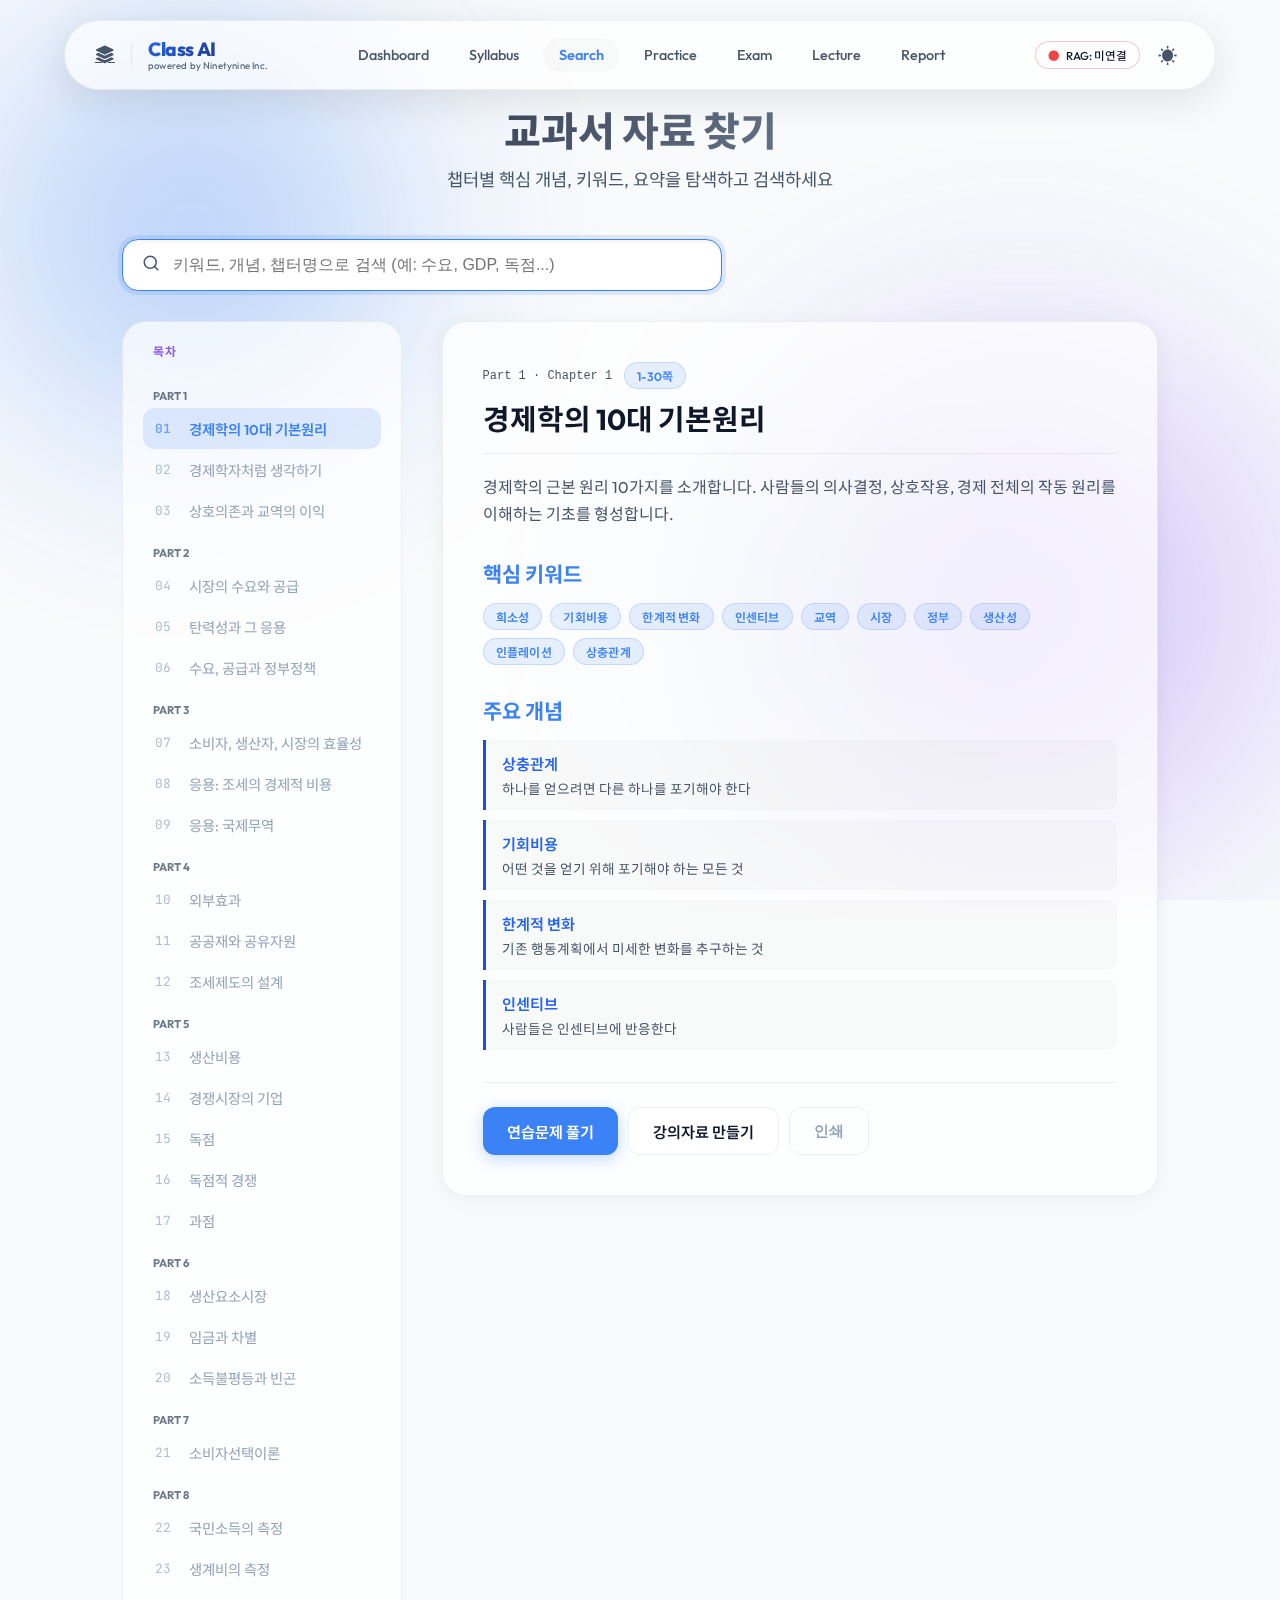
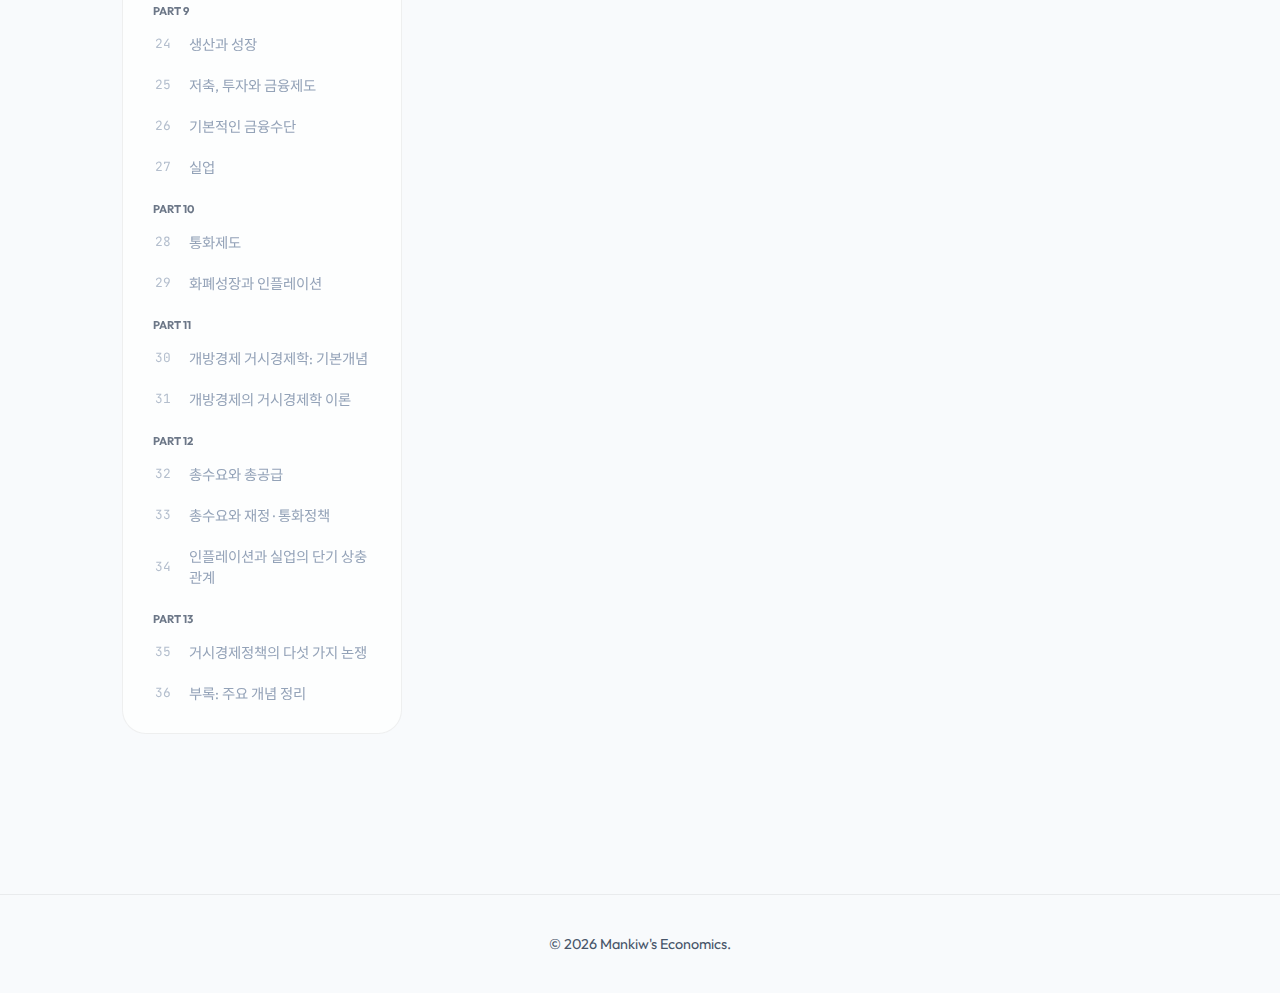
<file: search.html>
<!DOCTYPE html>
<html lang="ko">

<head>
  <meta charset="UTF-8">
  <meta name="viewport" content="width=device-width, initial-scale=1.0">
  <meta name="description" content="맨큐의 경제학 - 교과서 자료 찾기. 챕터별 핵심 개념과 내용을 탐색하세요.">
  <title>교과서 자료 찾기 | 맨큐의 경제학</title>
  <link rel="stylesheet" href="css/style.css">
  <script>
    (function () {
      const t = localStorage.getItem('mankiw_theme') ||
        (window.matchMedia('(prefers-color-scheme: dark)').matches ? 'dark' : 'light');
      document.documentElement.setAttribute('data-theme', t);
    })();
  </script>
</head>

<body>
  <div class="main-content">
    <div class="page-container">
      <div class="page-header">
        <h1>교과서 자료 찾기</h1>
        <p>챕터별 핵심 개념, 키워드, 요약을 탐색하고 검색하세요</p>
      </div>

      <!-- Search -->
      <div class="search-box" style="max-width: 600px;">
        <span class="search-box-icon"><svg width="18" height="18" viewBox="0 0 24 24" fill="none" stroke="currentColor"
            stroke-width="2" stroke-linecap="round" stroke-linejoin="round">
            <circle cx="11" cy="11" r="8"></circle>
            <path d="m21 21-4.35-4.35"></path>
          </svg></span>
        <input type="text" id="searchInput" placeholder="키워드, 개념, 챕터명으로 검색 (예: 수요, GDP, 독점...)" autofocus>
      </div>

      <!-- Layout -->
      <div class="two-column-layout">
        <!-- Sidebar -->
        <div class="sidebar">
          <div class="sidebar-title">목차</div>
          <div class="chapter-list" id="chapterSidebar"></div>
        </div>

        <!-- Content -->
        <div class="content-panel" id="contentPanel">
          <div class="empty-state" id="emptyState">
            <div class="empty-state-icon">—</div>
            <div class="empty-state-title">챕터를 선택하세요</div>
            <div class="empty-state-desc">왼쪽 목차에서 챕터를 선택하거나, 검색란에 키워드를 입력하여 관련 내용을 찾아보세요.</div>
          </div>
          <div id="chapterContent" class="hidden"></div>
          <div id="searchResults" class="hidden"></div>
        </div>
      </div>
    </div>
  </div>

  <script src="js/data.js"></script>
  <script src="js/key_manager.js"></script>
  <script src="js/rag_client.js"></script>
  <script src="js/common.js"></script>
  <script>
    // Navbar & Footer handled automatically by common.js

    let currentChapter = null;

    document.addEventListener('DOMContentLoaded', () => {
      // Build sidebar
      if (typeof createChapterSidebar === 'function') {
        createChapterSidebar('chapterSidebar', handleChapterSelect, currentChapter);
      }

      // Check URL parameters
      const urlParams = new URLSearchParams(window.location.search);
      const chParam = urlParams.get('chapter');
      if (chParam) {
        handleChapterSelect(parseInt(chParam));
      } else {
        // Default to Chapter 1
        handleChapterSelect(1);
      }
    });

    function handleChapterSelect(chapterId) {
      currentChapter = chapterId;
      const chapter = getChapter(chapterId);
      if (!chapter) return;

      // Update sidebar active state
      document.querySelectorAll('#chapterSidebar button').forEach(btn => {
        btn.classList.toggle('active', parseInt(btn.dataset.chapter) === chapterId);
      });

      // Show chapter content
      document.getElementById('emptyState').classList.add('hidden');
      document.getElementById('searchResults').classList.add('hidden');
      const contentDiv = document.getElementById('chapterContent');
      contentDiv.classList.remove('hidden');

      contentDiv.innerHTML = `
        <div style="display: flex; align-items: center; gap: 12px; margin-bottom: 0.5rem;">
          <span style="font-size: 0.75rem; color: var(--text-muted); font-family: 'Inter', monospace;">
            Part ${chapter.partId} · Chapter ${chapter.id}
          </span>
          <span class="tag tag-blue">${chapter.pages}쪽</span>
        </div>
        <h2>${chapter.title}</h2>
        <p style="color: var(--text-secondary); margin-bottom: 1.5rem; line-height: 1.7;">${chapter.summary}</p>
        
        <h3>핵심 키워드</h3>
        <div style="display: flex; flex-wrap: wrap; gap: 8px; margin-bottom: 1.5rem;">
          ${chapter.keywords.map(k => `<span class="tag tag-blue">${k}</span>`).join('')}
        </div>

        ${chapter.concepts && chapter.concepts.length > 0 ? `
          <h3>주요 개념</h3>
          <div style="display: flex; flex-direction: column; gap: 10px; margin-bottom: 1.5rem;">
            ${chapter.concepts.map(c => `
              <div style="background: var(--bg-tertiary); border-left: 3px solid var(--primary-500); padding: 12px 16px; border-radius: 0 var(--radius-sm) var(--radius-sm) 0;">
                <div style="font-weight: 600; font-size: 0.95rem; color: var(--primary-400); margin-bottom: 4px;">${c.name}</div>
                <div style="font-size: 0.85rem; color: var(--text-secondary);">${c.desc}</div>
              </div>
            `).join('')}
          </div>
        ` : ''}

        <div style="display: flex; gap: 10px; margin-top: 2rem; border-top: 1px solid var(--border-subtle); padding-top: 1.5rem;">
          <a href="practice.html?chapter=${chapter.id}" class="btn btn-primary">연습문제 풀기</a>
          <a href="lecture.html?chapter=${chapter.id}" class="btn btn-secondary">강의자료 만들기</a>
          <button onclick="printContent('chapterContent')" class="btn btn-ghost">인쇄</button>
        </div>
      `;
    }

    // Search functionality
    const searchInput = document.getElementById('searchInput');
    searchInput.addEventListener('input', debounce(function () {
      const query = this.value.trim();
      if (!query) {
        document.getElementById('searchResults').classList.add('hidden');
        if (currentChapter) {
          document.getElementById('chapterContent').classList.remove('hidden');
        } else {
          document.getElementById('emptyState').classList.remove('hidden');
        }
        return;
      }

      const results = searchChapters(query);
      document.getElementById('emptyState').classList.add('hidden');
      document.getElementById('chapterContent').classList.add('hidden');
      const resultsDiv = document.getElementById('searchResults');
      resultsDiv.classList.remove('hidden');

      if (results.length === 0) {
        resultsDiv.innerHTML = `
          <div class="empty-state">
            <div class="empty-state-icon">—</div>
            <div class="empty-state-title">"${escapeHtml(query)}"에 대한 결과가 없습니다</div>
            <div class="empty-state-desc">다른 키워드로 검색해보세요.</div>
          </div>
        `;
        return;
      }

      resultsDiv.innerHTML = `
        <div style="margin-bottom: 1rem; color: var(--text-tertiary); font-size: 0.85rem;">
          "${escapeHtml(query)}" 검색 결과: <strong style="color: var(--primary-400);">${results.length}개</strong> 챕터
        </div>
        ${results.map(ch => `
          <div class="question-card" style="cursor: pointer;" onclick="handleChapterSelect(${ch.id}); document.getElementById('searchInput').value = '';">
            <div style="display: flex; align-items: center; gap: 10px; margin-bottom: 8px;">
              <span class="question-number">${String(ch.id).padStart(2, '0')}</span>
              <span style="font-size: 0.75rem; color: var(--text-muted);">Part ${ch.partId}. ${ch.partTitle}</span>
              <span class="tag tag-blue" style="margin-left: auto;">${ch.pages}쪽</span>
            </div>
            <div style="font-weight: 600; font-size: 1.05rem; margin-bottom: 8px;">${ch.title}</div>
            <div style="font-size: 0.85rem; color: var(--text-secondary); margin-bottom: 10px;">${ch.summary}</div>
            <div style="display: flex; flex-wrap: wrap; gap: 6px;">
              ${ch.keywords.slice(0, 6).map(k => {
        const isMatch = k.toLowerCase().includes(query.toLowerCase());
        return `<span class="tag ${isMatch ? 'tag-amber' : 'tag-blue'}" style="font-size: 0.7rem;">${k}</span>`;
      }).join('')}
              ${ch.keywords.length > 6 ? `<span class="tag tag-blue" style="font-size: 0.7rem;">+${ch.keywords.length - 6}</span>` : ''}
            </div>
          </div>
        `).join('')}
      `;
    }, 200));
  </script>
</body>

</html>
</file>
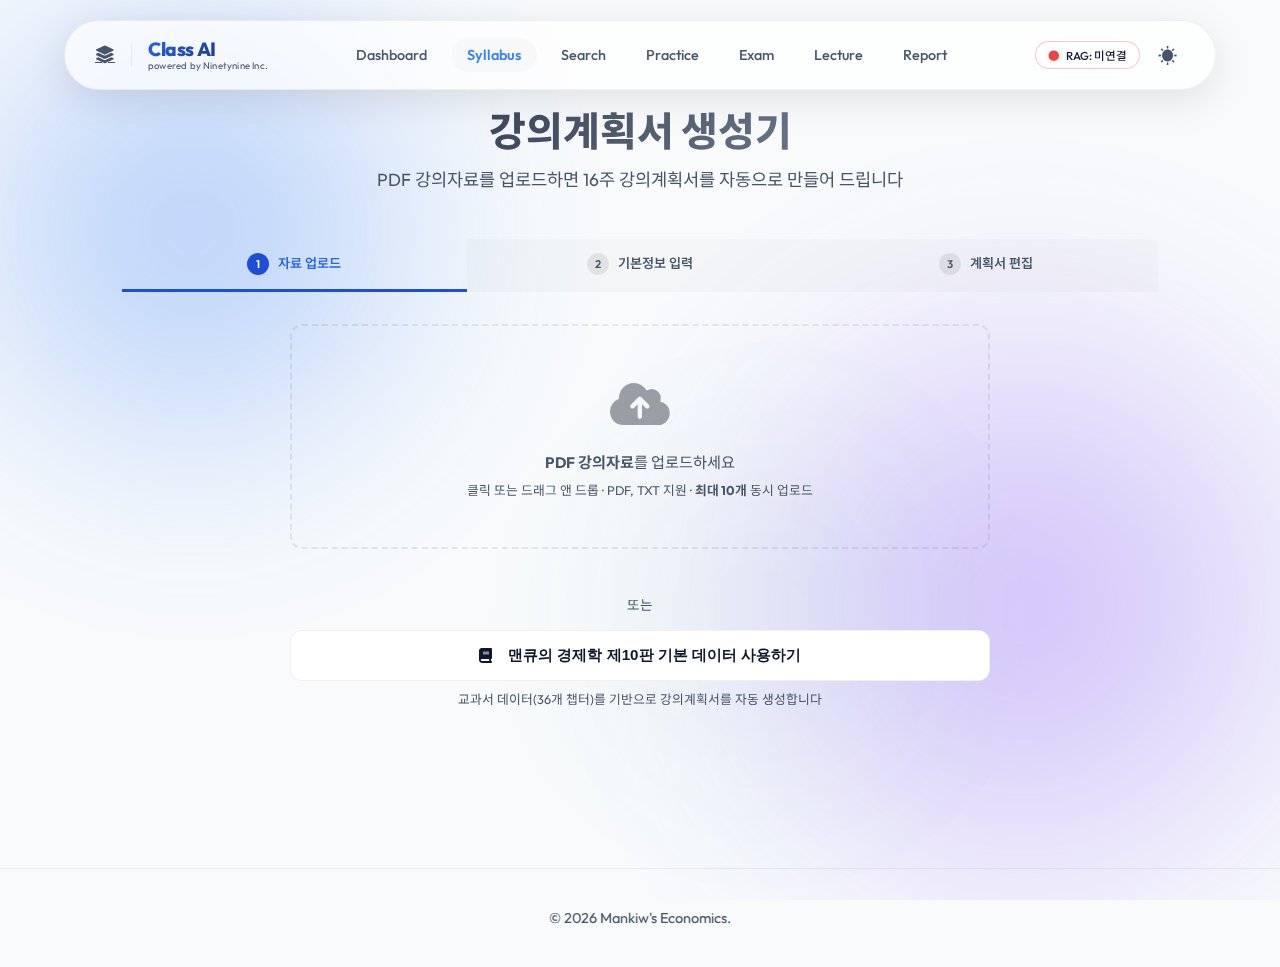
<file: syllabus.html>
<!DOCTYPE html>
<html lang="ko">

<head>
    <meta charset="UTF-8">
    <meta name="viewport" content="width=device-width, initial-scale=1.0">
    <meta name="description" content="맨큐의 경제학 - 강의계획서 자동 생성. PDF를 업로드하면 16주 강의계획서를 AI가 자동 생성합니다.">
    <title>강의계획서 생성 | 맨큐의 경제학</title>
    <link rel="stylesheet" href="css/style.css">
    <script>
        (function () {
            const t = localStorage.getItem('mankiw_theme') ||
                (window.matchMedia('(prefers-color-scheme: dark)').matches ? 'dark' : 'light');
            document.documentElement.setAttribute('data-theme', t);
        })();
    </script>
    <style>
        .syl-upload-zone {
            border: 2px dashed var(--border-light);
            border-radius: var(--radius-md);
            padding: 3rem 2rem;
            text-align: center;
            cursor: pointer;
            transition: all 0.3s ease;
            background: var(--bg-secondary);
        }

        .syl-upload-zone:hover,
        .syl-upload-zone.dragover {
            border-color: var(--primary-500);
            background: rgba(99, 102, 241, 0.05);
        }

        .syl-upload-zone .up-icon {
            font-size: 3rem;
            margin-bottom: 1rem;
            opacity: 0.4;
        }

        .syl-upload-zone .up-text {
            color: var(--text-secondary);
            font-size: 0.95rem;
        }

        .week-row {
            display: grid;
            grid-template-columns: 60px 1fr 160px 100px 50px;
            gap: 8px;
            align-items: center;
            padding: 12px 16px;
            border-bottom: 1px solid var(--border-light);
            transition: background 0.2s;
        }

        .week-row:hover {
            background: var(--bg-tertiary);
        }

        .week-num {
            font-weight: 700;
            color: var(--primary-400);
            font-size: 0.95rem;
            text-align: center;
        }

        .week-topic input,
        .week-method select {
            width: 100%;
            padding: 8px 10px;
            border: 1px solid var(--border-light);
            border-radius: var(--radius-sm);
            background: var(--bg-primary);
            color: var(--text-primary);
            font-size: 0.85rem;
            transition: border-color 0.2s;
        }

        .week-topic input:focus,
        .week-method select:focus {
            outline: none;
            border-color: var(--primary-500);
        }

        .week-chapter {
            font-size: 0.8rem;
            color: var(--text-muted);
        }

        .week-actions button {
            background: none;
            border: none;
            color: var(--text-muted);
            cursor: pointer;
            padding: 4px;
            font-size: 0.9rem;
        }

        .week-actions button:hover {
            color: var(--primary-400);
        }

        .week-header {
            display: grid;
            grid-template-columns: 60px 1fr 160px 100px 50px;
            gap: 8px;
            padding: 10px 16px;
            font-size: 0.75rem;
            font-weight: 700;
            color: var(--text-muted);
            text-transform: uppercase;
            letter-spacing: 1px;
            border-bottom: 2px solid var(--border-light);
            background: var(--bg-tertiary);
            border-radius: var(--radius-sm) var(--radius-sm) 0 0;
        }

        .syl-meta-grid {
            display: grid;
            grid-template-columns: 1fr 1fr;
            gap: 12px;
            margin-bottom: 1.5rem;
        }

        .syl-meta-grid .form-group {
            margin-bottom: 0;
        }

        .syl-preview {
            background: var(--bg-secondary);
            border: 1px solid var(--border-light);
            border-radius: var(--radius-md);
            overflow: hidden;
        }

        .syl-preview-header {
            padding: 1.5rem;
            border-bottom: 1px solid var(--border-light);
        }

        .special-week {
            background: rgba(245, 158, 11, 0.06);
        }

        .special-week .week-num {
            color: var(--accent-amber);
        }

        .step-indicator {
            display: flex;
            gap: 0;
            margin-bottom: 2rem;
        }

        .step {
            flex: 1;
            text-align: center;
            padding: 14px 8px;
            font-size: 0.82rem;
            font-weight: 600;
            color: var(--text-muted);
            background: var(--bg-tertiary);
            border-bottom: 3px solid transparent;
            transition: all 0.3s;
            position: relative;
        }

        .step.active {
            color: var(--primary-400);
            border-bottom-color: var(--primary-500);
            background: var(--bg-secondary);
        }

        .step.done {
            color: var(--text-secondary);
            border-bottom-color: #10b981;
        }

        .step:first-child {
            border-radius: var(--radius-sm) 0 0 0;
        }

        .step:last-child {
            border-radius: 0 var(--radius-sm) 0 0;
        }

        .step-num {
            display: inline-flex;
            align-items: center;
            justify-content: center;
            width: 22px;
            height: 22px;
            border-radius: 50%;
            background: var(--border-light);
            font-size: 0.7rem;
            margin-right: 6px;
        }

        .step.active .step-num {
            background: var(--primary-500);
            color: #fff;
        }

        .step.done .step-num {
            background: #10b981;
            color: #fff;
        }
    </style>
</head>

<body>
    <div class="main-content">
        <div class="page-container">
            <div class="page-header">
                <h1>강의계획서 생성기</h1>
                <p>PDF 강의자료를 업로드하면 16주 강의계획서를 자동으로 만들어 드립니다</p>
            </div>

            <!-- Step Indicator -->
            <div class="step-indicator">
                <div class="step active" id="step1"><span class="step-num">1</span> 자료 업로드</div>
                <div class="step" id="step2"><span class="step-num">2</span> 기본정보 입력</div>
                <div class="step" id="step3"><span class="step-num">3</span> 계획서 편집</div>
            </div>

            <!-- ═══════════════════════════════════ -->
            <!--  STEP 1: PDF 업로드                 -->
            <!-- ═══════════════════════════════════ -->
            <div id="stepContent1">
                <div style="max-width: 700px; margin: 0 auto;">
                    <div class="syl-upload-zone" id="sylUploadZone"
                        onclick="document.getElementById('sylPdfInput').click()">
                        <div class="up-icon"><i class="fa-solid fa-cloud-arrow-up"></i></div>
                        <div class="up-text"><strong>PDF 강의자료</strong>를 업로드하세요</div>
                        <div style="color:var(--text-muted);font-size:0.8rem;margin-top:8px;">클릭 또는 드래그 앤 드롭 · PDF, TXT
                            지원 · <strong>최대 10개</strong> 동시 업로드</div>
                    </div>
                    <input type="file" id="sylPdfInput" accept=".pdf,.txt" multiple style="display:none;"
                        onchange="handleSylUpload(event)">
                    <div id="sylFileCount" class="hidden"
                        style="margin-top:1rem;text-align:center;font-size:0.85rem;color:var(--primary-400);font-weight:600;">
                    </div>
                    <div id="sylFileList" style="margin-top:0.8rem;display:flex;flex-direction:column;gap:6px;"></div>
                    <div id="sylNextBtn" class="hidden" style="margin-top:1rem;">
                        <button class="btn btn-primary w-full" onclick="goToStep(2)" style="padding:14px;">
                            <i class="fa-solid fa-arrow-right"></i>&nbsp; 다음 단계: 기본정보 입력
                        </button>
                    </div>

                    <div style="text-align: center; margin: 2rem 0 1rem; color: var(--text-muted); font-size: 0.85rem;">
                        또는</div>

                    <button class="btn btn-secondary w-full" onclick="useDefaultTextbook()" style="padding: 14px;">
                        <i class="fa-solid fa-book"></i>&nbsp; 맨큐의 경제학 제10판 기본 데이터 사용하기
                    </button>
                    <div style="font-size:0.8rem;color:var(--text-muted);text-align:center;margin-top:8px;">
                        교과서 데이터(36개 챕터)를 기반으로 강의계획서를 자동 생성합니다
                    </div>
                </div>
            </div>

            <!-- ═══════════════════════════════════ -->
            <!--  STEP 2: 기본 정보 입력              -->
            <!-- ═══════════════════════════════════ -->
            <div id="stepContent2" class="hidden">
                <div style="max-width: 700px; margin: 0 auto;">
                    <div class="content-panel" style="padding: 2rem;">
                        <h3 style="color:var(--primary-400);margin-bottom:1.5rem;">강좌 기본 정보</h3>
                        <div class="syl-meta-grid">
                            <div class="form-group">
                                <label class="form-label">과목명</label>
                                <input type="text" class="form-input" id="sylCourseName" value="경제학원론">
                            </div>
                            <div class="form-group">
                                <label class="form-label">담당교수</label>
                                <input type="text" class="form-input" id="sylProfessor" placeholder="교수명을 입력하세요">
                            </div>
                            <div class="form-group">
                                <label class="form-label">학기</label>
                                <select class="form-select" id="sylSemester">
                                    <option value="2026-1" selected>2026학년도 1학기</option>
                                    <option value="2026-2">2026학년도 2학기</option>
                                    <option value="2027-1">2027학년도 1학기</option>
                                </select>
                            </div>
                            <div class="form-group">
                                <label class="form-label">학점</label>
                                <select class="form-select" id="sylCredits">
                                    <option value="2">2학점</option>
                                    <option value="3" selected>3학점</option>
                                    <option value="4">4학점</option>
                                </select>
                            </div>
                            <div class="form-group">
                                <label class="form-label">강의 요일/시간</label>
                                <input type="text" class="form-input" id="sylSchedule" placeholder="예: 화·목 09:00~10:15">
                            </div>
                            <div class="form-group">
                                <label class="form-label">강의실</label>
                                <input type="text" class="form-input" id="sylRoom" placeholder="예: 경상관 301호">
                            </div>
                        </div>

                        <div class="form-group">
                            <label class="form-label">수업 목표</label>
                            <textarea class="form-input" id="sylObjective" rows="3" style="resize:vertical;"
                                placeholder="이 강좌의 학습 목표를 입력하세요.">맨큐의 경제학 제10판을 통해 미시경제학과 거시경제학의 기본 원리를 이해하고, 현실 경제 현상을 경제학적으로 분석하는 능력을 배양한다.</textarea>
                        </div>

                        <div class="form-group">
                            <label class="form-label">성적 평가 기준</label>
                            <div style="display: grid; grid-template-columns: repeat(4, 1fr); gap: 8px;">
                                <div><label class="form-label" style="font-size:0.75rem;">중간고사 (%)</label><input
                                        type="number" class="form-input" id="sylMidterm" value="30" min="0" max="100">
                                </div>
                                <div><label class="form-label" style="font-size:0.75rem;">기말고사 (%)</label><input
                                        type="number" class="form-input" id="sylFinal" value="30" min="0" max="100">
                                </div>
                                <div><label class="form-label" style="font-size:0.75rem;">과제 (%)</label><input
                                        type="number" class="form-input" id="sylAssign" value="20" min="0" max="100">
                                </div>
                                <div><label class="form-label" style="font-size:0.75rem;">출석/참여 (%)</label><input
                                        type="number" class="form-input" id="sylAttend" value="20" min="0" max="100">
                                </div>
                            </div>
                        </div>

                        <div style="display: flex; gap: 12px; margin-top: 1.5rem;">
                            <button class="btn btn-ghost" onclick="goToStep(1)">이전</button>
                            <button class="btn btn-primary" style="flex:1;" onclick="generateSyllabus()">강의계획서
                                생성하기</button>
                        </div>
                    </div>
                </div>
            </div>

            <!-- ═══════════════════════════════════ -->
            <!--  STEP 3: 계획서 편집 & 미리보기      -->
            <!-- ═══════════════════════════════════ -->
            <div id="stepContent3" class="hidden">
                <div style="display: flex; gap: 12px; margin-bottom: 1rem; justify-content: flex-end;">
                    <button class="btn btn-ghost btn-sm" onclick="goToStep(2)"><i class="fa-solid fa-arrow-left"></i>
                        기본정보 수정</button>
                    <button class="btn btn-secondary btn-sm" onclick="printContent('syllabusPreview')"><i
                            class="fa-solid fa-print"></i> 인쇄</button>
                    <button class="btn btn-secondary btn-sm" onclick="downloadSyllabus()"><i
                            class="fa-solid fa-download"></i> 다운로드</button>
                    <button class="btn btn-primary btn-sm" onclick="resetSyllabus()"><i class="fa-solid fa-rotate"></i>
                        초기화</button>
                </div>
                <div class="syl-preview" id="syllabusPreview">
                    <!-- Generated syllabus will be rendered here -->
                </div>
            </div>

        </div>
    </div>

    <script src="js/data.js"></script>
    <script src="js/key_manager.js"></script>
    <script src="js/rag_client.js"></script>
    <script src="js/common.js"></script>
    <script src="js/syllabus_app.js"></script>
</body>

</html>
</file>
<file: css/style.css>
/* ============================================================
   Mankiw's Economics - Web 3.0 Immersive Design System
   "Aurora & Glass" Aesthetic
   ============================================================ */

@import url('https://fonts.googleapis.com/css2?family=Outfit:wght@300;400;500;600;700;800&family=Noto+Sans+KR:wght@300;400;500;600;700;800&family=JetBrains+Mono:wght@400;500&display=swap');

:root {
  /* ── Core Palette (Deep & Rich) ── */
  --bg-deep: #05050A;
  --bg-surface: #0F0F16;
  --bg-card: rgba(20, 20, 30, 0.6);
  --bg-card-hover: rgba(30, 30, 45, 0.8);
  --bg-glass: rgba(255, 255, 255, 0.03);
  --bg-overlay: rgba(5, 5, 10, 0.8);

  /* ── Accents (Neon & Vivid) ── */
  --accent-primary: #3B82F6;
  --accent-glow: #2563EB;
  --accent-secondary: #8B5CF6;
  --accent-emerald: #10B981;
  --accent-amber: #F59E0B;
  --accent-rose: #F43F5E;
  --accent-violet: #8B5CF6;

  /* ── Aliases used in sub-pages ── */
  --primary-400: #60A5FA;
  --primary-500: #3B82F6;
  --blue-500: #3B82F6;
  --emerald-500: #10B981;
  --amber-500: #F59E0B;
  --violet-500: #8B5CF6;
  --rose-500: #F43F5E;
  --text-secondary: #94A3B8;
  --text-tertiary: #64748B;
  --bg-tertiary: rgba(255, 255, 255, 0.02);
  --border-light: rgba(255, 255, 255, 0.1);

  /* ── Text ── */
  --text-main: #FFFFFF;
  --text-muted: #94A3B8;
  --text-sub: #64748B;

  /* ── Borders ── */
  --border-default: rgba(255, 255, 255, 0.08);
  /* Alias for subtle */
  --border-subtle: rgba(255, 255, 255, 0.08);
  --border-highlight: rgba(255, 255, 255, 0.15);

  /* ── Effects ── */
  --blur-md: 12px;
  --blur-lg: 24px;
  --shadow-glow: 0 0 40px rgba(59, 130, 246, 0.15);
  --shadow-xl: 0 20px 60px rgba(0, 0, 0, 0.5);

  /* ── Layout ── */
  --nav-height: 70px;
  --content-width: 1400px;
  --card-radius: 24px;
  --radius-lg: 24px;
  --radius-md: 12px;
  --radius-sm: 8px;
}

[data-theme="light"] {
  --bg-deep: #F8FAFC;
  --bg-surface: #FFFFFF;
  --bg-card: rgba(255, 255, 255, 0.7);
  --bg-card-hover: rgba(255, 255, 255, 0.9);
  --bg-glass: rgba(0, 0, 0, 0.02);
  --bg-overlay: rgba(255, 255, 255, 0.8);

  --text-main: #0F172A;
  --text-muted: #475569;
  --text-sub: #94A3B8;

  --border-default: rgba(0, 0, 0, 0.06);
  --border-subtle: rgba(0, 0, 0, 0.06);
  --border-highlight: rgba(0, 0, 0, 0.1);
  --shadow-glow: 0 0 40px rgba(59, 130, 246, 0.1);
  --shadow-xl: 0 20px 60px rgba(0, 0, 0, 0.1);

  --primary-400: #2563EB;
  --primary-500: #1D4ED8;
  --text-secondary: #475569;
  --text-tertiary: #64748B;
  --bg-tertiary: rgba(0, 0, 0, 0.02);
  --border-light: rgba(0, 0, 0, 0.08);
}

* {
  box-sizing: border-box;
  margin: 0;
  padding: 0;
}

html {
  font-size: 16px;
  scroll-behavior: smooth;
}

body {
  font-family: 'Outfit', 'Noto Sans KR', sans-serif;
  background-color: var(--bg-deep);
  color: var(--text-main);
  min-height: 100vh;
  overflow-x: hidden;
  transition: background 0.5s ease;
}

/* ══════════════════════════════════════
   AURORA BACKGROUND ANIMATION
   ══════════════════════════════════════ */
.aurora-bg {
  position: fixed;
  inset: 0;
  z-index: 0;
  overflow: hidden;
  pointer-events: none;
}

.aurora-blob {
  position: absolute;
  filter: blur(80px);
  opacity: 0.4;
  animation: float 20s infinite alternate;
}

.blob-1 {
  top: -10%;
  left: -10%;
  width: 50vw;
  height: 50vw;
  background: radial-gradient(circle, var(--accent-primary), transparent 70%);
  animation-duration: 25s;
}

.blob-2 {
  bottom: -10%;
  right: -10%;
  width: 60vw;
  height: 60vw;
  background: radial-gradient(circle, var(--accent-secondary), transparent 70%);
  animation-duration: 30s;
  animation-direction: alternate-reverse;
}

.blob-3 {
  top: 40%;
  left: 40%;
  width: 40vw;
  height: 40vw;
  background: radial-gradient(circle, rgba(16, 185, 129, 0.15), transparent 70%);
  animation-duration: 20s;
}

@keyframes float {
  0% {
    transform: translate(0, 0) scale(1);
  }

  100% {
    transform: translate(30px, 50px) scale(1.1);
  }
}

/* ══════════════════════════════════════
   NAVIGATION (Floating Glass Dock)
   ══════════════════════════════════════ */
.navbar {
  position: fixed;
  top: 20px;
  left: 50%;
  transform: translateX(-50%);
  width: 90%;
  max-width: var(--content-width);
  height: var(--nav-height);
  background: rgba(15, 15, 22, 0.6);
  backdrop-filter: blur(16px);
  -webkit-backdrop-filter: blur(16px);
  border: 1px solid var(--border-subtle);
  border-radius: 100px;
  display: flex;
  align-items: center;
  justify-content: space-between;
  padding: 0 30px;
  z-index: 1000;
  box-shadow: 0 10px 40px rgba(0, 0, 0, 0.1);
  transition: all 0.3s ease;
}

[data-theme="light"] .navbar {
  background: rgba(255, 255, 255, 0.7);
}

.nav-brand {
  font-family: 'Outfit', sans-serif;
  font-weight: 800;
  font-size: 1.2rem;
  letter-spacing: -0.02em;
  color: var(--text-main);
  text-decoration: none;
  display: flex;
  align-items: center;
  gap: 10px;
}

.nav-brand-icon {
  width: 32px;
  height: 32px;
  background: linear-gradient(135deg, var(--accent-primary), var(--accent-secondary));
  border-radius: 8px;
  display: flex;
  align-items: center;
  justify-content: center;
  color: white;
  font-size: 0.9rem;
}

.nav-links {
  display: flex;
  gap: 8px;
  list-style: none;
}

.nav-links a {
  text-decoration: none;
  color: var(--text-muted);
  font-weight: 500;
  padding: 8px 16px;
  border-radius: 20px;
  transition: all 0.2s;
  font-size: 0.9rem;
}

.nav-links a:hover,
.nav-links a.active {
  color: var(--text-main);
  background: var(--bg-glass);
}

.nav-links a.active {
  font-weight: 600;
  color: var(--accent-primary);
}

.theme-toggle {
  background: none;
  border: none;
  cursor: pointer;
  color: var(--text-muted);
  font-size: 1.2rem;
  padding: 8px;
  border-radius: 50%;
  transition: transform 0.2s, color 0.2s;
}

.theme-toggle:hover {
  color: var(--text-main);
  transform: rotate(15deg);
}

/* ══════════════════════════════════════
   HERO SECTION (Bold & Immersive)
   ══════════════════════════════════════ */
.main-content {
  position: relative;
  z-index: 1;
  padding-top: 100px;
  /* Slightly reduced top padding */
  max-width: var(--content-width);
  margin: 0 auto;
  padding-left: 5%;
  padding-right: 5%;
  padding-bottom: 80px;
}

.hero-section {
  display: flex;
  align-items: center;
  /* Vertically center align */
  justify-content: space-between;
  min-height: 75vh;
  /* Taller hero section */
  margin-bottom: 6rem;
  gap: 6vw;
  /* Responsive gap */
  position: relative;
}

.hero-content {
  flex: 1.2;
  max-width: 700px;
  z-index: 2;
}

.badge-glass {
  display: inline-flex;
  align-items: center;
  gap: 8px;
  padding: 8px 16px;
  margin-bottom: 24px;
  background: var(--bg-glass);
  border: 1px solid var(--border-subtle);
  border-radius: 100px;
  font-size: 0.85rem;
  font-weight: 600;
  color: var(--accent-primary);
  backdrop-filter: blur(4px);
}

.pulse-dot {
  width: 6px;
  height: 6px;
  background: var(--accent-emerald);
  border-radius: 50%;
  box-shadow: 0 0 10px var(--accent-emerald);
}

.hero-title {
  font-size: clamp(3rem, 6vw, 4.5rem);
  font-weight: 800;
  line-height: 1.1;
  letter-spacing: -0.03em;
  margin-bottom: 24px;
}

.gradient-text-animated {
  background: linear-gradient(to right, var(--accent-primary), var(--accent-secondary), var(--accent-primary));
  background-size: 200% auto;
  -webkit-background-clip: text;
  background-clip: text;
  -webkit-text-fill-color: transparent;
  animation: shine 4s linear infinite;
}

@keyframes shine {
  to {
    background-position: 200% center;
  }
}

.hero-desc {
  font-size: 1.2rem;
  color: var(--text-muted);
  margin-bottom: 40px;
  line-height: 1.6;
}

.hero-actions {
  display: flex;
  align-items: center;
  gap: 30px;
}

.btn-glow {
  padding: 16px 32px;
  background: var(--text-main);
  color: var(--bg-deep);
  font-weight: 700;
  font-size: 1.1rem;
  border-radius: 100px;
  text-decoration: none;
  transition: transform 0.2s, box-shadow 0.2s;
  box-shadow: 0 0 20px rgba(255, 255, 255, 0.2);
}

.btn-glow:hover {
  transform: translateY(-2px);
  box-shadow: 0 0 40px rgba(255, 255, 255, 0.4);
}

[data-theme="light"] .btn-glow {
  background: var(--bg-deep);
  color: var(--text-main);
  box-shadow: 0 10px 20px rgba(0, 0, 0, 0.1);
}

.hero-status {
  display: flex;
  flex-direction: column;
}

.status-value {
  font-size: 1.8rem;
  font-weight: 800;
  font-family: 'JetBrains Mono';
}

.status-label {
  font-size: 0.8rem;
  text-transform: uppercase;
  color: var(--text-muted);
  opacity: 0.6;
}

.hero-divider {
  width: 1px;
  height: 40px;
  background: var(--border-subtle);
}

/* Textbook Cover Showcase */
/* Textbook Cover Showcase */
.hero-visual {
  flex: 0.8;
  display: flex;
  align-items: center;
  justify-content: center;
  perspective: 1500px;
  /* Enhanced 3D perspective */
  z-index: 2;
}

.book-link-wrapper {
  display: block;
  text-decoration: none;
  cursor: pointer;
  transform-style: preserve-3d;
  transition: transform 0.5s cubic-bezier(0.34, 1.56, 0.64, 1);
  /* Elastic bounce */
}

.book-link-wrapper:hover {
  transform: scale(1.05) rotateY(-5deg) translateZ(20px);
}

.book-showcase {
  position: relative;
  display: flex;
  flex-direction: column;
  align-items: center;
  animation: floatBook 6s ease-in-out infinite;
}

.book-glow {
  position: absolute;
  width: 280px;
  height: 380px;
  background: radial-gradient(ellipse at center, rgba(59, 130, 246, 0.25), transparent 70%);
  filter: blur(40px);
  z-index: 0;
  top: 10%;
}

.book-card {
  position: relative;
  z-index: 2;
  border-radius: 12px;
  overflow: hidden;
  box-shadow:
    0 25px 60px rgba(0, 0, 0, 0.5),
    0 0 0 1px rgba(255, 255, 255, 0.1),
    0 0 80px rgba(59, 130, 246, 0.15);
  transition: transform 0.4s ease, box-shadow 0.4s ease;
}

.book-card:hover {
  transform: scale(1.03) rotateY(-3deg);
  box-shadow:
    0 30px 80px rgba(0, 0, 0, 0.6),
    0 0 0 1px rgba(255, 255, 255, 0.15),
    0 0 100px rgba(59, 130, 246, 0.25);
}

.book-cover-img {
  display: block;
  width: 340px;
  /* Increased size */
  height: auto;
  border-radius: 12px;
  box-shadow: 0 20px 50px rgba(0, 0, 0, 0.2);
  /* Base shadow */
  transition: box-shadow 0.3s;
}

.book-link-wrapper:hover .book-cover-img {
  box-shadow:
    0 40px 80px rgba(0, 0, 0, 0.4),
    0 0 0 1px rgba(255, 255, 255, 0.2),
    0 0 60px rgba(59, 130, 246, 0.3);
  /* Blue glow on hover */
}

.book-reflection {
  width: 260px;
  height: 60px;
  background: linear-gradient(to bottom, rgba(255, 255, 255, 0.06), transparent);
  border-radius: 50%;
  margin-top: 12px;
  filter: blur(8px);
  z-index: 1;
}

.book-info {
  display: flex;
  flex-direction: column;
  align-items: center;
  gap: 4px;
  margin-top: 16px;
  z-index: 2;
}

.book-edition {
  font-family: 'JetBrains Mono', monospace;
  font-size: 0.75rem;
  font-weight: 600;
  color: var(--accent-primary);
  letter-spacing: 0.12em;
  text-transform: uppercase;
  background: rgba(59, 130, 246, 0.1);
  padding: 4px 14px;
  border-radius: 100px;
  border: 1px solid rgba(59, 130, 246, 0.2);
}

.book-author {
  font-size: 0.8rem;
  color: var(--text-muted);
  font-weight: 500;
}

[data-theme="light"] .book-glow {
  background: radial-gradient(ellipse at center, rgba(59, 130, 246, 0.15), transparent 70%);
}

[data-theme="light"] .book-card {
  box-shadow:
    0 25px 60px rgba(0, 0, 0, 0.15),
    0 0 0 1px rgba(0, 0, 0, 0.06),
    0 0 60px rgba(59, 130, 246, 0.08);
}

@keyframes floatBook {

  0%,
  100% {
    transform: translateY(0);
  }

  50% {
    transform: translateY(-15px);
  }
}

/* ══════════════════════════════════════
   BENTO GRID (The Core Layout)
   ══════════════════════════════════════ */
.section-label {
  font-size: 0.8rem;
  letter-spacing: 0.2em;
  color: var(--accent-primary);
  margin-bottom: 2rem;
}

.bento-grid {
  display: grid;
  grid-template-columns: repeat(4, 1fr);
  grid-template-rows: repeat(2, minmax(240px, auto));
  gap: 20px;
  margin-bottom: 5rem;
}

.bento-card {
  position: relative;
  background: var(--bg-card);
  backdrop-filter: blur(20px);
  -webkit-backdrop-filter: blur(20px);
  border: 1px solid var(--border-subtle);
  border-radius: var(--card-radius);
  padding: 30px;
  text-decoration: none;
  overflow: hidden;
  transition: transform 0.3s, border-color 0.3s;
  display: flex;
  flex-direction: column;
  justify-content: space-between;
}

/* Spotlight Effect */
.bento-card:hover {
  transform: translateY(-5px);
  border-color: var(--border-highlight);
}

.bento-card::before {
  content: '';
  position: absolute;
  inset: 0;
  background: radial-gradient(800px circle at var(--mouse-x) var(--mouse-y), rgba(255, 255, 255, 0.06), transparent 40%);
  opacity: 0;
  transition: opacity 0.3s;
  pointer-events: none;
  z-index: 1;
}

.bento-card:hover::before {
  opacity: 1;
}

.card-large {
  grid-column: span 2;
  grid-row: span 2;
}

.card-tall {
  grid-column: span 1;
  grid-row: span 2;
}

.card-medium {
  grid-column: span 1;
}

.card-small {
  grid-column: span 1;
}

/* ══════════════════════════════════════
   CARD BACKGROUND PATTERNS
   ══════════════════════════════════════ */
.bento-card::after {
  content: '';
  position: absolute;
  inset: 0;
  z-index: 0;
  opacity: 0.05;
  background-size: cover;
  transition: opacity 0.3s;
  pointer-events: none;
}

.bento-card:hover::after {
  opacity: 0.1;
}

/* 1. Deep Search: Circuit/Network Pattern */
.card-search::after {
  background-image: url("data:image/svg+xml,%3Csvg width='60' height='60' viewBox='0 0 60 60' xmlns='http://www.w3.org/2000/svg'%3E%3Cpath d='M30 15a1 1 0 1 1 0-2 1 1 0 0 1 0 2zm0 30a1 1 0 1 1 0-2 1 1 0 0 1 0 2zm-15 0a1 1 0 1 1 0-2 1 1 0 0 1 0 2zm30 0a1 1 0 1 1 0-2 1 1 0 0 1 0 2zM15 30a1 1 0 1 1 0-2 1 1 0 0 1 0 2zm30 0a1 1 0 1 1 0-2 1 1 0 0 1 0 2zM5.5 5.5h49v49h-49z' fill='%23ffffff' fill-rule='evenodd'/%3E%3C/svg%3E");
  background-size: 120px;
  background-repeat: repeat;
}

/* 2. Practice: Grid Dots Pattern */
.card-practice::after {
  background-image: url("data:image/svg+xml,%3Csvg width='20' height='20' viewBox='0 0 20 20' xmlns='http://www.w3.org/2000/svg'%3E%3Ccircle cx='2' cy='2' r='1' fill='%23ffffff'/%3E%3C/svg%3E");
  background-size: 20px 20px;
}

/* 3. Evaluations: Hexagon Pattern */
.card-evaluations::after {
  background-image: url("data:image/svg+xml,%3Csvg width='24' height='40' viewBox='0 0 24 40' xmlns='http://www.w3.org/2000/svg'%3E%3Cpath d='M0 40c5.523 0 10-4.477 10-10V30c0-5.523 4.477-10 10-10s10 4.477 10 10v10H0zM24 0c-5.523 0-10 4.477-10 10v10c0 5.523-4.477 10-10 10S-6 25.523-6 20V10H24z' fill='%23ffffff' fill-rule='evenodd'/%3E%3C/svg%3E");
  opacity: 0.04;
  background-size: 48px;
}

/* 4. Lecture Prep: Topography/Waves Pattern */
.card-lecture::after {
  background-image: url("data:image/svg+xml,%3Csvg width='100' height='20' viewBox='0 0 100 20' xmlns='http://www.w3.org/2000/svg'%3E%3Cpath d='M21.184 20c.357-.13.72-.264 1.088-.402l1.768-.661C33.64 15.347 39.647 14 50 14c10.271 0 15.362 1.222 24.629 4.928.955.383 1.869.74 2.75 1.072h6.225c-2.51-.73-5.139-1.691-8.233-2.928C65.888 13.278 60.562 12 50 12c-10.626 0-16.855 1.397-26.66 5.063l-1.767.662c-2.475.923-4.66 1.674-6.724 2.275h6.335zm0-20C13.258 2.892 8.077 4 0 4V2c5.744 0 9.951-.574 14.85-2h6.334zM77.38 0C85.239 2.966 90.502 4 100 4V2c-6.842 0-11.386-.542-16.396-2h-6.225zM0 14c8.44 0 13.718-1.21 22.272-4.402l1.768-.661C33.64 5.347 39.647 4 50 4c10.271 0 15.362 1.222 24.629 4.928C84.112 12.722 89.438 14 100 14v-2c-10.271 0-15.362-1.222-24.629-4.928C65.888 3.278 60.562 2 50 2 39.374 2 33.145 3.397 23.34 7.063l-1.767.662C13.223 10.84 8.163 12 0 12v2z' fill='%23ffffff' fill-rule='evenodd'/%3E%3C/svg%3E");
  background-size: 100px 20px;
}

/* 5. Reporting: Stripes Pattern */
.card-reporting::after {
  background-image: url("data:image/svg+xml,%3Csvg width='40' height='40' viewBox='0 0 40 40' xmlns='http://www.w3.org/2000/svg'%3E%3Cg fill='%23ffffff' fill-rule='evenodd'%3E%3Cpath d='M0 40L40 0H20L0 20M40 40V20L20 40'/%3E%3C/g%3E%3C/svg%3E");
}

/* Light Mode Overrides for Patterns (Darker SVG fill) */
[data-theme="light"] .card-search::after {
  background-image: url("data:image/svg+xml,%3Csvg width='60' height='60' viewBox='0 0 60 60' xmlns='http://www.w3.org/2000/svg'%3E%3Cpath d='M30 15a1 1 0 1 1 0-2 1 1 0 0 1 0 2zm0 30a1 1 0 1 1 0-2 1 1 0 0 1 0 2zm-15 0a1 1 0 1 1 0-2 1 1 0 0 1 0 2zm30 0a1 1 0 1 1 0-2 1 1 0 0 1 0 2zM15 30a1 1 0 1 1 0-2 1 1 0 0 1 0 2zm30 0a1 1 0 1 1 0-2 1 1 0 0 1 0 2zM5.5 5.5h49v49h-49z' fill='%23000000' fill-rule='evenodd'/%3E%3C/svg%3E");
}

[data-theme="light"] .card-practice::after {
  background-image: url("data:image/svg+xml,%3Csvg width='20' height='20' viewBox='0 0 20 20' xmlns='http://www.w3.org/2000/svg'%3E%3Ccircle cx='2' cy='2' r='1' fill='%23000000'/%3E%3C/svg%3E");
}

[data-theme="light"] .card-evaluations::after {
  background-image: url("data:image/svg+xml,%3Csvg width='24' height='40' viewBox='0 0 24 40' xmlns='http://www.w3.org/2000/svg'%3E%3Cpath d='M0 40c5.523 0 10-4.477 10-10V30c0-5.523 4.477-10 10-10s10 4.477 10 10v10H0zM24 0c-5.523 0-10 4.477-10 10v10c0 5.523-4.477 10-10 10S-6 25.523-6 20V10H24z' fill='%23000000' fill-rule='evenodd'/%3E%3C/svg%3E");
}

[data-theme="light"] .card-lecture::after {
  background-image: url("data:image/svg+xml,%3Csvg width='100' height='20' viewBox='0 0 100 20' xmlns='http://www.w3.org/2000/svg'%3E%3Cpath d='M21.184 20c.357-.13.72-.264 1.088-.402l1.768-.661C33.64 15.347 39.647 14 50 14c10.271 0 15.362 1.222 24.629 4.928.955.383 1.869.74 2.75 1.072h6.225c-2.51-.73-5.139-1.691-8.233-2.928C65.888 13.278 60.562 12 50 12c-10.626 0-16.855 1.397-26.66 5.063l-1.767.662c-2.475.923-4.66 1.674-6.724 2.275h6.335zm0-20C13.258 2.892 8.077 4 0 4V2c5.744 0 9.951-.574 14.85-2h6.334zM77.38 0C85.239 2.966 90.502 4 100 4V2c-6.842 0-11.386-.542-16.396-2h-6.225zM0 14c8.44 0 13.718-1.21 22.272-4.402l1.768-.661C33.64 5.347 39.647 4 50 4c10.271 0 15.362 1.222 24.629 4.928C84.112 12.722 89.438 14 100 14v-2c-10.271 0-15.362-1.222-24.629-4.928C65.888 3.278 60.562 2 50 2 39.374 2 33.145 3.397 23.34 7.063l-1.767.662C13.223 10.84 8.163 12 0 12v2z' fill='%23000000' fill-rule='evenodd'/%3E%3C/svg%3E");
}

[data-theme="light"] .card-reporting::after {
  background-image: url("data:image/svg+xml,%3Csvg width='40' height='40' viewBox='0 0 40 40' xmlns='http://www.w3.org/2000/svg'%3E%3Cg fill='%23000000' fill-rule='evenodd'%3E%3Cpath d='M0 40L40 0H20L0 20M40 40V20L20 40'/%3E%3C/g%3E%3C/svg%3E");
}

.card-content {
  position: relative;
  z-index: 2;
  height: 100%;
  display: flex;
  flex-direction: column;
  justify-content: space-between;
}

/* Dynamic Brand Text (Blue Gradient Animation) */
.dynamic-text-blue {
  background: linear-gradient(-45deg,
      #2563eb,
      /* Royal Blue */
      #60a5fa,
      /* Lighter Blue */
      #1d4ed8,
      /* Darker Blue */
      #93c5fd
      /* Very Light Blue */
    );
  background-size: 300% 300%;
  -webkit-background-clip: text;
  background-clip: text;
  -webkit-text-fill-color: transparent;
  animation: shine-flow 4s ease infinite;
  display: inline-block;
  font-weight: 800;
}

@keyframes shine-flow {
  0% {
    background-position: 0% 50%;
  }

  50% {
    background-position: 100% 50%;
  }

  100% {
    background-position: 0% 50%;
  }
}

[data-theme="light"] .dynamic-text-blue {
  background: linear-gradient(-45deg,
      #1e40af,
      /* Dark Blue */
      #3b82f6,
      /* Primary Blue */
      #172554,
      /* Navy */
      #2563eb
      /* Royal Blue */
    );
  background-size: 300% 300%;
  -webkit-background-clip: text;
  background-clip: text;
  -webkit-text-fill-color: transparent;
}

.card-content.row {
  flex-direction: row;
  align-items: center;
  justify-content: flex-start;
  gap: 15px;
}

.card-icon-wrapper {
  width: 48px;
  height: 48px;
  border-radius: 12px;
  background: var(--bg-glass);
  display: flex;
  align-items: center;
  justify-content: center;
  color: var(--text-main);
  margin-bottom: 20px;
  border: 1px solid var(--border-subtle);
}

.card-icon-wrapper.small {
  width: 40px;
  height: 40px;
  margin-bottom: 0;
}

.card-text h3 {
  font-size: 1.5rem;
  font-weight: 700;
  margin-bottom: 8px;
  color: var(--text-main);
}

.card-text p {
  font-size: 0.95rem;
  color: var(--text-muted);
  line-height: 1.5;
}

.card-bg-glow {
  position: absolute;
  top: -50%;
  right: -50%;
  width: 100%;
  height: 100%;
  filter: blur(60px);
  opacity: 0.15;
  border-radius: 50%;
  pointer-events: none;
  transition: opacity 0.3s;
}

.bento-card:hover .card-bg-glow {
  opacity: 0.3;
}

.blue {
  background: var(--accent-primary);
}

.emerald {
  background: var(--accent-emerald);
}

.amber {
  background: var(--accent-amber);
}

.violet {
  background: var(--accent-secondary);
}

.rose {
  background: var(--accent-rose);
}

/* Decoration UI within cards */
.search-ui {
  margin-top: 20px;
  padding: 15px;
  background: rgba(0, 0, 0, 0.2);
  border-radius: 12px;
  border: 1px solid var(--border-subtle);
}

.skeleton-line {
  height: 8px;
  background: rgba(255, 255, 255, 0.1);
  border-radius: 4px;
  margin-bottom: 8px;
}

.w-70 {
  width: 70%;
}

.w-50 {
  width: 50%;
}

.progress-ring-mini {
  position: relative;
  width: 60px;
  height: 60px;
  display: flex;
  align-items: center;
  justify-content: center;
}

.circle-bg {
  fill: none;
  stroke: var(--border-subtle);
  stroke-width: 4;
}

.circle-progress {
  fill: none;
  stroke: var(--accent-emerald);
  stroke-width: 4;
  stroke-dasharray: 100;
  stroke-dashoffset: 75;
  transform: rotate(-90deg);
  transform-origin: 50% 50%;
}

.progress-ring-mini span {
  font-size: 0.7rem;
  font-weight: 700;
}

/* ══════════════════════════════════════
   HORIZONTAL SCROLL (Chapters)
   ══════════════════════════════════════ */
.section-header-row {
  display: flex;
  justify-content: space-between;
  align-items: center;
  padding-right: 20px;
  margin-bottom: 1.5rem;
}

.scroll-controls {
  display: flex;
  gap: 10px;
}

.scroll-btn {
  background: var(--bg-surface);
  border: 1px solid var(--border-subtle);
  color: var(--text-main);
  width: 40px;
  height: 40px;
  border-radius: 50%;
  cursor: pointer;
  transition: all 0.2s;
}

.scroll-btn:hover {
  background: var(--text-main);
  color: var(--bg-deep);
}

.chapter-scroll-container {
  display: flex;
  overflow-x: auto;
  gap: 30px;
  padding-bottom: 40px;
  scroll-snap-type: x mandatory;
  -ms-overflow-style: none;
  scrollbar-width: none;
}

.chapter-scroll-container::-webkit-scrollbar {
  display: none;
}

.part-column {
  min-width: 280px;
  scroll-snap-align: start;
}

.part-header {
  font-size: 0.9rem;
  font-weight: 700;
  margin-bottom: 15px;
  display: flex;
  flex-direction: column;
}

.part-id {
  font-size: 0.75rem;
  opacity: 0.8;
  letter-spacing: 0.1em;
  margin-bottom: 4px;
}

.chapter-pill {
  display: flex;
  align-items: center;
  gap: 12px;
  padding: 12px 16px;
  margin-bottom: 8px;
  background: var(--bg-surface);
  border: 1px solid var(--border-subtle);
  border-radius: 12px;
  text-decoration: none;
  color: var(--text-muted);
  transition: all 0.2s;
}

.chapter-pill:hover {
  background: var(--bg-card-hover);
  color: var(--text-main);
  transform: translateX(5px);
  border-color: var(--border-highlight);
}

.ch-num {
  font-family: 'JetBrains Mono';
  font-size: 0.8rem;
  opacity: 0.5;
}

.ch-title {
  font-size: 0.9rem;
  font-weight: 500;
}

/* ══════════════════════════════════════
   SUB-PAGE LAYOUTS (Recovered & Upgraded)
   ══════════════════════════════════════ */

/* Page Container */
.page-container {
  max-width: var(--content-width);
  margin: 0 auto;
  padding: 0 5%;
  position: relative;
  z-index: 2;
}

.page-header {
  margin-bottom: 3rem;
  text-align: center;
}

.page-header h1 {
  font-size: 2.5rem;
  font-weight: 800;
  margin-bottom: 0.5rem;
  background: linear-gradient(to right, #fff, rgba(255, 255, 255, 0.7));
  -webkit-background-clip: text;
  background-clip: text;
  -webkit-text-fill-color: transparent;
}

[data-theme="light"] .page-header h1 {
  background: linear-gradient(to right, var(--text-main), var(--text-sub));
  -webkit-background-clip: text;
  background-clip: text;
  -webkit-text-fill-color: transparent;
}

.page-header p {
  color: var(--text-muted);
  font-size: 1.1rem;
}

/* Two Column Layout (Sidebar + Content) */
.two-column-layout {
  display: grid;
  grid-template-columns: 280px 1fr;
  gap: 40px;
  align-items: start;
}

/* ══════════════════════════════════════
   SYLLABUS SECTION
   ══════════════════════════════════════ */
.syllabus-section {
  margin-bottom: 4rem;
}

.syllabus-header {
  text-align: center;
  margin-bottom: 2.5rem;
}

.section-title {
  font-size: clamp(2rem, 4vw, 3rem);
  font-weight: 800;
  letter-spacing: -0.03em;
  line-height: 1.2;
}

/* --- Info Cards Grid --- */
.syllabus-info-grid {
  display: grid;
  grid-template-columns: repeat(4, 1fr);
  gap: 16px;
  margin-bottom: 2rem;
}

.syl-info-card {
  background: var(--bg-card);
  backdrop-filter: blur(var(--blur-md));
  border: 1px solid var(--border-subtle);
  border-radius: 16px;
  padding: 20px;
  text-align: center;
  transition: transform 0.25s, box-shadow 0.25s;
}

.syl-info-card:hover {
  transform: translateY(-3px);
  box-shadow: 0 8px 30px rgba(0, 0, 0, 0.1);
}

.syl-info-icon {
  font-size: 1.8rem;
  margin-bottom: 8px;
}

.syl-info-label {
  font-size: 0.7rem;
  text-transform: uppercase;
  letter-spacing: 0.12em;
  color: var(--accent-secondary);
  font-weight: 700;
  margin-bottom: 6px;
}

.syl-info-value {
  font-size: 0.88rem;
  color: var(--text-main);
  font-weight: 600;
  line-height: 1.5;
}

/* --- Semester Tab Switcher --- */
.semester-switcher {
  display: grid;
  grid-template-columns: 1fr 1fr;
  gap: 12px;
  margin-bottom: 2rem;
}

.semester-tab {
  position: relative;
  display: flex;
  flex-direction: column;
  align-items: center;
  gap: 4px;
  padding: 18px 20px;
  background: var(--bg-card);
  border: 1px solid var(--border-subtle);
  border-radius: 16px;
  cursor: pointer;
  transition: all 0.3s;
  font-family: inherit;
  overflow: hidden;
}

.semester-tab::before {
  content: '';
  position: absolute;
  inset: 0;
  opacity: 0;
  background: linear-gradient(135deg, var(--accent-primary), var(--accent-secondary));
  transition: opacity 0.3s;
  border-radius: 16px;
}

.semester-tab.active::before {
  opacity: 1;
}

.semester-tab:hover:not(.active) {
  border-color: var(--accent-primary);
  background: rgba(59, 130, 246, 0.05);
}

.sem-num {
  position: relative;
  z-index: 1;
  font-size: 0.7rem;
  text-transform: uppercase;
  letter-spacing: 0.15em;
  font-weight: 700;
  color: var(--text-muted);
  transition: color 0.3s;
}

.semester-tab.active .sem-num {
  color: rgba(255, 255, 255, 0.8);
}

.sem-name {
  position: relative;
  z-index: 1;
  font-size: 1.05rem;
  font-weight: 800;
  color: var(--text-main);
  transition: color 0.3s;
}

.semester-tab.active .sem-name {
  color: white;
}

.sem-chapters {
  position: relative;
  z-index: 1;
  font-family: 'JetBrains Mono', monospace;
  font-size: 0.72rem;
  color: var(--text-muted);
  opacity: 0.7;
  transition: color 0.3s;
}

.semester-tab.active .sem-chapters {
  color: rgba(255, 255, 255, 0.7);
}

/* --- Syllabus Table --- */
.syl-table-wrap {
  background: var(--bg-card);
  backdrop-filter: blur(var(--blur-md));
  border: 1px solid var(--border-subtle);
  border-radius: 16px;
  overflow: hidden;
}

.syl-table {
  width: 100%;
  border-collapse: collapse;
  font-size: 0.88rem;
}

.syl-th {
  padding: 14px 16px;
  text-align: left;
  font-size: 0.7rem;
  text-transform: uppercase;
  letter-spacing: 0.1em;
  font-weight: 700;
  color: var(--accent-secondary);
  background: var(--bg-surface);
  border-bottom: 1px solid var(--border-subtle);
  position: sticky;
  top: 0;
  z-index: 2;
}

.syl-row {
  transition: background 0.2s;
}

.syl-row:hover {
  background: rgba(59, 130, 246, 0.04);
}

.syl-week-start {
  border-top: 1px solid var(--border-subtle);
}

.syl-row td {
  padding: 12px 16px;
  vertical-align: middle;
  border-bottom: 1px solid rgba(127, 127, 127, 0.07);
}

/* Row type colors */
.syl-row-exam {
  background: rgba(244, 63, 94, 0.06) !important;
}

.syl-row-exam:hover {
  background: rgba(244, 63, 94, 0.1) !important;
}

.syl-row-present {
  background: rgba(245, 158, 11, 0.05) !important;
}

.syl-row-present:hover {
  background: rgba(245, 158, 11, 0.09) !important;
}

.syl-row-review {
  background: rgba(16, 185, 129, 0.04) !important;
}

.syl-row-review:hover {
  background: rgba(16, 185, 129, 0.08) !important;
}

.syl-row-intro {
  background: rgba(59, 130, 246, 0.04) !important;
}

.syl-row-intro:hover {
  background: rgba(59, 130, 246, 0.08) !important;
}

/* Week number */
.syl-td-week {
  text-align: center;
  width: 60px;
}

.syl-week-num {
  display: inline-flex;
  align-items: center;
  justify-content: center;
  width: 32px;
  height: 32px;
  background: var(--bg-surface);
  border: 1px solid var(--border-subtle);
  border-radius: 10px;
  font-weight: 800;
  font-size: 0.85rem;
  color: var(--text-main);
  font-family: 'JetBrains Mono', monospace;
}

/* Session badge */
.syl-td-session {
  text-align: center;
  width: 100px;
}

.syl-session-badge {
  font-family: 'JetBrains Mono', monospace;
  font-size: 0.78rem;
  font-weight: 600;
  color: var(--text-muted);
  background: var(--bg-surface);
  padding: 3px 10px;
  border-radius: 6px;
  white-space: nowrap;
}

/* Topic link */
.syl-td-topic {
  font-weight: 600;
  color: var(--text-main);
}

.syl-topic-link {
  color: var(--text-main);
  text-decoration: none;
  transition: color 0.2s;
  border-bottom: 1px dashed transparent;
}

.syl-topic-link:hover {
  color: var(--accent-primary);
  border-bottom-color: var(--accent-primary);
}

.syl-topic-text {
  color: var(--text-main);
  font-weight: 600;
}

.syl-row-exam .syl-topic-text {
  color: var(--accent-rose);
  font-weight: 800;
}

.syl-row-present .syl-topic-text {
  color: var(--accent-amber);
}

/* Chapter tag */
.syl-td-chapter {
  text-align: center;
  width: 70px;
}

.syl-ch-tag {
  font-family: 'JetBrains Mono', monospace;
  font-size: 0.75rem;
  font-weight: 700;
  color: var(--accent-primary);
  background: rgba(59, 130, 246, 0.1);
  padding: 3px 8px;
  border-radius: 6px;
}

.syl-ch-na {
  color: var(--text-muted);
  background: transparent;
  opacity: 0.4;
}

/* Method badges */
.syl-td-methods {
  width: 190px;
}

.method-badge {
  display: inline-flex;
  align-items: center;
  gap: 3px;
  font-size: 0.72rem;
  font-weight: 600;
  padding: 3px 9px;
  border-radius: 6px;
  white-space: nowrap;
  margin: 1px;
}

/* Notes */
.syl-td-note {
  font-size: 0.82rem;
  color: var(--text-muted);
  width: 180px;
}

/* --- Light Theme Overrides --- */
[data-theme="light"] .syl-info-card {
  box-shadow: 0 2px 12px rgba(0, 0, 0, 0.04);
}

[data-theme="light"] .semester-tab {
  box-shadow: 0 1px 6px rgba(0, 0, 0, 0.04);
}

[data-theme="light"] .syl-table-wrap {
  box-shadow: 0 2px 16px rgba(0, 0, 0, 0.05);
}

/* --- Responsive --- */
@media (max-width: 1024px) {
  .syllabus-info-grid {
    grid-template-columns: repeat(2, 1fr);
  }

  .syl-td-methods,
  .syl-td-note {
    display: none;
  }

  .syl-th:nth-child(5),
  .syl-th:nth-child(6) {
    display: none;
  }
}

@media (max-width: 600px) {
  .syllabus-info-grid {
    grid-template-columns: 1fr 1fr;
    gap: 10px;
  }

  .syl-info-card {
    padding: 14px;
  }

  .semester-switcher {
    grid-template-columns: 1fr;
  }

  .syl-table {
    font-size: 0.8rem;
  }

  .syl-td-chapter {
    display: none;
  }

  .syl-th:nth-child(4) {
    display: none;
  }
}

/* ══════════════════════════════════════
   GLASS COMPONENTS
   ══════════════════════════════════════ */

/* Glass Panel (Generic Container) */
.content-panel {
  background: var(--bg-card);
  backdrop-filter: blur(var(--blur-md));
  -webkit-backdrop-filter: blur(var(--blur-md));
  border: 1px solid var(--border-subtle);
  border-radius: var(--card-radius);
  padding: 40px;
  box-shadow: 0 4px 20px rgba(0, 0, 0, 0.05);
}

.content-panel h2 {
  font-size: 1.8rem;
  margin-bottom: 20px;
  color: var(--text-main);
  border-bottom: 1px solid var(--border-subtle);
  padding-bottom: 15px;
}

.content-panel h3 {
  font-size: 1.3rem;
  margin-top: 30px;
  margin-bottom: 15px;
  color: var(--accent-primary);
  display: flex;
  align-items: center;
  gap: 8px;
}

/* Sticky Glass Sidebar */
.sidebar {
  position: sticky;
  top: 120px;
  background: var(--bg-card);
  backdrop-filter: blur(var(--blur-md));
  -webkit-backdrop-filter: blur(var(--blur-md));
  border: 1px solid var(--border-subtle);
  border-radius: var(--card-radius);
  padding: 20px;
  transition: all 0.3s;
}

.sidebar-title {
  font-size: 0.75rem;
  text-transform: uppercase;
  letter-spacing: 0.15em;
  color: var(--accent-secondary);
  margin-bottom: 15px;
  font-weight: 700;
  padding-left: 10px;
}

.chapter-list {
  list-style: none;
}

.chapter-part-label {
  font-size: 0.7rem;
  color: var(--text-muted);
  padding: 15px 10px 5px;
  font-weight: 700;
  opacity: 0.8;
}

.chapter-item button,
.chapter-item a {
  display: flex;
  align-items: center;
  gap: 10px;
  width: 100%;
  padding: 10px 12px;
  background: transparent;
  border: none;
  color: var(--text-sub);
  text-decoration: none;
  font-family: inherit;
  font-size: 0.9rem;
  border-radius: 12px;
  cursor: pointer;
  transition: all 0.2s;
  text-align: left;
}

.chapter-item button:hover,
.chapter-item a:hover {
  background: var(--bg-glass);
  color: var(--text-main);
  transform: translateX(4px);
}

.chapter-item button.active,
.chapter-item a.active {
  background: rgba(59, 130, 246, 0.15);
  color: var(--accent-primary);
  font-weight: 600;
}

.chapter-num {
  font-family: 'JetBrains Mono';
  font-size: 0.8rem;
  opacity: 0.7;
  min-width: 24px;
}

/* ══════════════════════════════════════
   FORMS & INPUTS (Neon Style)
   ══════════════════════════════════════ */
.search-box {
  position: relative;
  margin-bottom: 30px;
}

.search-box input {
  width: 100%;
  padding: 16px 20px 16px 50px;
  background: var(--bg-surface);
  border: 1px solid var(--border-subtle);
  border-radius: 16px;
  color: var(--text-main);
  font-size: 1rem;
  transition: all 0.3s;
  box-shadow: inset 0 2px 4px rgba(0, 0, 0, 0.05);
}

.search-box input:focus {
  outline: none;
  border-color: var(--accent-primary);
  box-shadow: 0 0 0 4px rgba(59, 130, 246, 0.15), inset 0 2px 4px rgba(0, 0, 0, 0.05);
}

.search-box-icon {
  position: absolute;
  left: 20px;
  top: 50%;
  transform: translateY(-50%);
  color: var(--text-muted);
  pointer-events: none;
}

.form-group {
  margin-bottom: 24px;
}

.form-label {
  display: block;
  margin-bottom: 8px;
  font-weight: 600;
  color: var(--text-main);
  font-size: 0.95rem;
}

.form-input,
.form-select,
.form-textarea {
  width: 100%;
  padding: 12px 16px;
  background: var(--bg-surface);
  border: 1px solid var(--border-subtle);
  border-radius: 12px;
  color: var(--text-main);
  font-family: inherit;
  font-size: 0.95rem;
  transition: all 0.3s;
}

.form-input:focus,
.form-select:focus,
.form-textarea:focus {
  outline: none;
  border-color: var(--accent-primary);
  box-shadow: 0 0 0 3px rgba(59, 130, 246, 0.15);
}

.form-select {
  appearance: none;
  background-image: url("data:image/svg+xml,%3Csvg xmlns='http://www.w3.org/2000/svg' viewBox='0 0 24 24' fill='none' stroke='%2364748B' stroke-width='2'%3E%3Cpolyline points='6 9 12 15 18 9'%3E%3C/polyline%3E%3C/svg%3E");
  background-repeat: no-repeat;
  background-position: right 16px center;
  background-size: 16px;
}

.form-hint {
  font-size: 0.85rem;
  color: var(--text-muted);
  margin-top: 6px;
}

/* ══════════════════════════════════════
   QUIZ CARDS
   ══════════════════════════════════════ */
.question-card {
  background: var(--bg-surface);
  border: 1px solid var(--border-subtle);
  border-radius: 20px;
  padding: 30px;
  margin-bottom: 25px;
  transition: border-color 0.3s;
}

.question-card:hover {
  border-color: var(--border-highlight);
}

.question-header {
  display: flex;
  align-items: center;
  gap: 15px;
  margin-bottom: 20px;
}

.question-number {
  width: 36px;
  height: 36px;
  background: var(--bg-card);
  border: 1px solid var(--border-subtle);
  color: var(--accent-primary);
  font-weight: 800;
  border-radius: 10px;
  display: flex;
  align-items: center;
  justify-content: center;
}

.question-text {
  font-size: 1.1rem;
  line-height: 1.6;
  margin-bottom: 20px;
  font-weight: 500;
}

.answer-option {
  display: flex;
  align-items: center;
  gap: 15px;
  padding: 15px 20px;
  margin-bottom: 10px;
  background: var(--bg-deep);
  border: 1px solid var(--border-subtle);
  border-radius: 12px;
  cursor: pointer;
  transition: all 0.2s;
}

.answer-option:hover {
  border-color: var(--text-muted);
  background: var(--bg-card-hover);
}

.answer-option.selected {
  background: rgba(59, 130, 246, 0.1);
  border-color: var(--accent-primary);
}

.answer-option-marker {
  width: 24px;
  height: 24px;
  border-radius: 50%;
  border: 2px solid var(--border-highlight);
  display: flex;
  align-items: center;
  justify-content: center;
  flex-shrink: 0;
}

.answer-option.selected .answer-option-marker {
  border-color: var(--accent-primary);
  background: var(--accent-primary);
  color: white;
}

.answer-option.correct {
  border-color: var(--accent-emerald);
  background: rgba(16, 185, 129, 0.1);
}

.answer-option.wrong {
  border-color: var(--accent-rose);
  background: rgba(244, 63, 94, 0.1);
}

/* ══════════════════════════════════════
   BUTTONS & TAGS
   ══════════════════════════════════════ */
.btn {
  display: inline-flex;
  align-items: center;
  justify-content: center;
  gap: 8px;
  padding: 12px 24px;
  border-radius: 12px;
  font-weight: 600;
  cursor: pointer;
  transition: all 0.2s;
  border: none;
  text-decoration: none;
  font-size: 0.95rem;
}

.btn-primary {
  background: var(--accent-primary);
  color: white;
  box-shadow: 0 4px 15px rgba(59, 130, 246, 0.3);
}

.btn-primary:hover {
  background: var(--accent-glow);
  transform: translateY(-2px);
  box-shadow: 0 8px 25px rgba(59, 130, 246, 0.4);
}

.btn-secondary {
  background: var(--bg-surface);
  color: var(--text-main);
  border: 1px solid var(--border-subtle);
}

.btn-secondary:hover {
  border-color: var(--text-muted);
  background: var(--bg-card-hover);
}

/* Settings Panel */
.settings-panel {
  background: var(--bg-surface);
  border: 1px solid var(--border-subtle);
  border-radius: 20px;
  padding: 25px;
  margin-bottom: 30px;
}

.settings-row {
  display: flex;
  align-items: center;
  justify-content: space-between;
  padding: 15px 0;
  border-bottom: 1px solid var(--border-subtle);
}

.settings-row:last-child {
  border-bottom: none;
}

/* Toggle Switch */
.toggle {
  width: 44px;
  height: 24px;
  background: var(--bg-deep);
  border-radius: 12px;
  position: relative;
  cursor: pointer;
  border: 1px solid var(--border-subtle);
  transition: all 0.3s;
}

.toggle.active {
  background: var(--accent-primary);
  border-color: var(--accent-primary);
}

.toggle::after {
  content: '';
  position: absolute;
  left: 2px;
  top: 2px;
  width: 18px;
  height: 18px;
  background: white;
  border-radius: 50%;
  transition: transform 0.3s;
}

.toggle.active::after {
  transform: translateX(20px);
}

/* Loading */
.loading-spinner {
  width: 40px;
  height: 40px;
  border: 3px solid var(--border-subtle);
  border-top-color: var(--accent-primary);
  border-radius: 50%;
  animation: spin 1s linear infinite;
  margin: 40px auto;
}

@keyframes spin {
  to {
    transform: rotate(360deg);
  }
}

/* Toast */
.toast {
  position: fixed;
  bottom: 30px;
  right: 30px;
  background: var(--bg-surface);
  border: 1px solid var(--border-subtle);
  padding: 16px 24px;
  border-radius: 100px;
  box-shadow: 0 10px 40px rgba(0, 0, 0, 0.2);
  display: flex;
  align-items: center;
  gap: 12px;
  z-index: 9999;
  animation: slideUp 0.3s ease-out;
}

@keyframes slideUp {
  from {
    transform: translateY(20px);
    opacity: 0;
  }

  to {
    transform: translateY(0);
    opacity: 1;
  }
}

/* ══════════════════════════════════════
   TABS
   ══════════════════════════════════════ */
.tabs {
  display: flex;
  gap: 4px;
  padding: 6px;
  background: var(--bg-surface);
  border: 1px solid var(--border-subtle);
  border-radius: 16px;
  margin-bottom: 1.5rem;
  overflow-x: auto;
}

.tab-btn {
  padding: 10px 20px;
  background: transparent;
  border: none;
  border-radius: 12px;
  cursor: pointer;
  font-weight: 600;
  font-size: 0.9rem;
  color: var(--text-muted);
  transition: all 0.25s;
  white-space: nowrap;
  font-family: inherit;
}

.tab-btn:hover {
  color: var(--text-main);
  background: var(--bg-glass);
}

.tab-btn.active {
  background: var(--accent-primary);
  color: white;
  box-shadow: 0 2px 8px rgba(59, 130, 246, 0.3);
}

.tab-content {
  display: none;
}

.tab-content.active {
  display: block;
  animation: fadeTabIn 0.3s ease;
}

@keyframes fadeTabIn {
  from {
    opacity: 0;
    transform: translateY(8px);
  }

  to {
    opacity: 1;
    transform: translateY(0);
  }
}

/* ══════════════════════════════════════
   PROGRESS BAR
   ══════════════════════════════════════ */
.progress-bar {
  width: 100%;
  height: 8px;
  background: var(--bg-deep);
  border-radius: 100px;
  overflow: hidden;
  border: 1px solid var(--border-subtle);
}

.progress-bar-fill {
  height: 100%;
  background: linear-gradient(90deg, var(--accent-primary), var(--accent-secondary));
  border-radius: 100px;
  transition: width 0.4s ease;
}

/* ══════════════════════════════════════
   SCORE DISPLAY
   ══════════════════════════════════════ */
.score-display {
  text-align: center;
  padding: 3rem 2rem;
  background: var(--bg-surface);
  border: 1px solid var(--border-subtle);
  border-radius: 24px;
  box-shadow: var(--shadow-glow);
}

.score-circle {
  width: 140px;
  height: 140px;
  margin: 0 auto 1.5rem;
  border-radius: 50%;
  background: conic-gradient(var(--accent-primary) var(--score-deg, 0deg),
      var(--bg-deep) var(--score-deg, 0deg));
  display: flex;
  flex-direction: column;
  align-items: center;
  justify-content: center;
  position: relative;
  box-shadow: 0 0 30px rgba(59, 130, 246, 0.2);
}

.score-circle::before {
  content: '';
  position: absolute;
  inset: 8px;
  background: var(--bg-surface);
  border-radius: 50%;
}

.score-value {
  position: relative;
  font-size: 2rem;
  font-weight: 800;
  font-family: 'JetBrains Mono', monospace;
  color: var(--accent-primary);
  z-index: 1;
}

.score-total {
  position: relative;
  font-size: 0.85rem;
  color: var(--text-muted);
  z-index: 1;
}

/* ══════════════════════════════════════
   RESULT BOXES
   ══════════════════════════════════════ */
.result-box {
  margin-top: 15px;
  padding: 16px 20px;
  border-radius: 12px;
  font-size: 0.9rem;
  line-height: 1.7;
  color: var(--text-sub);
  animation: fadeTabIn 0.3s ease;
}

.result-box.correct {
  background: rgba(16, 185, 129, 0.08);
  border: 1px solid rgba(16, 185, 129, 0.3);
}

.result-box.correct strong {
  color: var(--accent-emerald);
}

.result-box.incorrect {
  background: rgba(244, 63, 94, 0.08);
  border: 1px solid rgba(244, 63, 94, 0.3);
}

.result-box.incorrect strong {
  color: var(--accent-rose);
}

.result-box.info {
  background: rgba(59, 130, 246, 0.08);
  border: 1px solid rgba(59, 130, 246, 0.3);
}

.result-box.info strong {
  color: var(--accent-primary);
}

/* ══════════════════════════════════════
   EMPTY STATE
   ══════════════════════════════════════ */
.empty-state {
  text-align: center;
  padding: 4rem 2rem;
}

.empty-state-icon {
  font-size: 3rem;
  color: var(--text-muted);
  opacity: 0.3;
  margin-bottom: 1rem;
}

.empty-state-title {
  font-size: 1.3rem;
  font-weight: 700;
  color: var(--text-main);
  margin-bottom: 0.5rem;
}

.empty-state-desc {
  color: var(--text-muted);
  font-size: 0.95rem;
  max-width: 400px;
  margin: 0 auto;
  line-height: 1.7;
}

/* ══════════════════════════════════════
   TAGS
   ══════════════════════════════════════ */
.tag {
  display: inline-flex;
  align-items: center;
  padding: 4px 12px;
  border-radius: 100px;
  font-size: 0.75rem;
  font-weight: 600;
  letter-spacing: 0.02em;
}

.tag-blue {
  background: rgba(59, 130, 246, 0.12);
  color: var(--accent-primary);
  border: 1px solid rgba(59, 130, 246, 0.2);
}

.tag-amber {
  background: rgba(245, 158, 11, 0.12);
  color: var(--accent-amber);
  border: 1px solid rgba(245, 158, 11, 0.2);
}

.tag-green {
  background: rgba(16, 185, 129, 0.12);
  color: var(--accent-emerald);
  border: 1px solid rgba(16, 185, 129, 0.2);
}

/* ══════════════════════════════════════
   BUTTON VARIANTS
   ══════════════════════════════════════ */
.btn-ghost {
  background: transparent;
  color: var(--text-sub);
  border: 1px solid var(--border-subtle);
}

.btn-ghost:hover {
  background: var(--bg-glass);
  border-color: var(--text-muted);
  color: var(--text-main);
}

.btn-sm {
  padding: 6px 14px;
  font-size: 0.8rem;
  border-radius: 8px;
}

.btn-lg {
  padding: 16px 32px;
  font-size: 1.05rem;
  border-radius: 14px;
}

.btn:disabled {
  opacity: 0.4;
  cursor: not-allowed;
  transform: none !important;
}

.w-full {
  width: 100%;
}

/* ══════════════════════════════════════
   FORM CHECKS
   ══════════════════════════════════════ */
.form-check {
  display: flex;
  align-items: center;
  gap: 10px;
  cursor: pointer;
}

.form-check input[type="checkbox"] {
  width: 18px;
  height: 18px;
  border-radius: 4px;
  cursor: pointer;
  accent-color: var(--accent-primary);
}

.form-check-label {
  font-size: 0.9rem;
  color: var(--text-sub);
}

/* ══════════════════════════════════════
   OUTPUT PANEL
   ══════════════════════════════════════ */
.output-panel {
  background: var(--bg-card);
  border: 1px solid var(--border-subtle);
  border-radius: 20px;
  overflow: hidden;
  margin-bottom: 1.5rem;
}

.output-header {
  display: flex;
  align-items: center;
  justify-content: space-between;
  padding: 15px 24px;
  background: var(--bg-surface);
  border-bottom: 1px solid var(--border-subtle);
}

.output-header-title {
  font-weight: 700;
  font-size: 0.95rem;
  color: var(--text-main);
}

.output-body {
  padding: 24px;
  background: var(--bg-deep);
}

/* ══════════════════════════════════════
   QUESTION TYPE BADGES
   ══════════════════════════════════════ */
.question-type {
  font-size: 0.7rem;
  padding: 3px 10px;
  border-radius: 100px;
  font-weight: 700;
  letter-spacing: 0.05em;
  text-transform: uppercase;
}

.question-type.multiple {
  background: rgba(59, 130, 246, 0.12);
  color: var(--accent-primary);
}

.question-type.tf {
  background: rgba(139, 92, 246, 0.12);
  color: var(--accent-violet);
}

.question-type.short {
  background: rgba(16, 185, 129, 0.12);
  color: var(--accent-emerald);
}

.question-type.essay {
  background: rgba(245, 158, 11, 0.12);
  color: var(--accent-amber);
}

/* ══════════════════════════════════════
   ANSWER OPTIONS LAYOUT
   ══════════════════════════════════════ */
.answer-options {
  display: flex;
  flex-direction: column;
  gap: 8px;
}

/* ══════════════════════════════════════
   UTILITY CLASSES
   ══════════════════════════════════════ */
.hidden {
  display: none !important;
}

.mb-2 {
  margin-bottom: 0.5rem;
}

.mt-2 {
  margin-top: 0.5rem;
}

.mt-3 {
  margin-top: 1rem;
}

.mb-3 {
  margin-bottom: 1rem;
}

/* Responsive Sub-pages */
@media (max-width: 1024px) {
  .two-column-layout {
    grid-template-columns: 1fr;
  }

  .sidebar {
    position: static;
    margin-bottom: 30px;
  }

  .bento-grid {
    grid-template-columns: repeat(2, 1fr);
    grid-template-rows: auto;
  }

  .card-large {
    grid-column: span 2;
  }

  .card-tall {
    grid-column: span 1;
    grid-row: span 1;
    min-height: 200px;
  }

  .card-medium {
    grid-column: span 1;
  }

  .card-small {
    grid-column: span 1;
  }

  .hero-section {
    flex-direction: column;
    text-align: center;
  }

  .hero-content {
    max-width: 100%;
    margin-bottom: 40px;
  }

  .hero-actions {
    justify-content: center;
  }

  .hero-status {
    display: none;
  }

  .hero-visual {
    width: 260px;
  }

  .book-cover-img {
    width: 220px;
  }
}

@media (max-width: 600px) {
  .bento-grid {
    grid-template-columns: 1fr;
  }

  .card-large,
  .card-tall,
  .card-medium,
  .card-small {
    grid-column: span 1;
  }

  .hero-title {
    font-size: 2.5rem;
  }

  .navbar {
    padding: 0 16px;
    top: 10px;
    width: 95%;
  }

  .nav-links span {
    display: none;
  }
}
</file>
<file: css/landing.css>
/* ══════════════════════════════════════
   LANDING PAGE SPECIFIC STYLES
   ══════════════════════════════════════ */

.landing-container {
    max-width: 1200px;
    margin: 0 auto;
    padding: 0 24px;
}

/* --- Hero Section --- */
.landing-hero {
    text-align: center;
    padding: 160px 20px 100px;
    background: radial-gradient(circle at 50% 30%, rgba(59, 130, 246, 0.15), transparent 70%);
    position: relative;
    overflow: hidden;
}

[data-theme="light"] .landing-hero {
    background: radial-gradient(circle at 50% 30%, rgba(59, 130, 246, 0.08), transparent 60%);
}

.landing-hero::before {
    content: '';
    position: absolute;
    top: 0;
    left: 0;
    right: 0;
    height: 1px;
    background: linear-gradient(90deg, transparent, var(--border-light), transparent);
}

.landing-badge {
    display: inline-flex;
    align-items: center;
    gap: 8px;
    padding: 6px 16px;
    background: rgba(255, 255, 255, 0.03);
    border: 1px solid var(--border-subtle);
    border-radius: 100px;
    font-size: 0.85rem;
    color: var(--accent-primary);
    margin-bottom: 32px;
    backdrop-filter: blur(4px);
    box-shadow: 0 4px 20px rgba(0, 0, 0, 0.1);
}

[data-theme="light"] .landing-badge {
    background: rgba(255, 255, 255, 0.6);
    border-color: var(--accent-primary);
    color: var(--accent-primary);
}

.pulse-dot {
    width: 8px;
    height: 8px;
    background: var(--accent-primary);
    border-radius: 50%;
    box-shadow: 0 0 0 rgba(59, 130, 246, 0.4);
    animation: pulse-blue 2s infinite;
}

@keyframes pulse-blue {
    0% {
        transform: scale(0.95);
        box-shadow: 0 0 0 0 rgba(59, 130, 246, 0.7);
    }

    70% {
        transform: scale(1);
        box-shadow: 0 0 0 6px rgba(59, 130, 246, 0);
    }

    100% {
        transform: scale(0.95);
        box-shadow: 0 0 0 0 rgba(59, 130, 246, 0);
    }
}

.landing-title {
    font-size: clamp(3rem, 5vw, 4.5rem);
    font-weight: 800;
    line-height: 1.1;
    margin-bottom: 24px;
    letter-spacing: -0.02em;
    background: linear-gradient(135deg, #ffffff 0%, #b0c4de 100%);
    -webkit-background-clip: text;
    background-clip: text;
    -webkit-text-fill-color: transparent;
    text-shadow: 0 10px 30px rgba(0, 0, 0, 0.2);
}

[data-theme="light"] .landing-title {
    background: none;
    -webkit-background-clip: initial;
    background-clip: initial;
    -webkit-text-fill-color: initial;
    color: #0f172a;
    /* Solid darkest slate for maximum contrast */
    text-shadow: none;
}

/* Dynamic Text Texture (Changed to Blue per user request) */
.dynamic-green {
    background: linear-gradient(-45deg,
            #2563eb,
            /* Royal Blue */
            #60a5fa,
            /* Lighter Blue */
            #1d4ed8,
            /* Darker Blue */
            #93c5fd
            /* Very Light Blue */
        );
    background-size: 300% 300%;
    -webkit-background-clip: text;
    background-clip: text;
    -webkit-text-fill-color: transparent;
    animation: shine-flow 4s ease infinite;
    display: inline-block;
    font-weight: 900;
    padding-bottom: 2px;
}

/* Light Mode: Ensure strong contrast with Blue */
[data-theme="light"] .dynamic-green {
    background: linear-gradient(-45deg,
            #1e40af,
            /* Dark Blue */
            #3b82f6,
            /* Primary Blue */
            #172554,
            /* Navy */
            #2563eb
            /* Royal Blue */
        );
    background-size: 300% 300%;
    -webkit-background-clip: text;
    background-clip: text;
    -webkit-text-fill-color: transparent;
}

@keyframes shine-flow {
    0% {
        background-position: 0% 50%;
    }

    50% {
        background-position: 100% 50%;
    }

    100% {
        background-position: 0% 50%;
    }
}

.landing-subtitle {
    font-size: 1.25rem;
    color: var(--text-muted);
    max-width: 680px;
    margin: 0 auto 48px;
    line-height: 1.7;
}

[data-theme="light"] .landing-subtitle {
    color: #334155;
    /* Darker slate for readability against light bg */
    font-weight: 500;
}

.landing-actions {
    display: flex;
    gap: 16px;
    justify-content: center;
    margin-bottom: 60px;
}

.btn-primary-lg {
    padding: 18px 36px;
    font-size: 1.1rem;
    background: var(--accent-primary);
    color: white;
    border-radius: 12px;
    font-weight: 700;
    text-decoration: none;
    transition: all 0.3s cubic-bezier(0.25, 0.8, 0.25, 1);
    box-shadow: 0 10px 30px rgba(59, 130, 246, 0.3);
}

.btn-primary-lg:hover {
    transform: translateY(-4px);
    box-shadow: 0 20px 40px rgba(59, 130, 246, 0.5);
}

.btn-secondary-lg {
    padding: 18px 36px;
    font-size: 1.1rem;
    background: rgba(255, 255, 255, 0.03);
    color: var(--text-main);
    border: 1px solid var(--border-subtle);
    border-radius: 12px;
    font-weight: 600;
    text-decoration: none;
    transition: all 0.3s;
    backdrop-filter: blur(10px);
}

[data-theme="light"] .btn-secondary-lg {
    background: rgba(255, 255, 255, 0.8);
    border-color: var(--border-subtle);
    color: var(--text-main);
}

.btn-secondary-lg:hover {
    background: rgba(255, 255, 255, 0.08);
    border-color: var(--text-muted);
    transform: translateY(-2px);
}

[data-theme="light"] .btn-secondary-lg:hover {
    background: #f1f5f9;
}

/* --- Hero Visual (Macbook Mockup) --- */
.hero-visual-container {
    max-width: 1000px;
    margin: 0 auto;
    position: relative;
    perspective: 2000px;
}

.hero-dashboard-mockup {
    background: var(--bg-surface);
    border-radius: 16px;
    border: 1px solid var(--border-highlight);
    box-shadow:
        0 0 0 1px rgba(255, 255, 255, 0.05),
        0 50px 100px -20px rgba(0, 0, 0, 0.5);
    overflow: hidden;
    transform: rotateX(5deg);
    transition: transform 0.5s ease;
    position: relative;
}

[data-theme="light"] .hero-dashboard-mockup {
    background: #ffffff;
    box-shadow:
        0 0 0 1px rgba(0, 0, 0, 0.05),
        0 40px 80px -20px rgba(0, 0, 0, 0.15);
    border-color: #e2e8f0;
}

.hero-dashboard-mockup:hover {
    transform: rotateX(0deg) scale(1.02);
}

.mockup-bar {
    height: 36px;
    background: rgba(255, 255, 255, 0.05);
    display: flex;
    align-items: center;
    padding: 0 16px;
    gap: 8px;
    border-bottom: 1px solid var(--border-subtle);
}

[data-theme="light"] .mockup-bar {
    background: #f8fafc;
    border-bottom-color: #e2e8f0;
}

.mockup-dot {
    width: 10px;
    height: 10px;
    border-radius: 50%;
}

.dot-red {
    background: #ff5f56;
}

.dot-yellow {
    background: #ffbd2e;
}

.dot-green {
    background: #27c93f;
}

.mockup-screen {
    aspect-ratio: 16/9;
    position: relative;
    overflow: hidden;
    background: var(--bg-deep);
}

[data-theme="light"] .mockup-screen {
    background: #f1f5f9;
}

/* Mockup Content Styling */
.mockup-bg {
    width: 100%;
    height: 100%;
    background: radial-gradient(circle at center, #1e293b, #0f172a);
    display: flex;
    align-items: center;
    justify-content: center;
    flex-direction: column;
    gap: 20px;
}

[data-theme="light"] .mockup-bg {
    background: radial-gradient(circle at center, #f8fafc, #e2e8f0);
}

.mockup-icon {
    font-size: 5rem;
    color: var(--accent-primary);
    opacity: 0.8;
}

.mockup-text {
    font-size: 1.5rem;
    color: var(--text-secondary);
    font-weight: 300;
}

.float-card {
    position: absolute;
    padding: 10px 20px;
    background: rgba(255, 255, 255, 0.05);
    border-radius: 12px;
    border: 1px solid rgba(255, 255, 255, 0.1);
    backdrop-filter: blur(10px);
    color: var(--text-main);
    box-shadow: 0 10px 30px rgba(0, 0, 0, 0.2);
}

[data-theme="light"] .float-card {
    background: rgba(255, 255, 255, 0.9);
    border: 1px solid rgba(0, 0, 0, 0.05);
    color: #334155;
    box-shadow: 0 10px 30px rgba(0, 0, 0, 0.1);
}

.delay-0 {
    top: 20%;
    left: 10%;
    animation: float 6s ease-in-out infinite;
}

.delay-1 {
    top: 30%;
    right: 20%;
    animation: float 5s ease-in-out infinite 1s;
}

.delay-2 {
    bottom: 20%;
    right: 10%;
    animation: float 6s ease-in-out infinite 2s;
}

@keyframes float {

    0%,
    100% {
        transform: translateY(0);
    }

    50% {
        transform: translateY(-15px);
    }
}

/* --- Feature Section --- */
.landing-section {
    padding: 140px 0;
    border-top: 1px solid var(--border-subtle);
}

.section-badge {
    color: var(--accent-secondary);
    font-size: 0.9rem;
    font-weight: 700;
    letter-spacing: 0.1em;
    text-transform: uppercase;
    margin-bottom: 16px;
    display: block;
}

.section-head {
    text-align: center;
    margin-bottom: 100px;
    max-width: 800px;
    margin-left: auto;
    margin-right: auto;
}

.section-head h2 {
    font-size: 3rem;
    font-weight: 800;
    margin-bottom: 20px;
    color: var(--text-main);
}

.section-head p {
    color: var(--text-secondary);
    font-size: 1.15rem;
    line-height: 1.6;
}

.feature-grid-alt {
    display: flex;
    flex-direction: column;
    gap: 160px;
}

.feature-row {
    display: grid;
    grid-template-columns: 1fr 1fr;
    gap: 80px;
    align-items: center;
}

.feature-row.reverse {
    direction: rtl;
}

.feature-row.reverse .feature-content {
    direction: ltr;
    /* Reset text direction */
}

.feature-content h3 {
    font-size: 2.2rem;
    font-weight: 700;
    margin-bottom: 24px;
    color: var(--text-main);
}

.feature-content p {
    font-size: 1.1rem;
    color: var(--text-secondary);
    line-height: 1.7;
    margin-bottom: 32px;
}

.feature-check-list {
    display: flex;
    flex-direction: column;
    gap: 16px;
}

.check-item {
    display: flex;
    align-items: center;
    gap: 12px;
    font-size: 1.05rem;
    color: var(--text-main);
}

.check-icon-circle {
    width: 24px;
    height: 24px;
    border-radius: 50%;
    background: rgba(16, 185, 129, 0.1);
    color: var(--accent-emerald);
    display: flex;
    align-items: center;
    justify-content: center;
    font-size: 0.8rem;
}

/* Feature Visuals */
.feature-visual-box {
    background: var(--bg-card);
    border: 1px solid var(--border-subtle);
    border-radius: 24px;
    box-shadow: 0 30px 60px rgba(0, 0, 0, 0.2);
    position: relative;
    overflow: hidden;
    aspect-ratio: 4/3;
    direction: ltr;
}

[data-theme="light"] .feature-visual-box {
    box-shadow: 0 30px 60px rgba(0, 0, 0, 0.1);
    border-color: rgba(0, 0, 0, 0.05);
}

/* Visual Gradients */
.gradient-1 {
    background: linear-gradient(135deg, #1e293b, #0f172a);
}

.gradient-2 {
    background: linear-gradient(135deg, #2a1b0e, #1c1917);
}

.gradient-3 {
    background: linear-gradient(135deg, #1e1b4b, #0f172a);
}

[data-theme="light"] .gradient-1 {
    background: linear-gradient(135deg, #f0f9ff, #e0f2fe);
}

[data-theme="light"] .gradient-2 {
    background: linear-gradient(135deg, #fffbeb, #fef3c7);
}

[data-theme="light"] .gradient-3 {
    background: linear-gradient(135deg, #f5f3ff, #ede9fe);
}

.visual-content-mock {
    padding: 30px;
    height: 100%;
    display: flex;
    flex-direction: column;
    justify-content: center;
    align-items: center;
    position: relative;
}

/* Search Visual */
.mock-search-bar {
    width: 80%;
    height: 60px;
    background: var(--bg-surface);
    border: 1px solid var(--border-highlight);
    border-radius: 12px;
    display: flex;
    align-items: center;
    padding: 0 20px;
    gap: 16px;
    box-shadow: 0 10px 30px rgba(0, 0, 0, 0.1);
    margin-bottom: 20px;
}

[data-theme="light"] .mock-search-bar {
    background: #ffffff;
    border: 1px solid #e2e8f0;
}

.mock-result-card {
    width: 80%;
    height: 40px;
    background: rgba(255, 255, 255, 0.03);
    border-radius: 8px;
    margin-bottom: 10px;
}

[data-theme="light"] .mock-result-card {
    background: rgba(59, 130, 246, 0.1);
    border-color: transparent;
}

/* --- Process Section --- */
.process-section {
    padding: 120px 0;
    background: linear-gradient(to bottom, transparent, rgba(59, 130, 246, 0.05), transparent);
}

.process-steps {
    display: grid;
    grid-template-columns: repeat(3, 1fr);
    gap: 30px;
    margin-top: 60px;
}

.step-card {
    background: var(--bg-surface);
    border: 1px solid var(--border-subtle);
    padding: 40px 30px;
    border-radius: 20px;
    position: relative;
    overflow: hidden;
    transition: transform 0.3s;
}

.step-card:hover {
    transform: translateY(-5px);
    border-color: var(--accent-primary);
}

[data-theme="light"] .step-card {
    background: #ffffff;
    box-shadow: 0 4px 6px -1px rgba(0, 0, 0, 0.05);
}

.step-number {
    font-size: 6rem;
    font-weight: 900;
    color: var(--bg-tertiary);
    -webkit-text-stroke: 1px var(--border-subtle);
    position: absolute;
    top: -10px;
    right: 10px;
    opacity: 0.5;
    line-height: 1;
}

[data-theme="light"] .step-number {
    color: #f1f5f9;
    -webkit-text-stroke: 1px #cbd5e1;
}

/* --- CTA Section --- */
.landing-cta {
    padding: 120px 0 160px;
    text-align: center;
}

.cta-container {
    background: linear-gradient(135deg, rgba(20, 20, 30, 0.8), rgba(30, 30, 50, 0.9));
    border: 1px solid var(--border-highlight);
    border-radius: 32px;
    padding: 80px 20px;
    position: relative;
    overflow: hidden;
    max-width: 1000px;
    margin: 0 auto;
    box-shadow: 0 20px 60px rgba(0, 0, 0, 0.3);
}

[data-theme="light"] .cta-container {
    background: linear-gradient(135deg, #1e293b, #0f172a);
    /* Contrast dark box for CTA even in light mode */
    color: white;
}

.cta-container p {
    color: #94a3b8 !important;
    /* Force light gray text on the dark CTA box */
}

.cta-container h2 {
    color: white !important;
}

.cta-container::before {
    content: '';
    position: absolute;
    top: 0;
    left: 0;
    right: 0;
    bottom: 0;
    background: radial-gradient(circle at center, rgba(59, 130, 246, 0.15), transparent 70%);
    pointer-events: none;
}

/* --- Responsive --- */
@media (max-width: 900px) {

    .feature-row,
    .feature-row.reverse {
        grid-template-columns: 1fr;
        text-align: center;
        gap: 40px;
    }

    .feature-check-list {
        align-items: center;
    }

    .process-steps {
        grid-template-columns: 1fr;
    }
}

/* ══════════════════════════════════════
   NEW FEATURE: Logo Marquee
   ══════════════════════════════════════ */
.logo-marquee-container {
    position: relative;
    max-width: 100%;
    overflow: hidden;
    padding: 20px 0;
    mask-image: linear-gradient(to right, transparent, black 10%, black 90%, transparent);
    -webkit-mask-image: linear-gradient(to right, transparent, black 10%, black 90%, transparent);
}

.logo-marquee-track {
    display: flex;
    gap: 80px;
    width: max-content;
    animation: marquee-scroll 40s linear infinite;
}

.logo-marquee-track:hover {
    animation-play-state: paused;
}

.marquee-item {
    font-size: 2.5rem;
    color: var(--text-muted);
    opacity: 0.4;
    transition: all 0.3s;
    cursor: pointer;
}

.marquee-item:hover {
    color: var(--accent-primary);
    opacity: 1;
    transform: scale(1.1);
}

@keyframes marquee-scroll {
    0% {
        transform: translateX(0);
    }

    100% {
        transform: translateX(-50%);
    }
}

/* ══════════════════════════════════════
   NEW FEATURE: Floating AI Tutor (Enhanced Visuals)
   ══════════════════════════════════════ */
.ai-tutor-widget {
    position: fixed;
    bottom: 40px;
    right: 40px;
    z-index: 1000;
    display: flex;
    flex-direction: column;
    align-items: flex-end;
    gap: 12px;
    pointer-events: none;
}

.ai-tutor-widget>* {
    pointer-events: auto;
}

/* Animations */
@keyframes pulse-ring {
    0% {
        transform: scale(0.8);
        opacity: 0.5;
    }

    100% {
        transform: scale(2.2);
        opacity: 0;
    }
}

@keyframes float-widget {

    0%,
    100% {
        transform: translateY(0);
    }

    50% {
        transform: translateY(-6px);
    }
}

/* 1. Toggle Button (Larger & More vibrant) */
.ai-tutor-btn {
    width: 72px;
    /* Increased size */
    height: 72px;
    border-radius: 50%;
    /* Vibrant Gradient */
    background: linear-gradient(135deg, #2563eb, #7c3aed);
    color: white;
    border: none;
    font-size: 1.8rem;
    cursor: pointer;
    /* Deep Glow Shadow */
    box-shadow:
        0 10px 25px rgba(37, 99, 235, 0.5),
        inset 0 2px 5px rgba(255, 255, 255, 0.3);
    transition: all 0.3s cubic-bezier(0.34, 1.56, 0.64, 1);
    position: relative;
    display: flex;
    align-items: center;
    justify-content: center;
    z-index: 2;
    animation: float-widget 4s ease-in-out infinite;
}

/* Outer Pulse Ring */
.ai-tutor-btn::after {
    content: '';
    position: absolute;
    width: 100%;
    height: 100%;
    background: rgba(59, 130, 246, 0.4);
    border-radius: 50%;
    z-index: -1;
    animation: pulse-ring 2s cubic-bezier(0.215, 0.61, 0.355, 1) infinite;
}

.ai-tutor-btn:hover {
    transform: scale(1.1) rotate(5deg);
    box-shadow: 0 20px 40px rgba(37, 99, 235, 0.7);
}

.ai-badge {
    position: absolute;
    top: 0;
    right: 0;
    background: #ef4444;
    color: white;
    font-size: 0.8rem;
    font-weight: 800;
    width: 24px;
    height: 24px;
    border-radius: 50%;
    display: flex;
    align-items: center;
    justify-content: center;
    border: 2px solid white;
    box-shadow: 0 4px 8px rgba(0, 0, 0, 0.2);
}

/* 2. Hint Tooltip */
.ai-tutor-hint {
    background: white;
    color: #1e293b;
    padding: 8px 16px;
    border-radius: 100px;
    font-size: 0.9rem;
    font-weight: 700;
    box-shadow: 0 8px 20px rgba(0, 0, 0, 0.15);
    margin-bottom: 4px;
    position: relative;
    animation: float-widget 4s ease-in-out infinite reverse;
    transform-origin: bottom right;
    white-space: nowrap;
}

.ai-tutor-hint::after {
    content: '';
    position: absolute;
    bottom: -6px;
    right: 28px;
    width: 12px;
    height: 12px;
    background: white;
    transform: rotate(45deg);
    border-bottom-right-radius: 3px;
}

[data-theme="dark"] .ai-tutor-hint {
    background: #1e293b;
    color: white;
    box-shadow: 0 8px 20px rgba(0, 0, 0, 0.4);
}

[data-theme="dark"] .ai-tutor-hint::after {
    background: #1e293b;
}

/* Chat Window */
.ai-chat-window {
    width: 380px;
    height: 600px;
    background: var(--bg-card);
    border: 1px solid var(--border-subtle);
    border-radius: 24px;
    box-shadow: 0 30px 80px rgba(0, 0, 0, 0.4);
    backdrop-filter: blur(24px);
    display: flex;
    flex-direction: column;
    overflow: hidden;
    transform-origin: bottom right;
    transform: scale(0.8) translateY(40px) translateX(20px);
    opacity: 0;
    pointer-events: none;
    transition: all 0.4s cubic-bezier(0.16, 1, 0.3, 1);
    margin-bottom: 20px;
}

.ai-chat-window.active {
    transform: scale(1) translateY(0) translateX(0);
    opacity: 1;
    pointer-events: all;
}

[data-theme="light"] .ai-chat-window {
    background: rgba(255, 255, 255, 0.85);
    border-color: rgba(0, 0, 0, 0.1);
    box-shadow: 0 30px 80px rgba(0, 0, 0, 0.15);
}

/* Chat Header */
.ai-chat-header {
    padding: 16px;
    background: linear-gradient(135deg, var(--accent-primary), var(--accent-violet));
    color: white;
    display: flex;
    justify-content: space-between;
    align-items: center;
}

.ai-profile {
    display: flex;
    align-items: center;
    gap: 12px;
}

.ai-avatar {
    width: 36px;
    height: 36px;
    background: rgba(255, 255, 255, 0.2);
    border-radius: 50%;
    display: flex;
    align-items: center;
    justify-content: center;
    font-weight: 700;
    font-size: 0.9rem;
}

.ai-info {
    display: flex;
    flex-direction: column;
    line-height: 1.2;
}

.ai-name {
    font-weight: 700;
    font-size: 0.95rem;
}

.ai-status {
    font-size: 0.75rem;
    opacity: 0.8;
}

.ai-close-btn {
    background: none;
    border: none;
    color: rgba(255, 255, 255, 0.8);
    font-size: 1.5rem;
    cursor: pointer;
    padding: 0;
    line-height: 1;
}

.ai-close-btn:hover {
    color: white;
}

/* Chat Body */
.ai-chat-body {
    flex: 1;
    padding: 20px;
    overflow-y: auto;
    display: flex;
    flex-direction: column;
    gap: 16px;
    background: rgba(0, 0, 0, 0.02);
}

.chat-msg {
    max-width: 80%;
    padding: 12px 16px;
    border-radius: 16px;
    font-size: 0.95rem;
    line-height: 1.5;
}

.chat-msg.ai {
    background: var(--bg-surface);
    border: 1px solid var(--border-subtle);
    color: var(--text-main);
    border-top-left-radius: 4px;
    box-shadow: 0 2px 10px rgba(0, 0, 0, 0.05);
}

[data-theme="light"] .chat-msg.ai {
    background: white;
    border-color: #e2e8f0;
}

/* Input Area */
.ai-chat-input-area {
    padding: 16px;
    border-top: 1px solid var(--border-subtle);
    display: flex;
    gap: 10px;
    background: var(--bg-surface);
}

[data-theme="light"] .ai-chat-input-area {
    background: #f8fafc;
}

.ai-input {
    flex: 1;
    padding: 10px 16px;
    border-radius: 100px;
    border: 1px solid var(--border-subtle);
    background: var(--bg-deep);
    color: var(--text-main);
    outline: none;
    transition: border-color 0.2s;
}

[data-theme="light"] .ai-input {
    background: white;
    border-color: #cbd5e1;
}

.ai-input:focus {
    border-color: var(--accent-primary);
}

.ai-send-btn {
    width: 40px;
    height: 40px;
    border-radius: 50%;
    background: var(--accent-primary);
    color: white;
    border: none;
    cursor: pointer;
    display: flex;
    align-items: center;
    justify-content: center;
    transition: transform 0.2s;
}

.ai-send-btn:hover {
    transform: scale(1.1);
}

@keyframes bounce {

    0%,
    100% {
        transform: translateY(0);
    }

    50% {
        transform: translateY(-3px);
    }
}

/* User Message Styling */
.chat-msg.user {
    align-self: flex-end;
    background: var(--accent-primary);
    color: white;
    border-top-right-radius: 4px;
    box-shadow: 0 4px 12px rgba(59, 130, 246, 0.3);
}
</file>
